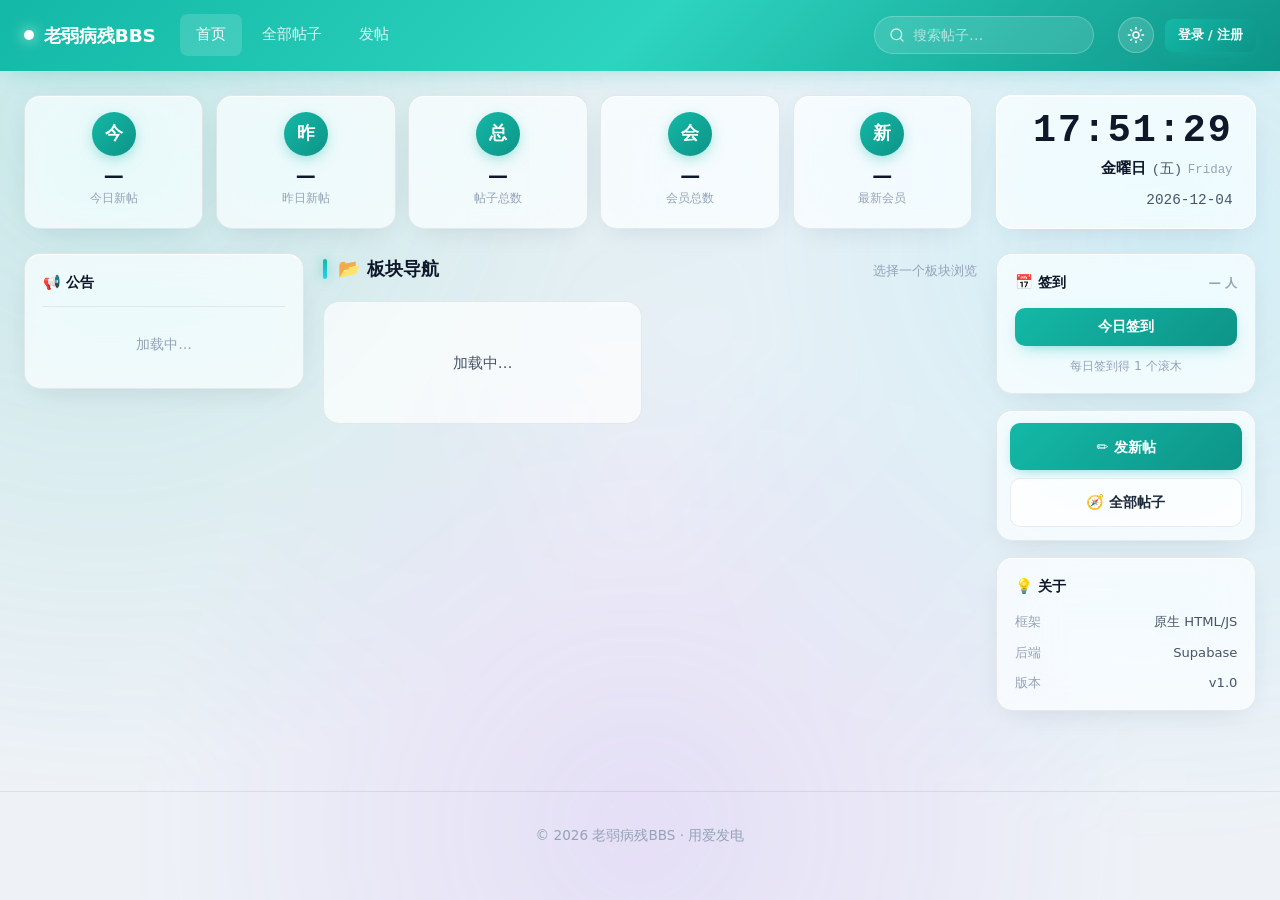
<file: index.html>
<!DOCTYPE html>
<html lang="zh-CN" data-theme="dark">
<head>
<meta charset="UTF-8">
<meta name="viewport" content="width=device-width, initial-scale=1.0">
<meta name="theme-color" content="#0a0e1a">
<title>老弱病残BBS</title>
<link rel="stylesheet" href="assets/style.css">
<script src="assets/lib/supabase-umd.js"></script>
<script>
  (function () {
    try {
      const saved = localStorage.getItem('theme')
      const prefersDark = window.matchMedia('(prefers-color-scheme: dark)').matches
      document.documentElement.setAttribute('data-theme', saved || (prefersDark ? 'dark' : 'light'))
    } catch (e) {}
  })()
</script>
</head>
<body>

<header class="main-header">
  <div class="header-inner">
    <button class="mobile-menu-btn" id="mobile-menu-btn" type="button" aria-label="打开菜单">
      <svg viewBox="0 0 24 24" fill="none" stroke="currentColor" stroke-width="2" stroke-linecap="round" stroke-linejoin="round">
        <line x1="3" y1="6" x2="21" y2="6"/>
        <line x1="3" y1="12" x2="21" y2="12"/>
        <line x1="3" y1="18" x2="21" y2="18"/>
      </svg>
    </button>

    <a href="index.html" class="brand nav-logo">
      <span class="brand-name">老弱病残BBS</span>
    </a>

    <nav class="main-nav">
      <a href="index.html" class="active">首页</a>
      <a href="boards.html">全部帖子</a>
      <a href="new.html">发帖</a>
    </nav>

    <div class="header-search">
      <svg class="search-icon" viewBox="0 0 24 24" fill="none" stroke="currentColor" stroke-width="2" stroke-linecap="round" stroke-linejoin="round">
        <circle cx="11" cy="11" r="8"/>
        <line x1="21" y1="21" x2="16.65" y2="16.65"/>
      </svg>
      <input id="nav-search" type="text" placeholder="搜索帖子…" autocomplete="off">
      <button id="search-clear" class="search-clear" type="button" style="display:none;">
        <svg viewBox="0 0 24 24" fill="none" stroke="currentColor" stroke-width="2" stroke-linecap="round" stroke-linejoin="round">
          <line x1="18" y1="6" x2="6" y2="18"/>
          <line x1="6" y1="6" x2="18" y2="18"/>
        </svg>
      </button>
    </div>

    <div class="header-actions">
      <button class="theme-toggle" id="theme-toggle" aria-label="切换主题">
        <svg class="icon-sun" viewBox="0 0 24 24" fill="none" stroke="currentColor" stroke-width="2" stroke-linecap="round" stroke-linejoin="round">
          <circle cx="12" cy="12" r="4"/>
          <path d="M12 2v2M12 20v2M4.93 4.93l1.41 1.41M17.66 17.66l1.41 1.41M2 12h2M20 12h2M6.34 17.66l-1.41 1.41M19.07 4.93l-1.41 1.41"/>
        </svg>
        <svg class="icon-moon" viewBox="0 0 24 24" fill="none" stroke="currentColor" stroke-width="2" stroke-linecap="round" stroke-linejoin="round">
          <path d="M21 12.79A9 9 0 1 1 11.21 3 7 7 0 0 0 21 12.79z"/>
        </svg>
      </button>
      <span id="nav-right" class="nav-right"></span>
    </div>
  </div>
</header>

<div class="mobile-top-nav" id="mobile-top-nav">
  <a href="boards.html?tag=游戏">游戏</a>
  <a href="boards.html?tag=工具">工具</a>
  <a href="boards.html?tag=软件">软件</a>
  <a href="boards.html?tag=其他">其他</a>
  <button class="mobile-signin-btn" id="mobile-signin-btn" type="button">📅 签到</button>
</div>

<div class="mobile-sidebar-mask" id="mobile-sidebar-mask"></div>

<aside class="mobile-sidebar" id="mobile-sidebar" aria-label="侧边栏">
  <div class="mobile-sidebar-head">
    <div class="ms-avatar" id="ms-avatar">?</div>
    <div class="ms-user-info">
      <div class="ms-username" id="ms-username">未登录</div>
      <div class="ms-wood" id="ms-wood" style="display:none;">
        <svg viewBox="0 0 24 24" fill="none" stroke="currentColor" stroke-width="2" stroke-linecap="round" stroke-linejoin="round">
          <rect x="3" y="8" width="18" height="4" rx="2"/>
          <path d="M5 12v8a2 2 0 0 0 2 2h10a2 2 0 0 0 2-2v-8"/>
        </svg>
        <span id="ms-wood-num">0</span> 个滚木
      </div>
    </div>
    <button class="ms-close" id="ms-close" type="button" aria-label="关闭菜单">
      <svg viewBox="0 0 24 24" fill="none" stroke="currentColor" stroke-width="2" stroke-linecap="round" stroke-linejoin="round">
        <line x1="18" y1="6" x2="6" y2="18"/>
        <line x1="6" y1="6" x2="18" y2="18"/>
      </svg>
    </button>
  </div>

  <div class="mobile-sidebar-body">
    <div class="ms-group-title">公告</div>
    <div id="ms-announcements" class="ms-announcements">
      <div style="text-align:center;padding:1rem;color:var(--text-muted);font-size:0.82rem;">加载中…</div>
    </div>

    <div class="ms-group-title">快捷</div>
    <button class="ms-item ms-signin" id="ms-signin-btn" type="button">
      <span class="ms-icon">📅</span>
      <span class="ms-text">今日签到</span>
      <span class="ms-hint" id="ms-signin-hint">+1 滚木</span>
    </button>
    <a href="new.html" class="ms-item">
      <span class="ms-icon">✏️</span>
      <span class="ms-text">发新帖</span>
      <span class="ms-arrow">→</span>
    </a>
    <a href="boards.html" class="ms-item">
      <span class="ms-icon">📚</span>
      <span class="ms-text">全部帖子</span>
      <span class="ms-arrow">→</span>
    </a>

    <div class="ms-group-title">我的</div>
    <a href="profile.html" class="ms-item">
      <span class="ms-icon">👤</span>
      <span class="ms-text">个人主页</span>
      <span class="ms-arrow">→</span>
    </a>
    <a href="messages.html" class="ms-item">
      <span class="ms-icon">🔔</span>
      <span class="ms-text">消息通知</span>
      <span class="ms-arrow">→</span>
    </a>
    <a href="admin.html" class="ms-item" id="ms-admin" style="display:none;">
      <span class="ms-icon">🛡️</span>
      <span class="ms-text">管理面板</span>
      <span class="ms-arrow">→</span>
    </a>

    <div class="ms-group-title">设置</div>
    <button class="ms-item" id="ms-theme-btn" type="button">
      <span class="ms-icon">🌙</span>
      <span class="ms-text">色调调整</span>
      <span class="ms-hint" id="ms-theme-hint">深色</span>
    </button>

    <div class="ms-divider"></div>
    <button class="ms-item ms-logout" id="ms-logout" type="button" style="display:none;">
      <span class="ms-icon">🚪</span>
      <span class="ms-text">退出登录</span>
    </button>
    <a href="login.html" class="ms-item ms-login" id="ms-login" style="display:none;">
      <span class="ms-icon">🔑</span>
      <span class="ms-text">登录 / 注册</span>
      <span class="ms-arrow">→</span>
    </a>
  </div>
</aside>

<div class="page">

  <section class="stats-panel" id="stats">
    <div class="stats-grid">
      <div class="stat-ball">
        <div class="ball-icon">今</div>
        <div class="ball-num" id="stat-today">—</div>
        <div class="ball-label">今日新帖</div>
      </div>
      <div class="stat-ball">
        <div class="ball-icon">昨</div>
        <div class="ball-num" id="stat-yesterday">—</div>
        <div class="ball-label">昨日新帖</div>
      </div>
      <div class="stat-ball">
        <div class="ball-icon">总</div>
        <div class="ball-num" id="stat-posts">—</div>
        <div class="ball-label">帖子总数</div>
      </div>
      <div class="stat-ball">
        <div class="ball-icon">会</div>
        <div class="ball-num" id="stat-users">—</div>
        <div class="ball-label">会员总数</div>
      </div>
      <div class="stat-ball">
        <div class="ball-icon">新</div>
        <div class="ball-num" id="stat-newest">—</div>
        <div class="ball-label">最新会员</div>
      </div>
    </div>

    <div class="chart_sd y" id="clock-box">
      <div id="clock_c">--:--:--</div>
      <div class="cweek">
        <strong><span id="cweek-jp">—</span></strong>
        <i id="cweek-cn">(—)</i>
        <em id="cweek-en">—</em>
      </div>
      <div id="date_c">----</div>
    </div>
  </section>

  <div class="layout">

    <aside class="col-side col-left">
      <div class="card announcement-card">
        <div class="card-title-bar">
          <span>📢 公告</span>
          <span class="announcement-count" id="announcement-count"></span>
        </div>
        <div class="announcement-list" id="announcement-list">
          <div style="text-align:center;padding:1rem;color:var(--text-muted);font-size:0.85rem;">加载中…</div>
        </div>
      </div>
    </aside>

    <main class="col-main">

      <!-- 桌面端：板块导航 -->
      <div id="board-section">
        <div class="page-section-head">
          <h2>📂 板块导航</h2>
          <span class="sub">选择一个板块浏览</span>
        </div>

        <div class="boards-home-grid" id="boards-home">
          <div class="empty">加载中…</div>
        </div>
      </div>

      <!-- 手机端：直接显示帖子列表 -->
      <div id="posts-section" style="display:none;">
        <div class="page-section-head">
          <h2>📚 最新帖子</h2>
          <span class="sub">按发布时间排序</span>
        </div>
        <div id="home-posts"><div class="empty">加载中…</div></div>
      </div>

    </main>

    <aside class="col-side col-right">
      <div class="card signin-card">
        <div class="signin-head">
          <span>📅 签到</span>
          <span class="signin-count" id="signin-count">— 人</span>
        </div>
        <button class="btn btn-primary signin-btn" id="signin-btn">今日签到</button>
        <div class="signin-hint" id="signin-hint">每日签到得 1 个滚木</div>
      </div>

      <div class="card action-card">
        <a href="new.html" class="action-btn primary">✏️ 发新帖</a>
        <a href="boards.html" class="action-btn">🧭 全部帖子</a>
      </div>

      <div class="card info-card">
        <div class="card-title-bar"><span>💡 关于</span></div>
        <div class="info-list">
          <div class="info-item"><span>框架</span><span>原生 HTML/JS</span></div>
          <div class="info-item"><span>后端</span><span>Supabase</span></div>
          <div class="info-item"><span>版本</span><span>v1.0</span></div>
        </div>
      </div>
    </aside>

  </div>

</div>

<footer>
  <p>© 2026 老弱病残BBS · 用爱发电</p>
</footer>

<div class="mobile-bottom-bar">
  <a href="index.html" class="mb-item active">
    <svg viewBox="0 0 24 24" fill="none" stroke="currentColor" stroke-width="2" stroke-linecap="round" stroke-linejoin="round">
      <path d="M3 9l9-7 9 7v11a2 2 0 0 1-2 2H5a2 2 0 0 1-2-2z"/>
      <polyline points="9 22 9 12 15 12 15 22"/>
    </svg>
    <span>首页</span>
  </a>
  <a href="boards.html" class="mb-item">
    <svg viewBox="0 0 24 24" fill="none" stroke="currentColor" stroke-width="2" stroke-linecap="round" stroke-linejoin="round">
      <path d="M21 15a2 2 0 0 1-2 2H7l-4 4V5a2 2 0 0 1 2-2h14a2 2 0 0 1 2 2z"/>
    </svg>
    <span>帖子</span>
  </a>
  <a href="new.html" class="mb-item mb-center">
    <div class="mb-plus">+</div>
    <span>发帖</span>
  </a>
  <a href="messages.html" class="mb-item">
    <svg viewBox="0 0 24 24" fill="none" stroke="currentColor" stroke-width="2" stroke-linecap="round" stroke-linejoin="round">
      <path d="M18 8A6 6 0 0 0 6 8c0 7-3 9-3 9h18s-3-2-3-9"/>
      <path d="M13.73 21a2 2 0 0 1-3.46 0"/>
    </svg>
    <span>消息</span>
  </a>
  <a href="profile.html" class="mb-item">
    <svg viewBox="0 0 24 24" fill="none" stroke="currentColor" stroke-width="2" stroke-linecap="round" stroke-linejoin="round">
      <path d="M20 21v-2a4 4 0 0 0-4-4H8a4 4 0 0 0-4 4v2"/>
      <circle cx="12" cy="7" r="4"/>
    </svg>
    <span>我的</span>
  </a>
</div>

<script type="module">
import { supabase } from './assets/supabase.js'
import { renderNav, loadStats, loadPosts, escapeHtml, formatTime } from './assets/app.js'

renderNav()
loadStats()

// ============================================================
// 手机端侧边栏
// ============================================================
function initMobileSidebar() {
  const btn = document.getElementById('mobile-menu-btn')
  const sidebar = document.getElementById('mobile-sidebar')
  const mask = document.getElementById('mobile-sidebar-mask')
  const closeBtn = document.getElementById('ms-close')

  if (!btn || !sidebar || !mask) return

  const open = () => {
    sidebar.classList.add('open')
    mask.classList.add('open')
    document.body.style.overflow = 'hidden'
  }
  const close = () => {
    sidebar.classList.remove('open')
    mask.classList.remove('open')
    document.body.style.overflow = ''
  }

  btn.onclick = open
  mask.onclick = close
  if (closeBtn) closeBtn.onclick = close

  document.addEventListener('keydown', (e) => {
    if (e.key === 'Escape' && sidebar.classList.contains('open')) close()
  })
}

async function fillSidebarUser() {
  const { data: { user } } = await supabase.auth.getUser()

  const avatarEl = document.getElementById('ms-avatar')
  const usernameEl = document.getElementById('ms-username')
  const woodEl = document.getElementById('ms-wood')
  const woodNumEl = document.getElementById('ms-wood-num')
  const adminEl = document.getElementById('ms-admin')
  const logoutEl = document.getElementById('ms-logout')
  const loginEl = document.getElementById('ms-login')

  if (user) {
    const { data: profile } = await supabase
      .from('profiles')
      .select('username, role, rolling_wood, avatar_url')
      .eq('id', user.id)
      .single()

    const name = (profile && profile.username) || user.email || '用户'

    if (avatarEl) {
      if (profile && profile.avatar_url) {
        avatarEl.innerHTML = `<img src="${escapeHtml(profile.avatar_url)}" alt="${escapeHtml(name)}" style="width:100%;height:100%;object-fit:cover;border-radius:50%;">`
      } else {
        avatarEl.textContent = name.trim()[0].toUpperCase()
      }
    }
    if (usernameEl) usernameEl.textContent = name
    if (woodEl) woodEl.style.display = 'inline-flex'
    if (woodNumEl) woodNumEl.textContent = (profile && profile.rolling_wood != null) ? profile.rolling_wood : 0
    if (profile && profile.role === 'admin' && adminEl) adminEl.style.display = 'flex'
    if (logoutEl) logoutEl.style.display = 'flex'
    if (loginEl) loginEl.style.display = 'none'
  } else {
    if (avatarEl) avatarEl.textContent = '?'
    if (usernameEl) usernameEl.textContent = '未登录'
    if (woodEl) woodEl.style.display = 'none'
    if (adminEl) adminEl.style.display = 'none'
    if (logoutEl) logoutEl.style.display = 'none'
    if (loginEl) loginEl.style.display = 'flex'
  }
}

function initSidebarTheme() {
  const btn = document.getElementById('ms-theme-btn')
  const hint = document.getElementById('ms-theme-hint')
  if (!btn) return

  const updateHint = () => {
    const theme = document.documentElement.getAttribute('data-theme') || 'dark'
    if (hint) hint.textContent = theme === 'dark' ? '深色' : '浅色'
  }
  updateHint()

  btn.onclick = () => {
    const html = document.documentElement
    const current = html.getAttribute('data-theme') || 'dark'
    const next = current === 'dark' ? 'light' : 'dark'

    html.classList.add('theme-transitioning')
    html.setAttribute('data-theme', next)
    try { localStorage.setItem('theme', next) } catch (e) {}

    updateHint()
    setTimeout(() => html.classList.remove('theme-transitioning'), 600)
  }
}

async function initSidebarSignin() {
  const btn = document.getElementById('ms-signin-btn')
  const hint = document.getElementById('ms-signin-hint')
  if (!btn) return

  const { data: { user } } = await supabase.auth.getUser()

  if (!user) {
    if (hint) hint.textContent = '需登录'
    btn.onclick = () => location.href = 'login.html'
    return
  }

  const today = new Date().toISOString().slice(0, 10)
  const { data: checkin } = await supabase
    .from('checkins')
    .select('date')
    .eq('user_id', user.id)
    .eq('date', today)
    .maybeSingle()

  if (checkin) {
    btn.disabled = true
    btn.classList.add('signed')
    if (hint) hint.textContent = '已签到 ✓'
  }

  btn.onclick = async () => {
    if (btn.disabled) return
    btn.disabled = true
    if (hint) hint.textContent = '签到中…'

    const { data, error } = await supabase.rpc('daily_checkin')

    if (error || !data || !data.success) {
      if (hint) hint.textContent = (error && error.message) || (data && data.error) || '失败'
      btn.disabled = false
      return
    }

    btn.classList.add('signed')
    if (hint) hint.textContent = '+1 滚木 ✓'

    const woodNum = document.getElementById('ms-wood-num')
    if (woodNum) woodNum.textContent = Number(woodNum.textContent) + 1
    const navWood = document.getElementById('nav-wood')
    if (navWood) navWood.textContent = Number(navWood.textContent) + 1
  }
}

function initSidebarLogout() {
  const btn = document.getElementById('ms-logout')
  if (!btn) return
  btn.onclick = async () => {
    if (!confirm('确定退出登录？')) return
    await supabase.auth.signOut()
    location.href = 'index.html'
  }
}

// ============================================================
// 侧边栏公告
// ============================================================
async function loadSidebarAnnouncements() {
  const box = document.getElementById('ms-announcements')
  if (!box) return

  const { data } = await supabase
    .from('announcements')
    .select('*')
    .order('created_at', { ascending: false })
    .limit(10)

  if (!data || !data.length) {
    box.innerHTML = '<div style="text-align:center;padding:1rem;color:var(--text-muted);font-size:0.82rem;">暂无公告</div>'
    return
  }

  box.innerHTML = data.map(a => `
    <button class="ms-ann-item" data-ann-id="${a.id}" type="button">
      <span class="ms-ann-dot"></span>
      <span class="ms-ann-title">${escapeHtml(a.title)}</span>
    </button>
  `).join('')

  box.querySelectorAll('.ms-ann-item').forEach(btn => {
    btn.onclick = () => {
      const id = Number(btn.dataset.annId)
      const a = data.find(x => x.id === id)
      if (a) openAnnouncementModal(a)
    }
  })
}

// ============================================================
// 四大板块
// ============================================================
const BOARDS = [
  { key: '游戏', icon: '🎮', desc: '游戏讨论、攻略、资源', color: 'linear-gradient(135deg, #a855f7, #ec4899)' },
  { key: '工具', icon: '🔧', desc: '效率工具、脚本、插件', color: 'linear-gradient(135deg, #14b8a6, #22d3ee)' },
  { key: '软件', icon: '💻', desc: '软件分享、教程、求助', color: 'linear-gradient(135deg, #6366f1, #8b5cf6)' },
  { key: '其他', icon: '📦', desc: '杂谈、闲聊、生活', color: 'linear-gradient(135deg, #f59e0b, #ef4444)' }
]

async function loadBoards() {
  const box = document.getElementById('boards-home')
  if (!box) return

  const { data: allPosts, error } = await supabase
    .from('posts')
    .select('id, title, created_at, tags_major, profiles!author_id(username)')
    .order('created_at', { ascending: false })

  if (error) {
    box.innerHTML = '<div class="empty">加载失败：' + escapeHtml(error.message) + '</div>'
    return
  }

  const grouped = {}
  BOARDS.forEach(b => { grouped[b.key] = [] })
  ;(allPosts || []).forEach(p => {
    const majors = p.tags_major || []
    for (const t of majors) {
      if (grouped[t]) grouped[t].push(p)
    }
  })

  box.innerHTML = BOARDS.map(b => {
    const posts = grouped[b.key] || []
    const preview = posts.slice(0, 3)

    return `
      <div class="board-home-card">
        <a href="board.html?tag=${encodeURIComponent(b.key)}" class="board-home-link" aria-label="${escapeHtml(b.key)}"></a>

        <div class="board-home-head">
          <div class="board-home-icon" style="background:${b.color};">${b.icon}</div>
          <div style="flex:1;min-width:0;">
            <div class="board-home-name">${escapeHtml(b.key)}</div>
            <div class="board-home-desc">${escapeHtml(b.desc)}</div>
          </div>
          <div class="board-home-count">
            <span class="board-home-count-num">${posts.length}</span>
            <span class="board-home-count-lbl">帖</span>
          </div>
        </div>

        ${preview.length ? `
          <div class="board-home-posts">
            ${preview.map(p => `
              <div class="board-home-post">
                <span class="board-home-post-dot"></span>
                <span class="board-home-post-title">${escapeHtml(p.title)}</span>
                <span class="board-home-post-time">${formatTime(p.created_at)}</span>
              </div>
            `).join('')}
            ${posts.length > 3 ? `<div class="board-home-more">还有 ${posts.length - 3} 篇 →</div>` : ''}
          </div>
        ` : `
          <div class="board-home-empty">暂无帖子</div>
        `}

        <div class="board-home-foot">
          <span>进入板块</span>
          <svg viewBox="0 0 24 24" fill="none" stroke="currentColor" stroke-width="2" stroke-linecap="round" stroke-linejoin="round">
            <line x1="5" y1="12" x2="19" y2="12"/>
            <polyline points="12 5 19 12 12 19"/>
          </svg>
        </div>
      </div>
    `
  }).join('')
}

// ============================================================
// 首页布局：手机显示帖子，桌面显示板块
// ============================================================
async function initHomeLayout() {
  const boardSection = document.getElementById('board-section')
  const postsSection = document.getElementById('posts-section')

  if (window.innerWidth <= 800) {
    boardSection.style.display = 'none'
    postsSection.style.display = 'block'
    await loadPosts('home-posts')
  } else {
    boardSection.style.display = 'block'
    postsSection.style.display = 'none'
    await loadBoards()
  }
}

// ============================================================
// 桌面端公告（左侧栏）
// ============================================================
const annList = document.getElementById('announcement-list')
const annCount = document.getElementById('announcement-count')

async function loadAnnouncements() {
  const { data: announcements } = await supabase
    .from('announcements')
    .select('*')
    .order('created_at', { ascending: false })

  if (annCount) annCount.textContent = ((announcements && announcements.length) || 0) + ' 条'

  if (!announcements || !announcements.length) {
    if (annList) annList.innerHTML = '<div style="text-align:center;padding:1rem;color:var(--text-muted);font-size:0.85rem;">暂无公告</div>'
    return
  }

  if (annList) {
    annList.innerHTML = announcements.map(a => `
      <div class="announcement-item" data-ann-id="${a.id}">
        <div class="announcement-icon">📌</div>
        <div class="announcement-title">${escapeHtml(a.title)}</div>
        <svg class="announcement-arrow" viewBox="0 0 24 24" fill="none" stroke="currentColor" stroke-width="2" stroke-linecap="round" stroke-linejoin="round">
          <polyline points="9 18 15 12 9 6"/>
        </svg>
      </div>
    `).join('')

    annList.querySelectorAll('.announcement-item').forEach(el => {
      el.onclick = () => {
        const id = Number(el.dataset.annId)
        const a = announcements.find(x => x.id === id)
        if (a) openAnnouncementModal(a)
      }
    })
  }
}

function openAnnouncementModal(a) {
  const mask = document.createElement('div')
  mask.className = 'announcement-modal-mask'
  const html = escapeHtml(a.content)
    .replace(/\*\*(.+?)\*\*/g, '<strong>$1</strong>')
    .replace(/\n/g, '<br>')

  mask.innerHTML = `
    <div class="announcement-modal">
      <div class="announcement-modal-head">
        <div>
          <div class="announcement-modal-label">📢 公告</div>
          <h2 class="announcement-modal-title">${escapeHtml(a.title)}</h2>
          <div class="announcement-modal-date">发布于 ${formatTime(a.created_at)}</div>
        </div>
        <button class="announcement-modal-close" type="button">
          <svg viewBox="0 0 24 24" fill="none" stroke="currentColor" stroke-width="2" stroke-linecap="round" stroke-linejoin="round">
            <line x1="18" y1="6" x2="6" y2="18"/>
            <line x1="6" y1="6" x2="18" y2="18"/>
          </svg>
        </button>
      </div>
      <div class="announcement-modal-body">${html}</div>
      <div class="announcement-modal-foot">
        <button class="btn btn-primary" type="button" id="ann-modal-ok">我知道了</button>
      </div>
    </div>
  `
  document.body.appendChild(mask)

  const close = () => {
    mask.style.animation = 'fadeOut 0.2s ease forwards'
    setTimeout(() => mask.remove(), 200)
  }
  mask.querySelector('.announcement-modal-close').onclick = close
  mask.querySelector('#ann-modal-ok').onclick = close
  mask.onclick = (e) => { if (e.target === mask) close() }
  const onEsc = (e) => {
    if (e.key === 'Escape') { close(); document.removeEventListener('keydown', onEsc) }
  }
  document.addEventListener('keydown', onEsc)
}

// ============================================================
// 签到（桌面端 + 移动端同时绑定）
// ============================================================
async function initSignin() {
  const desktopBtn = document.getElementById('signin-btn')
  const desktopHint = document.getElementById('signin-hint')
  const mobileBtn = document.getElementById('mobile-signin-btn')

  if (!desktopBtn && !mobileBtn) return

  const { data: { user } } = await supabase.auth.getUser()

  let alreadySigned = false
  if (user) {
    const today = new Date().toISOString().slice(0, 10)
    const { data: checkin } = await supabase
      .from('checkins').select('date')
      .eq('user_id', user.id).eq('date', today).maybeSingle()
    alreadySigned = !!checkin
  }

  const applySigned = () => {
    if (desktopBtn) {
      desktopBtn.textContent = '✓ 已签到'
      desktopBtn.disabled = true
    }
    if (desktopHint) desktopHint.textContent = '明天再来~'
    if (mobileBtn) {
      mobileBtn.textContent = '✅ 已签到'
      mobileBtn.classList.add('signed')
      mobileBtn.disabled = true
    }
  }

  if (alreadySigned) applySigned()

  const handleSignin = async () => {
    const { data: { user } } = await supabase.auth.getUser()
    if (!user) { location.href = 'login.html?redirect=index.html'; return }

    if (desktopBtn) { desktopBtn.disabled = true; desktopBtn.textContent = '签到中…' }
    if (mobileBtn) { mobileBtn.disabled = true; mobileBtn.textContent = '签到中…' }

    const { data, error } = await supabase.rpc('daily_checkin')

    if (error || !data || !data.success) {
      const errMsg = (error && error.message) || (data && data.error) || '签到失败'
      if (desktopHint) desktopHint.textContent = errMsg
      if (desktopBtn) { desktopBtn.disabled = false; desktopBtn.textContent = '今日签到' }
      if (mobileBtn) { mobileBtn.disabled = false; mobileBtn.textContent = '📅 签到' }
      return
    }

    applySigned()
    if (desktopHint) desktopHint.textContent = '签到成功！+1 滚木'

    const navWood = document.getElementById('nav-wood')
    if (navWood) navWood.textContent = Number(navWood.textContent) + 1
    const msWood = document.getElementById('ms-wood-num')
    if (msWood) msWood.textContent = Number(msWood.textContent) + 1
  }

  if (desktopBtn) desktopBtn.onclick = handleSignin
  if (mobileBtn) mobileBtn.onclick = handleSignin
}

// ============================================================
// 初始化
// ============================================================
initMobileSidebar()
fillSidebarUser()
initSidebarTheme()
initSidebarSignin()
initSidebarLogout()
loadSidebarAnnouncements()
initHomeLayout()
loadAnnouncements()
initSignin()
</script>
</body>
</html>
</file>
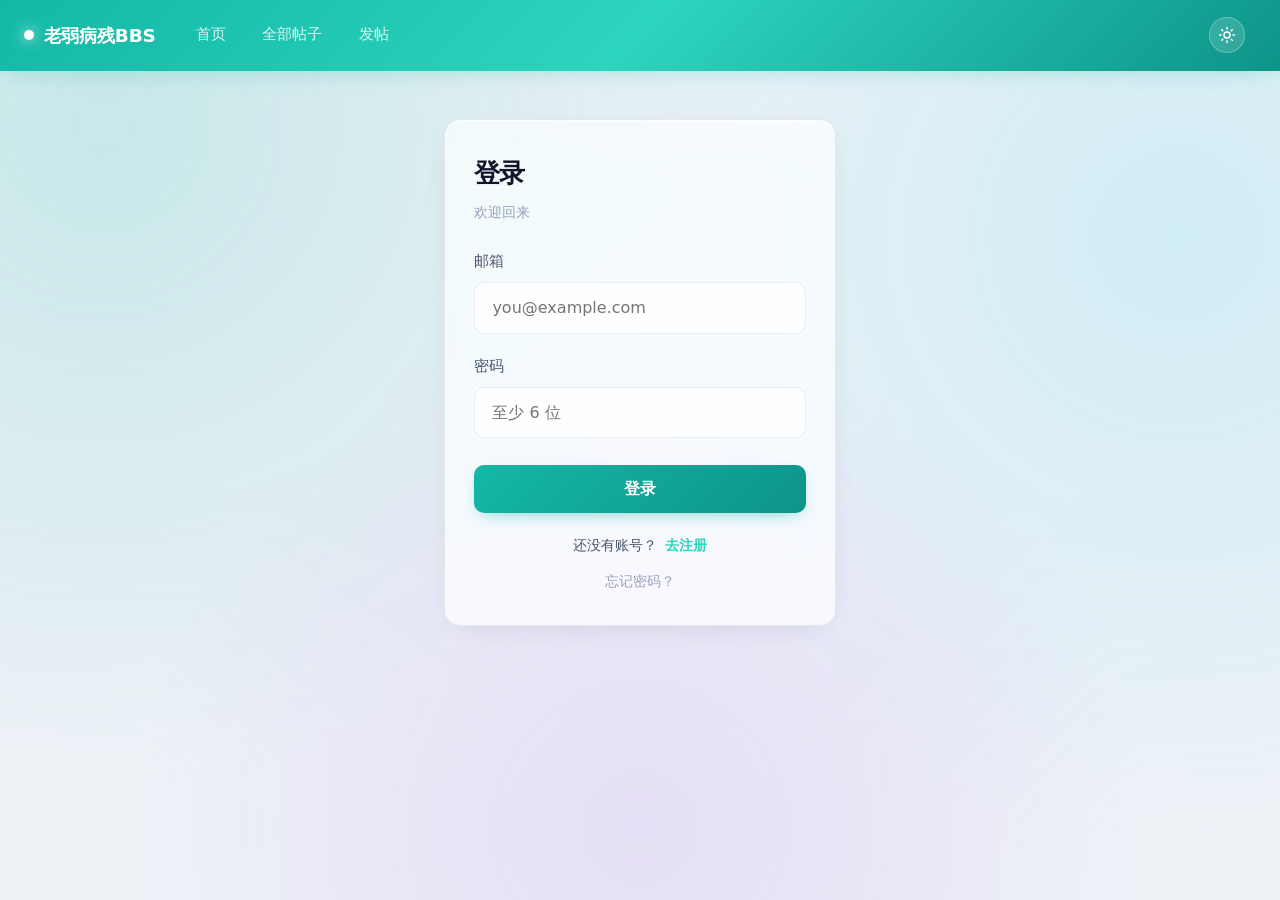
<file: admin-entry.html>
<!DOCTYPE html>
<html lang="zh-CN" data-theme="dark">
<head>
<meta charset="UTF-8">
<meta name="viewport" content="width=device-width, initial-scale=1.0">
<meta name="robots" content="noindex, nofollow">
<title>·</title>
<link rel="stylesheet" href="assets/style.css">
<script src="assets/lib/supabase-umd.js"></script>
<script>
  (function () {
    try {
      const saved = localStorage.getItem('theme')
      const prefersDark = window.matchMedia('(prefers-color-scheme: dark)').matches
      document.documentElement.setAttribute('data-theme', saved || (prefersDark ? 'dark' : 'light'))
    } catch (e) {}
  })()
</script>
</head>
<body>

<nav class="main-header">
  <div class="header-inner">
    <a href="index.html" class="brand nav-logo">
      <span class="brand-name">老弱病残BBS</span>
    </a>
    <div style="flex:1;"></div>
    <div class="header-actions">
      <button class="theme-toggle" id="theme-toggle" aria-label="切换主题">
        <svg class="icon-sun" viewBox="0 0 24 24" fill="none" stroke="currentColor" stroke-width="2" stroke-linecap="round" stroke-linejoin="round">
          <circle cx="12" cy="12" r="4"/>
          <path d="M12 2v2M12 20v2M4.93 4.93l1.41 1.41M17.66 17.66l1.41 1.41M2 12h2M20 12h2M6.34 17.66l-1.41 1.41M19.07 4.93l-1.41 1.41"/>
        </svg>
        <svg class="icon-moon" viewBox="0 0 24 24" fill="none" stroke="currentColor" stroke-width="2" stroke-linecap="round" stroke-linejoin="round">
          <path d="M21 12.79A9 9 0 1 1 11.21 3 7 7 0 0 0 21 12.79z"/>
        </svg>
      </button>
    </div>
  </div>
</nav>

<div class="page" style="max-width:420px;padding-top:4rem;">
  <div class="card" style="padding:2rem;">
    <h2 style="margin-bottom:0.5rem;">管理员邀请码</h2>
    <p style="color:var(--text-dim);font-size:0.9rem;margin-bottom:1.5rem;">
      输入有效邀请码，即可将当前账号升级为管理员。
    </p>

    <div id="msg" class="msg" style="display:none;"></div>

    <form id="form">
      <div class="form-group">
        <label>邀请码</label>
        <input id="code" type="text" required placeholder="XXXX-XXXX-XXXX-XXXX"
               autocomplete="off" autocapitalize="characters" spellcheck="false"
               style="font-family:ui-monospace,monospace;letter-spacing:0.05em;">
      </div>
      <button type="submit" class="btn btn-primary" style="width:100%;" id="submit-btn">
        验证并升级
      </button>
    </form>

    <p style="text-align:center;margin-top:1.2rem;font-size:0.85rem;">
      <a href="index.html" style="color:var(--text-muted);">← 返回首页</a>
    </p>
  </div>
</div>

<script type="module">
import { supabase } from './assets/supabase.js'
import { $, showMsg, initTheme, getUser } from './assets/app.js'

initTheme()

const user = await getUser()
if (!user) {
  const redirect = encodeURIComponent(location.pathname)
  location.href = 'login.html?redirect=' + redirect
  throw new Error('redirecting')
}

const { data: meProfile } = await supabase
  .from('profiles')
  .select('role')
  .eq('id', user.id)
  .single()

if (meProfile && meProfile.role === 'admin') {
  location.href = 'admin.html'
  throw new Error('already admin')
}

$('#form').onsubmit = async (e) => {
  e.preventDefault()
  const btn = $('#submit-btn')
  btn.disabled = true
  const orig = btn.textContent
  btn.textContent = '验证中…'

  const code = $('#code').value.trim()

  const { data, error } = await supabase.rpc('redeem_admin_invite', {
    input_code: code
  })

  if (error) {
    showMsg($('#msg'), error.message || '请求失败', 'error')
    btn.disabled = false
    btn.textContent = orig
    return
  }

  if (!data || !data.success) {
    showMsg($('#msg'), (data && data.error) || '邀请码无效', 'error')
    btn.disabled = false
    btn.textContent = orig
    return
  }

  showMsg($('#msg'), '升级成功，正在进入管理面板…', 'success')
  setTimeout(() => { location.href = 'admin.html' }, 900)
}
</script>
</body>
</html>
</file>
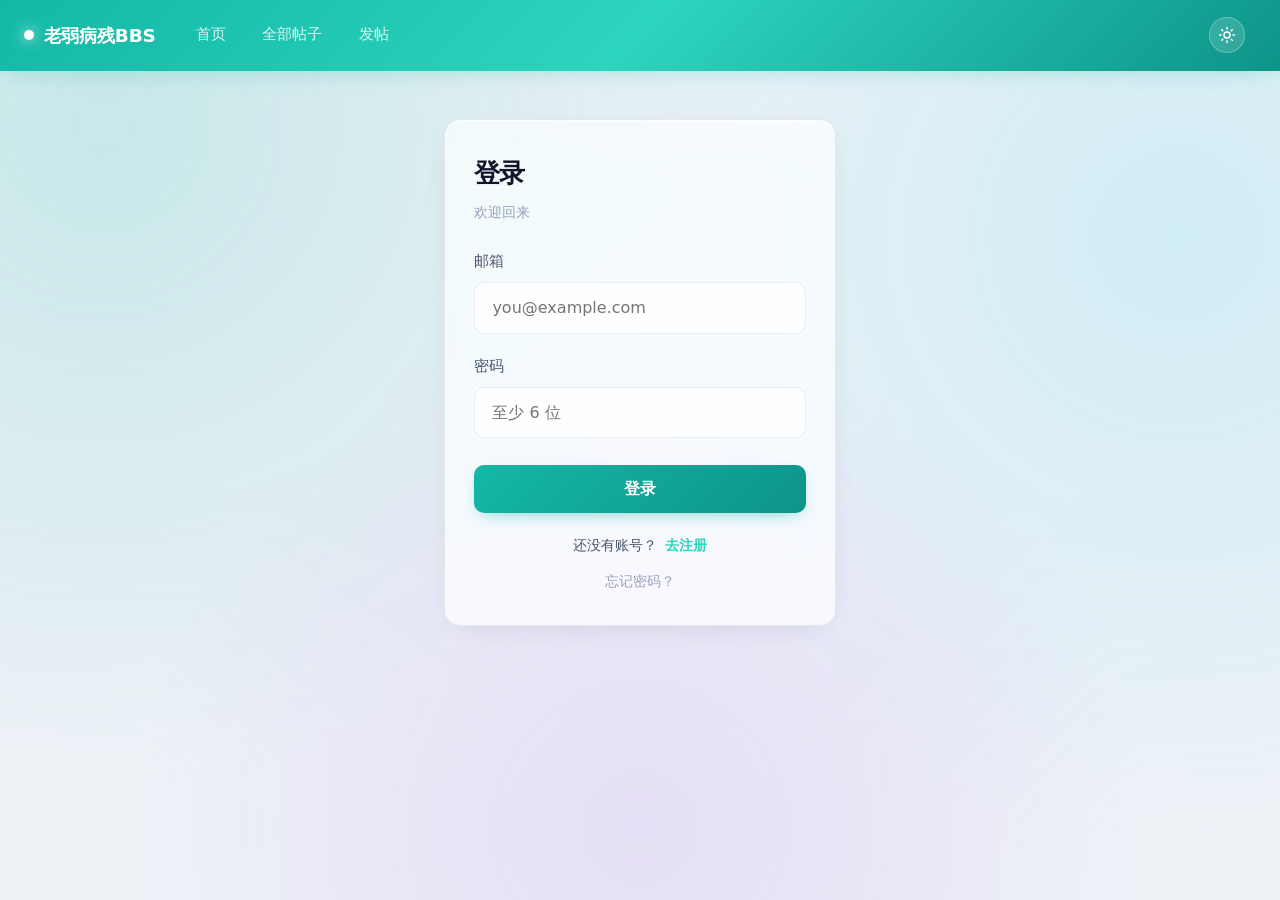
<file: admin.html>
<!DOCTYPE html>
<html lang="zh-CN" data-theme="dark">
<head>
<meta charset="UTF-8">
<meta name="viewport" content="width=device-width, initial-scale=1.0">
<meta name="theme-color" content="#0a0e1a">
<title>管理面板 · 老弱病残BBS</title>
<link rel="stylesheet" href="assets/style.css">
<script src="assets/lib/supabase-umd.js"></script>
<script>
  (function () {
    try {
      const saved = localStorage.getItem('theme')
      const prefersDark = window.matchMedia('(prefers-color-scheme: dark)').matches
      document.documentElement.setAttribute('data-theme', saved || (prefersDark ? 'dark' : 'light'))
    } catch (e) {}
  })()
</script>
<style>
/* ============================================================
   管理面板专用样式
   ============================================================ */
.admin-wrap { padding: 1.2rem 1.5rem 3rem; max-width: 1400px; margin: 0 auto; }

.admin-layout {
  display: grid;
  grid-template-columns: 220px 1fr;
  gap: 1.2rem;
  align-items: start;
}

/* 左侧导航 */
.admin-sidebar {
  position: sticky;
  top: 84px;
  background: var(--card-bg);
  border: 1px solid var(--border);
  border-radius: 16px;
  padding: 0.7rem;
  backdrop-filter: blur(20px) saturate(180%);
  -webkit-backdrop-filter: blur(20px) saturate(180%);
  box-shadow: var(--card-shadow);
}

.admin-sidebar-brand {
  display: flex;
  align-items: center;
  gap: 0.5rem;
  padding: 0.6rem 0.7rem 0.8rem;
  font-weight: 800;
  font-size: 1rem;
  color: var(--text-strong);
  border-bottom: 1px solid var(--border);
  margin-bottom: 0.5rem;
}

.admin-nav { display: flex; flex-direction: column; gap: 0.2rem; }

.admin-nav-item {
  display: flex;
  align-items: center;
  gap: 0.7rem;
  padding: 0.65rem 0.85rem;
  border-radius: 10px;
  background: transparent;
  border: 1px solid transparent;
  color: var(--text-dim);
  font-family: inherit;
  font-size: 0.92rem;
  font-weight: 600;
  text-align: left;
  cursor: pointer;
  text-decoration: none;
  transition: all 0.2s var(--ease);
  width: 100%;
}

.admin-nav-item:hover {
  background: var(--card-bg-hover);
  color: var(--text-strong);
  border-color: var(--border);
}

.admin-nav-item.active {
  background: linear-gradient(135deg, var(--primary), var(--primary-dark));
  color: #fff;
  border-color: transparent;
  box-shadow: 0 6px 16px -8px rgba(20, 184, 166, 0.7);
}

.admin-nav-icon { font-size: 1.1rem; line-height: 1; flex-shrink: 0; }

.admin-sidebar-foot {
  margin-top: 0.6rem;
  padding-top: 0.6rem;
  border-top: 1px solid var(--border);
}

/* 右侧内容区 */
.admin-main { min-width: 0; }

.admin-page { display: none; animation: adminPageIn 0.25s var(--ease); }
.admin-page.active { display: block; }

@keyframes adminPageIn {
  from { opacity: 0; transform: translateY(6px); }
  to { opacity: 1; transform: translateY(0); }
}

.admin-page-head {
  display: flex;
  justify-content: space-between;
  align-items: center;
  gap: 1rem;
  flex-wrap: wrap;
  margin-bottom: 1rem;
  padding-left: 0.9rem;
  position: relative;
}
.admin-page-head::before {
  content: '';
  position: absolute;
  left: 0; top: 50%;
  transform: translateY(-50%);
  width: 4px; height: 22px;
  border-radius: 2px;
  background: linear-gradient(180deg, var(--primary), var(--accent));
  box-shadow: 0 0 12px rgba(20, 184, 166, 0.6);
}
.admin-page-head h2 {
  font-size: 1.25rem;
  font-weight: 800;
  color: var(--text-strong);
  margin: 0;
}
.admin-page-head .admin-page-sub {
  font-size: 0.82rem;
  color: var(--text-muted);
}

/* 概览：统计卡片网格 */
.admin-overview-grid {
  display: grid;
  grid-template-columns: repeat(3, 1fr);
  gap: 0.9rem;
  margin-bottom: 1.2rem;
}

.admin-stat-card {
  padding: 1.2rem 1.3rem;
  background: var(--card-bg);
  border: 1px solid var(--border);
  border-radius: 16px;
  backdrop-filter: blur(20px) saturate(180%);
  -webkit-backdrop-filter: blur(20px) saturate(180%);
  box-shadow: var(--card-shadow);
  position: relative;
  overflow: hidden;
  transition: all 0.3s var(--ease);
}
.admin-stat-card:hover {
  transform: translateY(-3px);
  border-color: var(--border-hover);
  background: var(--card-bg-hover);
}

.admin-stat-head {
  display: flex;
  justify-content: space-between;
  align-items: center;
  margin-bottom: 0.5rem;
}
.admin-stat-label {
  font-size: 0.82rem;
  color: var(--text-muted);
  font-weight: 500;
}
.admin-stat-icon {
  width: 34px; height: 34px;
  border-radius: 10px;
  display: flex;
  align-items: center;
  justify-content: center;
  font-size: 1.1rem;
  background: rgba(20, 184, 166, 0.12);
  color: var(--primary-light);
}
.admin-stat-value {
  font-size: 1.9rem;
  font-weight: 800;
  color: var(--text-strong);
  line-height: 1.1;
  letter-spacing: -0.02em;
  background: linear-gradient(135deg, var(--primary-light), var(--accent));
  -webkit-background-clip: text;
  -webkit-text-fill-color: transparent;
  background-clip: text;
}

/* 图表卡片 */
.admin-chart-card {
  padding: 1.3rem 1.4rem;
  background: var(--card-bg);
  border: 1px solid var(--border);
  border-radius: 16px;
  backdrop-filter: blur(20px) saturate(180%);
  -webkit-backdrop-filter: blur(20px) saturate(180%);
  box-shadow: var(--card-shadow);
  margin-bottom: 1.2rem;
}
.admin-chart-title {
  font-size: 1rem;
  font-weight: 700;
  color: var(--text-strong);
  margin-bottom: 1rem;
  display: flex;
  justify-content: space-between;
  align-items: center;
}
.admin-chart-title .sub {
  font-size: 0.78rem;
  color: var(--text-muted);
  font-weight: 500;
}

.admin-chart-bars {
  display: grid;
  grid-template-columns: repeat(7, 1fr);
  gap: 0.6rem;
  align-items: end;
  height: 140px;
}
.admin-chart-bar {
  display: flex;
  flex-direction: column;
  justify-content: flex-end;
  align-items: center;
  gap: 0.35rem;
  height: 100%;
}
.admin-chart-bar-fill {
  width: 100%;
  max-width: 40px;
  border-radius: 8px 8px 4px 4px;
  background: linear-gradient(180deg, var(--primary-light), var(--primary-dark));
  min-height: 4px;
  transition: height 0.5s var(--ease);
  position: relative;
}
.admin-chart-bar-fill:hover { filter: brightness(1.15); }
.admin-chart-bar-value {
  font-size: 0.75rem;
  font-weight: 700;
  color: var(--primary-light);
}
.admin-chart-bar-label {
  font-size: 0.72rem;
  color: var(--text-muted);
  white-space: nowrap;
}

/* 卡片式列表通用 */
.admin-list { display: flex; flex-direction: column; gap: 0.55rem; }
.admin-card-row {
  padding: 0.9rem 1.1rem;
  background: var(--card-bg);
  border: 1px solid var(--border);
  border-radius: 12px;
  backdrop-filter: blur(20px) saturate(180%);
  -webkit-backdrop-filter: blur(20px) saturate(180%);
  display: flex;
  justify-content: space-between;
  align-items: center;
  gap: 1rem;
  flex-wrap: wrap;
  transition: all 0.25s var(--ease);
}
.admin-card-row:hover {
  background: var(--card-bg-hover);
  border-color: var(--border-hover);
}

/* 工具条 */
.admin-toolbar {
  display: flex;
  align-items: center;
  gap: 0.7rem;
  flex-wrap: wrap;
  margin-bottom: 1rem;
}
.admin-search {
  display: flex;
  align-items: center;
  gap: 0.5rem;
  flex: 1;
  min-width: 200px;
  padding: 0 0.9rem;
  height: 40px;
  background: var(--input-bg);
  border: 1px solid var(--border);
  border-radius: 10px;
  transition: all 0.25s var(--ease);
}
.admin-search:focus-within {
  border-color: var(--primary);
  box-shadow: 0 0 0 3px rgba(20, 184, 166, 0.12);
}
.admin-search svg {
  width: 16px; height: 16px;
  stroke: var(--text-muted);
  flex-shrink: 0;
}
.admin-search input {
  flex: 1;
  background: transparent;
  border: none;
  padding: 0;
  color: var(--text);
  font-family: inherit;
  font-size: 0.92rem;
  outline: none;
  height: auto;
  min-height: auto;
  box-shadow: none;
}

.admin-pill {
  font-size: 0.78rem;
  color: var(--text-muted);
  padding: 0.35rem 0.8rem;
  border-radius: 999px;
  background: var(--card-bg);
  border: 1px solid var(--border);
  white-space: nowrap;
}

/* 移动端回退：小于 1024px 时用原来的垂直布局 */
@media (max-width: 1023px) {
  .admin-layout {
    grid-template-columns: 1fr;
  }
  .admin-sidebar {
    position: static;
    padding: 0.5rem;
  }
  .admin-sidebar-brand { display: none; }
  .admin-nav {
    flex-direction: row;
    overflow-x: auto;
    gap: 0.4rem;
    padding-bottom: 0.2rem;
    -webkit-overflow-scrolling: touch;
  }
  .admin-nav::-webkit-scrollbar { display: none; }
  .admin-nav-item {
    flex-shrink: 0;
    padding: 0.55rem 0.9rem;
    font-size: 0.85rem;
    width: auto;
  }
  .admin-sidebar-foot { display: none; }
  .admin-overview-grid { grid-template-columns: repeat(2, 1fr); }
}

@media (max-width: 520px) {
  .admin-overview-grid { grid-template-columns: 1fr 1fr; gap: 0.6rem; }
  .admin-stat-card { padding: 0.9rem 1rem; }
  .admin-stat-value { font-size: 1.4rem; }
  .admin-stat-icon { width: 28px; height: 28px; font-size: 0.95rem; }
  .admin-chart-bars { gap: 0.3rem; }
  .admin-chart-bar-value { font-size: 0.68rem; }
}
</style>
</head>
<body>

<header class="main-header">
  <div class="header-inner">
    <a href="index.html" class="brand nav-logo">
      <span class="brand-name">老弱病残BBS</span>
    </a>
    <nav class="main-nav">
      <a href="index.html">首页</a>
      <a href="boards.html">全部帖子</a>
      <a href="new.html">发帖</a>
      <a href="admin.html" class="active">管理</a>
    </nav>
    <div class="header-actions">
      <button class="theme-toggle" id="theme-toggle" aria-label="切换主题">
        <svg class="icon-sun" viewBox="0 0 24 24" fill="none" stroke="currentColor" stroke-width="2" stroke-linecap="round" stroke-linejoin="round">
          <circle cx="12" cy="12" r="4"/>
          <path d="M12 2v2M12 20v2M4.93 4.93l1.41 1.41M17.66 17.66l1.41 1.41M2 12h2M20 12h2M6.34 17.66l-1.41 1.41M19.07 4.93l-1.41 1.41"/>
        </svg>
        <svg class="icon-moon" viewBox="0 0 24 24" fill="none" stroke="currentColor" stroke-width="2" stroke-linecap="round" stroke-linejoin="round">
          <path d="M21 12.79A9 9 0 1 1 11.21 3 7 7 0 0 0 21 12.79z"/>
        </svg>
      </button>
      <span id="nav-right" class="nav-right"></span>
    </div>
  </div>
</header>

<div class="admin-wrap">
  <div class="admin-layout">

    <!-- 左侧导航 -->
    <aside class="admin-sidebar">
      <div class="admin-sidebar-brand">
        <span>🛡️</span>
        <span>管理面板</span>
      </div>
      <nav class="admin-nav" id="admin-nav">
        <button class="admin-nav-item active" data-page="dashboard" type="button">
          <span class="admin-nav-icon">📊</span><span>概览</span>
        </button>
        <button class="admin-nav-item" data-page="posts" type="button">
          <span class="admin-nav-icon">📝</span><span>帖子</span>
        </button>
        <button class="admin-nav-item" data-page="users" type="button">
          <span class="admin-nav-icon">👥</span><span>用户</span>
        </button>
        <button class="admin-nav-item" data-page="comments" type="button">
          <span class="admin-nav-icon">💬</span><span>评论</span>
        </button>
        <button class="admin-nav-item" data-page="announcements" type="button">
          <span class="admin-nav-icon">📢</span><span>公告</span>
        </button>
        <button class="admin-nav-item" data-page="invites" type="button">
          <span class="admin-nav-icon">🎟️</span><span>邀请码</span>
        </button>
      </nav>
      <div class="admin-sidebar-foot">
        <a href="index.html" class="admin-nav-item">
          <span class="admin-nav-icon">←</span><span>返回论坛</span>
        </a>
      </div>
    </aside>

    <!-- 右侧内容 -->
    <main class="admin-main">

      <!-- ============ 概览 ============ -->
      <section class="admin-page active" id="page-dashboard">
        <div class="admin-page-head">
          <div>
            <h2>📊 数据概览</h2>
            <div class="admin-page-sub">论坛的整体运行状况</div>
          </div>
        </div>

        <div class="admin-overview-grid">
          <div class="admin-stat-card">
            <div class="admin-stat-head">
              <span class="admin-stat-label">帖子总数</span>
              <div class="admin-stat-icon">📝</div>
            </div>
            <div class="admin-stat-value" id="ov-posts">—</div>
          </div>
          <div class="admin-stat-card">
            <div class="admin-stat-head">
              <span class="admin-stat-label">用户总数</span>
              <div class="admin-stat-icon">👥</div>
            </div>
            <div class="admin-stat-value" id="ov-users">—</div>
          </div>
          <div class="admin-stat-card">
            <div class="admin-stat-head">
              <span class="admin-stat-label">评论总数</span>
              <div class="admin-stat-icon">💬</div>
            </div>
            <div class="admin-stat-value" id="ov-comments">—</div>
          </div>
          <div class="admin-stat-card">
            <div class="admin-stat-head">
              <span class="admin-stat-label">今日新帖</span>
              <div class="admin-stat-icon">☀️</div>
            </div>
            <div class="admin-stat-value" id="ov-today">—</div>
          </div>
          <div class="admin-stat-card">
            <div class="admin-stat-head">
              <span class="admin-stat-label">签到总数</span>
              <div class="admin-stat-icon">📅</div>
            </div>
            <div class="admin-stat-value" id="ov-checkins">—</div>
          </div>
          <div class="admin-stat-card">
            <div class="admin-stat-head">
              <span class="admin-stat-label">滚木总量</span>
              <div class="admin-stat-icon">🪵</div>
            </div>
            <div class="admin-stat-value" id="ov-wood">—</div>
          </div>
        </div>

        <div class="admin-chart-card">
          <div class="admin-chart-title">
            <span>📈 最近 7 天发帖趋势</span>
            <span class="sub" id="chart-sub">加载中…</span>
          </div>
          <div class="admin-chart-bars" id="chart-bars">
            <div class="admin-chart-bar"><div class="admin-chart-bar-fill" style="height:0%"></div><div class="admin-chart-bar-value">—</div><div class="admin-chart-bar-label">—</div></div>
            <div class="admin-chart-bar"><div class="admin-chart-bar-fill" style="height:0%"></div><div class="admin-chart-bar-value">—</div><div class="admin-chart-bar-label">—</div></div>
            <div class="admin-chart-bar"><div class="admin-chart-bar-fill" style="height:0%"></div><div class="admin-chart-bar-value">—</div><div class="admin-chart-bar-label">—</div></div>
            <div class="admin-chart-bar"><div class="admin-chart-bar-fill" style="height:0%"></div><div class="admin-chart-bar-value">—</div><div class="admin-chart-bar-label">—</div></div>
            <div class="admin-chart-bar"><div class="admin-chart-bar-fill" style="height:0%"></div><div class="admin-chart-bar-value">—</div><div class="admin-chart-bar-label">—</div></div>
            <div class="admin-chart-bar"><div class="admin-chart-bar-fill" style="height:0%"></div><div class="admin-chart-bar-value">—</div><div class="admin-chart-bar-label">—</div></div>
            <div class="admin-chart-bar"><div class="admin-chart-bar-fill" style="height:0%"></div><div class="admin-chart-bar-value">—</div><div class="admin-chart-bar-label">—</div></div>
          </div>
        </div>
      </section>

      <!-- ============ 帖子管理 ============ -->
      <section class="admin-page" id="page-posts">
        <div class="admin-page-head">
          <div>
            <h2>📝 帖子管理</h2>
            <div class="admin-page-sub">查看、搜索、删除帖子</div>
          </div>
        </div>

        <div class="admin-toolbar">
          <div class="admin-search">
            <svg viewBox="0 0 24 24" fill="none" stroke="currentColor" stroke-width="2" stroke-linecap="round" stroke-linejoin="round">
              <circle cx="11" cy="11" r="8"/><line x1="21" y1="21" x2="16.65" y2="16.65"/>
            </svg>
            <input id="post-search" type="text" placeholder="搜索标题或作者…" autocomplete="off">
          </div>
          <span class="admin-pill" id="post-count">— 条</span>
        </div>

        <div class="admin-list" id="post-list"></div>
        <div id="post-pagination" class="pagination" style="margin-top:1rem;"></div>
      </section>

      <!-- ============ 用户管理 ============ -->
      <section class="admin-page" id="page-users">
        <div class="admin-page-head">
          <div>
            <h2>👥 用户管理</h2>
            <div class="admin-page-sub">改滚木、设管理员、注销用户</div>
          </div>
        </div>

        <div class="admin-toolbar">
          <div class="admin-search">
            <svg viewBox="0 0 24 24" fill="none" stroke="currentColor" stroke-width="2" stroke-linecap="round" stroke-linejoin="round">
              <circle cx="11" cy="11" r="8"/><line x1="21" y1="21" x2="16.65" y2="16.65"/>
            </svg>
            <input id="user-search" type="text" placeholder="搜索用户名…" autocomplete="off">
          </div>
          <span class="admin-pill" id="user-count">— 人</span>
        </div>

        <div class="admin-list" id="user-list"></div>
      </section>

      <!-- ============ 评论管理 ============ -->
      <section class="admin-page" id="page-comments">
        <div class="admin-page-head">
          <div>
            <h2>💬 评论管理</h2>
            <div class="admin-page-sub">查看、搜索、删除评论</div>
          </div>
        </div>

        <div class="admin-toolbar">
          <div class="admin-search">
            <svg viewBox="0 0 24 24" fill="none" stroke="currentColor" stroke-width="2" stroke-linecap="round" stroke-linejoin="round">
              <circle cx="11" cy="11" r="8"/><line x1="21" y1="21" x2="16.65" y2="16.65"/>
            </svg>
            <input id="comment-search" type="text" placeholder="搜索评论内容或作者…" autocomplete="off">
          </div>
          <span class="admin-pill" id="comment-count">— 条</span>
        </div>

        <div class="admin-list" id="comment-list"></div>
      </section>

      <!-- ============ 公告管理 ============ -->
      <section class="admin-page" id="page-announcements">
        <div class="admin-page-head">
          <div>
            <h2>📢 公告管理</h2>
            <div class="admin-page-sub">发布、编辑、删除公告</div>
          </div>
          <button class="btn btn-primary btn-sm" id="new-announcement">+ 新增公告</button>
        </div>

        <div class="admin-list" id="announcement-list"></div>
      </section>

      <!-- ============ 邀请码 ============ -->
      <section class="admin-page" id="page-invites">
        <div class="admin-page-head">
          <div>
            <h2>🎟️ 邀请码管理</h2>
            <div class="admin-page-sub">生成、查看、复制邀请码</div>
          </div>
          <button class="btn btn-primary btn-sm" id="gen-invite">+ 生成新邀请码</button>
        </div>

        <div class="admin-list" id="invite-list"></div>
      </section>

    </main>
  </div>
</div>

<script type="module">
import { supabase } from './assets/supabase.js'
import { renderNav, escapeHtml, formatTime, initial, bindCardGlow } from './assets/app.js'
import { requireAdmin } from './assets/admin.js'

renderNav()
const me = await requireAdmin()
if (!me) throw new Error('not admin')

// ============================================================
// 导航切换
// ============================================================
const navItems = document.querySelectorAll('.admin-nav-item[data-page]')
const pages = document.querySelectorAll('.admin-page')
let currentPage = 'dashboard'
let loaded = { dashboard: false, posts: false, users: false, comments: false, announcements: false, invites: false }

navItems.forEach(item => {
  item.onclick = () => {
    const pageName = item.dataset.page
    if (pageName === currentPage) return
    currentPage = pageName

    navItems.forEach(i => i.classList.toggle('active', i === item))
    pages.forEach(p => p.classList.toggle('active', p.id === 'page-' + pageName))

    if (!loaded[pageName]) {
      loaded[pageName] = true
      if (pageName === 'dashboard') loadDashboard()
      else if (pageName === 'posts') loadPosts()
      else if (pageName === 'users') loadUsers()
      else if (pageName === 'comments') loadComments()
      else if (pageName === 'announcements') loadAnnouncements()
      else if (pageName === 'invites') loadInvites()
    }
  }
})

// ============================================================
// 概览
// ============================================================
async function loadDashboard() {
  const todayStart = new Date(); todayStart.setHours(0, 0, 0, 0)

  const [
    { count: postCount },
    { count: userCount },
    { count: commentCount },
    { count: todayCount },
    { count: checkinCount },
    { data: woodSum }
  ] = await Promise.all([
    supabase.from('posts').select('*', { count: 'exact', head: true }),
    supabase.from('profiles').select('*', { count: 'exact', head: true }),
    supabase.from('comments').select('*', { count: 'exact', head: true }),
    supabase.from('posts').select('*', { count: 'exact', head: true }).gte('created_at', todayStart.toISOString()),
    supabase.from('checkins').select('*', { count: 'exact', head: true }),
    supabase.from('profiles').select('rolling_wood')
  ])

  const totalWood = (woodSum || []).reduce((s, x) => s + (x.rolling_wood || 0), 0)

  document.getElementById('ov-posts').textContent = postCount ?? 0
  document.getElementById('ov-users').textContent = userCount ?? 0
  document.getElementById('ov-comments').textContent = commentCount ?? 0
  document.getElementById('ov-today').textContent = todayCount ?? 0
  document.getElementById('ov-checkins').textContent = checkinCount ?? 0
  document.getElementById('ov-wood').textContent = totalWood

  // 最近 7 天发帖
  const days = []
  for (let i = 6; i >= 0; i--) {
    const d = new Date()
    d.setHours(0, 0, 0, 0)
    d.setDate(d.getDate() - i)
    const next = new Date(d)
    next.setDate(next.getDate() + 1)
    days.push({ start: d, end: next, label: (d.getMonth() + 1) + '/' + d.getDate() })
  }

  const counts = await Promise.all(days.map(day =>
    supabase.from('posts').select('*', { count: 'exact', head: true })
      .gte('created_at', day.start.toISOString())
      .lt('created_at', day.end.toISOString())
      .then(r => r.count || 0)
  ))

  const maxCount = Math.max(1, ...counts)
  const bars = document.getElementById('chart-bars')
  bars.innerHTML = days.map((day, i) => {
    const c = counts[i]
    const heightPct = Math.round((c / maxCount) * 100)
    return `
      <div class="admin-chart-bar">
        <div class="admin-chart-bar-fill" style="height:${heightPct}%"></div>
        <div class="admin-chart-bar-value">${c}</div>
        <div class="admin-chart-bar-label">${day.label}</div>
      </div>
    `
  }).join('')

  document.getElementById('chart-sub').textContent = '总计 ' + counts.reduce((a, b) => a + b, 0) + ' 篇'
}

// ============================================================
// 帖子管理
// ============================================================
const POST_PAGE_SIZE = 8
let allPosts = []
let filteredPosts = []
let postPage = 1
let postKeyword = ''

async function loadPosts() {
  const box = document.getElementById('post-list')
  box.innerHTML = '<div class="empty">加载中…</div>'

  const { data, error } = await supabase
    .from('posts')
    .select('id, title, created_at, author_id, tags_major, tags_minor, profiles!author_id(username)')
    .order('created_at', { ascending: false })

  if (error) {
    box.innerHTML = '<div class="empty">加载失败：' + escapeHtml(error.message) + '</div>'
    return
  }
  allPosts = data || []
  applyPostFilter()
}

function applyPostFilter() {
  const kw = postKeyword.toLowerCase().trim()
  filteredPosts = !kw ? allPosts.slice() : allPosts.filter(p => {
    const title = (p.title || '').toLowerCase()
    const author = ((p.profiles && p.profiles.username) || '').toLowerCase()
    return title.indexOf(kw) !== -1 || author.indexOf(kw) !== -1
  })
  postPage = 1
  renderPosts()
}

function renderPosts() {
  const box = document.getElementById('post-list')
  document.getElementById('post-count').textContent = filteredPosts.length + ' 条'

  if (!filteredPosts.length) {
    box.innerHTML = '<div class="empty">' + (postKeyword ? '没有匹配的帖子' : '暂无帖子') + '</div>'
    document.getElementById('post-pagination').innerHTML = ''
    return
  }

  const totalPages = Math.ceil(filteredPosts.length / POST_PAGE_SIZE)
  const start = (postPage - 1) * POST_PAGE_SIZE
  const items = filteredPosts.slice(start, start + POST_PAGE_SIZE)

  box.innerHTML = items.map(p => {
    const tags = [].concat(p.tags_major || [], p.tags_minor || [])
    return `
      <div class="admin-card-row">
        <div style="flex:1;min-width:0;">
          <div style="font-weight:700;color:var(--text-strong);margin-bottom:0.2rem;">
            <a href="post.html?id=${p.id}" target="_blank" style="color:inherit;">${escapeHtml(p.title)}</a>
          </div>
          <div style="font-size:0.8rem;color:var(--text-muted);">
            ${escapeHtml((p.profiles && p.profiles.username) || '匿名')} · ${formatTime(p.created_at)}
            ${tags.length ? ' · ' + tags.map(t => '<span class="tag-minor" style="font-size:0.7rem;padding:0.1rem 0.5rem;">' + escapeHtml(t) + '</span>').join(' ') : ''}
          </div>
        </div>
        <button class="btn btn-ghost btn-sm" data-del-post="${p.id}" style="color:#f87171;">删除</button>
      </div>
    `
  }).join('')

  box.querySelectorAll('[data-del-post]').forEach(btn => {
    btn.onclick = async () => {
      if (!confirm('确定删除这个帖子？')) return
      const { error } = await supabase.from('posts').delete().eq('id', btn.dataset.delPost)
      if (error) return alert(error.message)
      allPosts = allPosts.filter(x => x.id !== Number(btn.dataset.delPost))
      applyPostFilter()
    }
  })

  renderPostPagination(totalPages)
}

function renderPostPagination(totalPages) {
  const pag = document.getElementById('post-pagination')
  if (totalPages <= 1) { pag.innerHTML = ''; return }

  const parts = []
  parts.push('<button class="page-btn" data-page="prev" ' + (postPage === 1 ? 'disabled' : '') + '>←</button>')

  const pages = []
  const maxShow = 5
  let start = Math.max(1, postPage - 2)
  let end = Math.min(totalPages, start + maxShow - 1)
  if (end - start + 1 < maxShow) start = Math.max(1, end - maxShow + 1)
  if (start > 1) { pages.push(1); if (start > 2) pages.push('…') }
  for (let i = start; i <= end; i++) pages.push(i)
  if (end < totalPages) { if (end < totalPages - 1) pages.push('…'); pages.push(totalPages) }

  pages.forEach(p => {
    if (p === '…') parts.push('<span class="page-ellipsis">…</span>')
    else parts.push('<button class="page-btn ' + (p === postPage ? 'active' : '') + '" data-page="' + p + '">' + p + '</button>')
  })

  parts.push('<button class="page-btn" data-page="next" ' + (postPage === totalPages ? 'disabled' : '') + '>→</button>')
  pag.innerHTML = parts.join('')

  pag.querySelectorAll('.page-btn').forEach(btn => {
    btn.onclick = () => {
      const t = btn.dataset.page
      if (t === 'prev') postPage = Math.max(1, postPage - 1)
      else if (t === 'next') postPage = Math.min(totalPages, postPage + 1)
      else postPage = Number(t)
      renderPosts()
    }
  })
}

document.getElementById('post-search').addEventListener('input', (e) => {
  postKeyword = e.target.value
  applyPostFilter()
})

// ============================================================
// 用户管理
// ============================================================
let allUsers = []
let userKeyword = ''

async function loadUsers() {
  const box = document.getElementById('user-list')
  box.innerHTML = '<div class="empty">加载中…</div>'

  const { data, error } = await supabase
    .from('profiles')
    .select('id, username, role, rolling_wood, created_at')
    .order('created_at', { ascending: false })

  if (error || !data) {
    box.innerHTML = '<div class="empty">加载失败</div>'
    return
  }
  allUsers = data
  renderUsers()
}

function renderUsers() {
  const box = document.getElementById('user-list')
  const kw = userKeyword.toLowerCase().trim()
  const list = !kw ? allUsers : allUsers.filter(u => (u.username || '').toLowerCase().indexOf(kw) !== -1)

  document.getElementById('user-count').textContent = list.length + ' 人'

  if (!list.length) {
    box.innerHTML = '<div class="empty">' + (userKeyword ? '没有匹配的用户' : '暂无用户') + '</div>'
    return
  }

  box.innerHTML = list.map(u => {
    const isAdmin = u.role === 'admin'
    const isSelf = u.id === me.id
    return `
      <div class="admin-card-row">
        <div style="display:flex;align-items:center;gap:0.75rem;flex:1;min-width:0;">
          <div class="avatar">${escapeHtml(initial(u.username))}</div>
          <div style="min-width:0;">
            <div style="font-weight:600;color:var(--text-strong);">
              ${escapeHtml(u.username)}
              ${isAdmin ? '<span class="tag" style="margin-left:0.4rem;">管理员</span>' : ''}
              ${isSelf ? '<span class="tag" style="margin-left:0.4rem;background:rgba(20,184,166,0.15);color:var(--primary-light);border-color:rgba(20,184,166,0.3);">我</span>' : ''}
            </div>
            <div style="font-size:0.78rem;color:var(--text-muted);">
              注册于 ${formatTime(u.created_at)} · 🪵 ${u.rolling_wood == null ? 0 : u.rolling_wood}
            </div>
          </div>
        </div>
        <div style="display:flex;gap:0.4rem;flex-wrap:wrap;">
          <button class="btn btn-ghost btn-sm" data-edit-wood="${u.id}" data-username="${escapeHtml(u.username)}" data-wood="${u.rolling_wood == null ? 0 : u.rolling_wood}">🪵 改滚木</button>
          ${isSelf ? '' : `
            <button class="btn btn-ghost btn-sm" data-toggle-role="${u.id}" data-current-role="${u.role}">${isAdmin ? '取消管理员' : '设为管理员'}</button>
            <button class="btn btn-ghost btn-sm admin-del" data-del-user="${u.id}" data-username="${escapeHtml(u.username)}">删除账号</button>
          `}
        </div>
      </div>
    `
  }).join('')

  box.querySelectorAll('[data-edit-wood]').forEach(btn => {
    btn.onclick = () => openWoodEditor(btn.dataset.editWood, btn.dataset.username, Number(btn.dataset.wood))
  })
  box.querySelectorAll('[data-toggle-role]').forEach(btn => {
    btn.onclick = async () => {
      const id = btn.dataset.toggleRole
      const cur = btn.dataset.currentRole
      const next = cur === 'admin' ? 'user' : 'admin'
      if (!confirm('确定将该用户角色改为「' + (next === 'admin' ? '管理员' : '普通用户') + '」？')) return
      const { error } = await supabase.from('profiles').update({ role: next }).eq('id', id)
      if (error) return alert(error.message)
      loadUsers()
    }
  })
  box.querySelectorAll('[data-del-user]').forEach(btn => {
    btn.onclick = async () => {
      const id = btn.dataset.delUser
      const name = btn.dataset.username
      if (!confirm('【危险】确定永久删除用户「' + name + '」？所有数据都会被删除且无法恢复！')) return
      if (!confirm('再次确认：真的要删除「' + name + '」？')) return
      btn.disabled = true; btn.textContent = '删除中…'
      const { data, error } = await supabase.rpc('admin_delete_user', { target_user_id: id })
      if (error || !data || !data.success) {
        alert((error && error.message) || (data && data.error) || '删除失败')
        btn.disabled = false; btn.textContent = '删除账号'
        return
      }
      alert('用户「' + name + '」已注销')
      loadUsers()
    }
  })
}

document.getElementById('user-search').addEventListener('input', (e) => {
  userKeyword = e.target.value
  renderUsers()
})

// 改滚木弹窗
function openWoodEditor(userId, username, currentWood) {
  const mask = document.createElement('div')
  mask.className = 'tip-modal-mask'
  mask.innerHTML = `
    <div class="tip-modal" style="max-width:400px;">
      <h3>修改滚木</h3>
      <p>用户：<strong style="color:var(--primary-light);">${username}</strong></p>
      <div class="form-group" style="margin-top:1rem;">
        <label>滚木数量</label>
        <input id="wood-input" type="number" min="0" max="9999999" value="${currentWood}" style="text-align:center;font-size:1.5rem;font-weight:800;letter-spacing:0.05em;">
      </div>
      <div style="display:grid;grid-template-columns:repeat(5,1fr);gap:0.4rem;margin-bottom:1.2rem;">
        <button type="button" class="btn btn-ghost btn-sm" data-quick="0">0</button>
        <button type="button" class="btn btn-ghost btn-sm" data-quick="10">10</button>
        <button type="button" class="btn btn-ghost btn-sm" data-quick="100">100</button>
        <button type="button" class="btn btn-ghost btn-sm" data-quick="999">999</button>
        <button type="button" class="btn btn-ghost btn-sm" data-quick="9999">9999</button>
      </div>
      <div style="display:flex;gap:0.4rem;margin-bottom:1.2rem;">
        <button type="button" class="btn btn-ghost btn-sm" data-add="1" style="flex:1;">+1</button>
        <button type="button" class="btn btn-ghost btn-sm" data-add="10" style="flex:1;">+10</button>
        <button type="button" class="btn btn-ghost btn-sm" data-add="100" style="flex:1;">+100</button>
        <button type="button" class="btn btn-ghost btn-sm" data-sub="10" style="flex:1;">-10</button>
      </div>
      <div class="tip-modal-actions">
        <button class="btn btn-ghost" id="wood-cancel">取消</button>
        <button class="btn btn-primary" id="wood-save">保存</button>
      </div>
    </div>
  `
  document.body.appendChild(mask)
  const input = mask.querySelector('#wood-input')
  setTimeout(() => { input.focus(); input.select() }, 100)

  mask.querySelectorAll('[data-quick]').forEach(b => { b.onclick = () => { input.value = b.dataset.quick; input.focus() } })
  mask.querySelectorAll('[data-add]').forEach(b => { b.onclick = () => { input.value = Math.max(0, (Number(input.value) || 0) + Number(b.dataset.add)); input.focus() } })
  mask.querySelectorAll('[data-sub]').forEach(b => { b.onclick = () => { input.value = Math.max(0, (Number(input.value) || 0) - Number(b.dataset.sub)); input.focus() } })

  const close = () => mask.remove()
  mask.querySelector('#wood-cancel').onclick = close
  mask.onclick = (e) => { if (e.target === mask) close() }
  document.addEventListener('keydown', function onEsc(e) { if (e.key === 'Escape') { close(); document.removeEventListener('keydown', onEsc) } })

  const save = async () => {
    const val = Math.floor(Number(input.value))
    if (!Number.isFinite(val) || val < 0) return alert('请输入有效的数字（≥ 0）')
    if (val > 9999999) return alert('上限 9999999')
    const btn = mask.querySelector('#wood-save')
    btn.disabled = true; btn.textContent = '保存中…'
    const { error } = await supabase.from('profiles').update({ rolling_wood: val }).eq('id', userId)
    if (error) { alert(error.message); btn.disabled = false; btn.textContent = '保存'; return }
    close(); loadUsers()
  }
  mask.querySelector('#wood-save').onclick = save
  input.addEventListener('keydown', (e) => { if (e.key === 'Enter') { e.preventDefault(); save() } })
}

// ============================================================
// 评论管理
// ============================================================
let allComments = []
let commentKeyword = ''

async function loadComments() {
  const box = document.getElementById('comment-list')
  box.innerHTML = '<div class="empty">加载中…</div>'

  const { data, error } = await supabase
    .from('comments')
    .select('id, content, created_at, author_id, post_id, parent_id, profiles!author_id(username), posts!post_id(title)')
    .order('created_at', { ascending: false })
    .limit(300)

  if (error) {
    box.innerHTML = '<div class="empty">加载失败：' + escapeHtml(error.message) + '</div>'
    return
  }
  allComments = data || []
  renderComments()
}

function renderComments() {
  const box = document.getElementById('comment-list')
  const kw = commentKeyword.toLowerCase().trim()
  const list = !kw ? allComments : allComments.filter(c => {
    const content = (c.content || '').toLowerCase()
    const author = ((c.profiles && c.profiles.username) || '').toLowerCase()
    return content.indexOf(kw) !== -1 || author.indexOf(kw) !== -1
  })

  document.getElementById('comment-count').textContent = list.length + ' 条'

  if (!list.length) {
    box.innerHTML = '<div class="empty">' + (commentKeyword ? '没有匹配的评论' : '暂无评论') + '</div>'
    return
  }

  box.innerHTML = list.map(c => {
    const author = (c.profiles && c.profiles.username) || '匿名'
    const postTitle = (c.posts && c.posts.title) || '（帖子已删除）'
    const isReply = !!c.parent_id
    const preview = (c.content || '').slice(0, 200)
    return `
      <div class="admin-card-row">
        <div style="flex:1;min-width:0;">
          <div style="font-size:0.82rem;color:var(--text-muted);margin-bottom:0.3rem;">
            <strong style="color:var(--text-strong);">${escapeHtml(author)}</strong>
            ${isReply ? '<span class="tag-minor" style="margin-left:0.4rem;font-size:0.7rem;">回复</span>' : ''}
            · ${formatTime(c.created_at)}
            · 来自 <a href="post.html?id=${c.post_id}" target="_blank" style="color:var(--primary-light);">${escapeHtml(postTitle)}</a>
          </div>
          <div style="color:var(--text);font-size:0.9rem;line-height:1.6;word-break:break-word;">
            ${escapeHtml(preview)}${(c.content || '').length > 200 ? '…' : ''}
          </div>
        </div>
        <button class="btn btn-ghost btn-sm" data-del-comment="${c.id}" style="color:#f87171;flex-shrink:0;">删除</button>
      </div>
    `
  }).join('')

  box.querySelectorAll('[data-del-comment]').forEach(btn => {
    btn.onclick = async () => {
      if (!confirm('确定删除这条评论？其下的回复也会被删除。')) return
      btn.disabled = true; btn.textContent = '删除中…'
      const { error } = await supabase.from('comments').delete().eq('id', btn.dataset.delComment)
      if (error) {
        alert(error.message + '\n\n如果提示权限不足，请去 Supabase SQL Editor 执行管理员 RLS 策略。')
        btn.disabled = false; btn.textContent = '删除'
        return
      }
      allComments = allComments.filter(x => x.id !== Number(btn.dataset.delComment))
      renderComments()
    }
  })
}

document.getElementById('comment-search').addEventListener('input', (e) => {
  commentKeyword = e.target.value
  renderComments()
})

// ============================================================
// 公告管理
// ============================================================
async function loadAnnouncements() {
  const box = document.getElementById('announcement-list')
  box.innerHTML = '<div class="empty">加载中…</div>'

  const { data, error } = await supabase.from('announcements').select('*').order('created_at', { ascending: false })

  if (error || !data || !data.length) {
    box.innerHTML = '<div class="empty">暂无公告</div>'
    return
  }

  box.innerHTML = data.map(a => `
    <div class="admin-card-row">
      <div style="flex:1;min-width:0;">
        <div style="font-weight:700;color:var(--text-strong);margin-bottom:0.2rem;">${escapeHtml(a.title)}</div>
        <div style="font-size:0.78rem;color:var(--text-muted);">${formatTime(a.created_at)}</div>
      </div>
      <div style="display:flex;gap:0.4rem;">
        <button class="btn btn-ghost btn-sm" data-ann-edit="${a.id}">编辑</button>
        <button class="btn btn-ghost btn-sm" data-ann-del="${a.id}" style="color:#f87171;">删除</button>
      </div>
    </div>
  `).join('')

  box.querySelectorAll('[data-ann-edit]').forEach(btn => {
    btn.onclick = () => {
      const a = data.find(x => x.id === Number(btn.dataset.annEdit))
      if (a) openAnnEditor(a)
    }
  })
  box.querySelectorAll('[data-ann-del]').forEach(btn => {
    btn.onclick = async () => {
      if (!confirm('确定删除这条公告？')) return
      const { error } = await supabase.from('announcements').delete().eq('id', btn.dataset.annDel)
      if (error) return alert(error.message)
      loadAnnouncements()
    }
  })
}

document.getElementById('new-announcement').onclick = () => openAnnEditor()

function openAnnEditor(a) {
  const isEdit = !!a
  const mask = document.createElement('div')
  mask.className = 'tip-modal-mask'
  mask.innerHTML = `
    <div class="tip-modal" style="max-width:640px;">
      <h3>${isEdit ? '编辑公告' : '新增公告'}</h3>
      <div style="margin-top:1rem;">
        <div class="form-group">
          <label>标题</label>
          <input id="ann-title" type="text" maxlength="100" value="${isEdit ? escapeHtml(a.title) : ''}">
        </div>
        <div class="form-group">
          <label>正文（支持 **粗体** 和换行）</label>
          <textarea id="ann-content" style="min-height:200px;">${isEdit ? escapeHtml(a.content) : ''}</textarea>
        </div>
      </div>
      <div class="tip-modal-actions">
        <button class="btn btn-ghost" id="ann-cancel">取消</button>
        <button class="btn btn-primary" id="ann-save">保存</button>
      </div>
    </div>
  `
  document.body.appendChild(mask)
  mask.querySelector('#ann-cancel').onclick = () => mask.remove()
  mask.onclick = (e) => { if (e.target === mask) mask.remove() }

  mask.querySelector('#ann-save').onclick = async () => {
    const title = mask.querySelector('#ann-title').value.trim()
    const content = mask.querySelector('#ann-content').value.trim()
    if (!title || !content) return alert('标题和内容不能为空')
    const btn = mask.querySelector('#ann-save')
    btn.disabled = true; btn.textContent = '保存中…'

    let error
    if (isEdit) {
      const res = await supabase.from('announcements').update({ title, content, updated_at: new Date().toISOString() }).eq('id', a.id)
      error = res.error
    } else {
      const res = await supabase.from('announcements').insert({ title, content })
      error = res.error
    }

    if (error) { alert(error.message); btn.disabled = false; btn.textContent = '保存'; return }
    mask.remove()
    loadAnnouncements()
  }
}

// ============================================================
// 邀请码
// ============================================================
function randomCode() {
  const chars = 'ABCDEFGHJKLMNPQRSTUVWXYZ23456789'
  const seg = n => Array.from({ length: n }, () => chars[Math.floor(Math.random() * chars.length)]).join('')
  return 'LR-' + seg(4) + '-' + seg(4) + '-' + seg(4)
}

document.getElementById('gen-invite').onclick = async () => {
  const code = randomCode()
  const note = prompt('备注（可留空）：')
  if (note === null) return
  const { error } = await supabase.from('admin_invites').insert({ code, note })
  if (error) return alert(error.message)
  loadInvites()
  alert('新邀请码：\n\n' + code + '\n\n请复制保存。')
}

async function loadInvites() {
  const box = document.getElementById('invite-list')
  box.innerHTML = '<div class="empty">加载中…</div>'

  const { data, error } = await supabase
    .from('admin_invites')
    .select('code, created_at, used_at, note, used_by, is_permanent')
    .order('created_at', { ascending: false })

  if (error || !data || !data.length) {
    box.innerHTML = '<div class="empty">还没有邀请码</div>'
    return
  }

  box.innerHTML = data.map(inv => {
    const used = !!inv.used_by && !inv.is_permanent
    return `
      <div class="admin-card-row">
        <div style="flex:1;min-width:0;">
          <div style="font-family:ui-monospace,monospace;font-size:1rem;font-weight:600;letter-spacing:0.05em;
                      color:${used ? 'var(--text-muted)' : 'var(--accent)'};${used ? 'text-decoration:line-through;' : ''}">
            ${escapeHtml(inv.code)}
            ${inv.is_permanent ? '<span class="tag" style="margin-left:0.4rem;">永久</span>' : ''}
          </div>
          <div style="font-size:0.78rem;color:var(--text-muted);margin-top:0.3rem;">
            ${inv.note ? escapeHtml(inv.note) + ' · ' : ''}${used ? '已于 ' + formatTime(inv.used_at) + ' 使用' : '未使用'}
          </div>
        </div>
        ${used ? '' : '<button class="btn btn-ghost btn-sm" data-copy="' + escapeHtml(inv.code) + '">复制</button>'}
      </div>
    `
  }).join('')

  box.querySelectorAll('[data-copy]').forEach(btn => {
    btn.onclick = async () => {
      try {
        await navigator.clipboard.writeText(btn.dataset.copy)
        btn.textContent = '已复制 ✓'
        setTimeout(() => { btn.textContent = '复制' }, 1500)
      } catch (e) { prompt('复制失败，请手动复制：', btn.dataset.copy) }
    }
  })
}

// ============================================================
// 启动
// ============================================================
loadDashboard()
loaded.dashboard = true
</script>
</body>
</html>
</file>
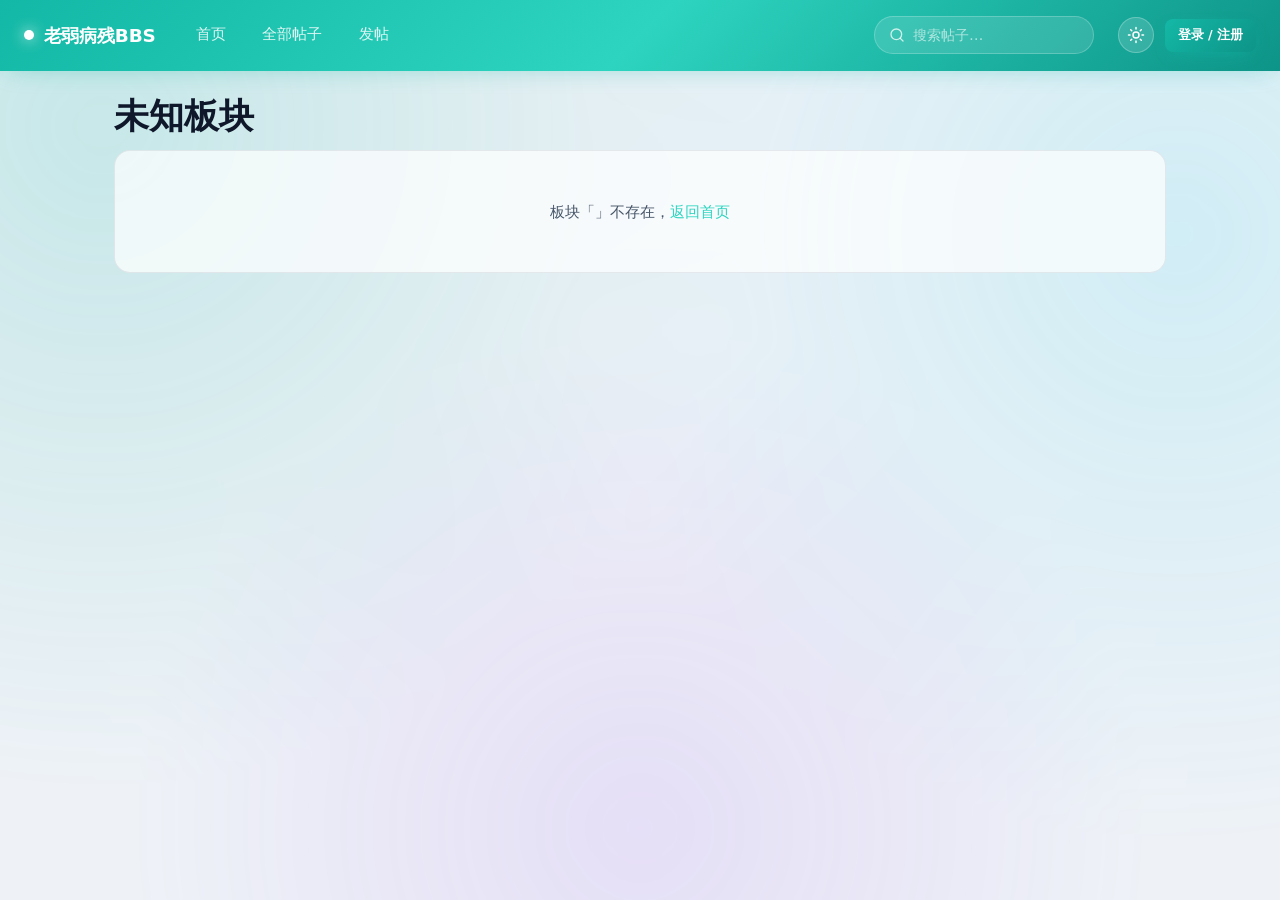
<file: board.html>
<!DOCTYPE html>
<html lang="zh-CN" data-theme="dark">
<head>
<meta charset="UTF-8">
<meta name="viewport" content="width=device-width, initial-scale=1.0">
<meta name="theme-color" content="#0a0e1a">
<title>板块 · 老弱病残BBS</title>
<link rel="stylesheet" href="assets/style.css">
<script src="assets/lib/supabase-umd.js"></script>
<script>
  (function () {
    try {
      const saved = localStorage.getItem('theme')
      const prefersDark = window.matchMedia('(prefers-color-scheme: dark)').matches
      document.documentElement.setAttribute('data-theme', saved || (prefersDark ? 'dark' : 'light'))
    } catch (e) {}
  })()
</script>
</head>
<body>

<header class="main-header">
  <div class="header-inner">
    <a href="index.html" class="brand nav-logo">
      <span class="brand-name">老弱病残BBS</span>
    </a>
    <nav class="main-nav">
      <a href="index.html">首页</a>
      <a href="boards.html">全部帖子</a>
      <a href="new.html">发帖</a>
    </nav>
    <div class="header-search">
      <svg class="search-icon" viewBox="0 0 24 24" fill="none" stroke="currentColor" stroke-width="2" stroke-linecap="round" stroke-linejoin="round">
        <circle cx="11" cy="11" r="8"/>
        <line x1="21" y1="21" x2="16.65" y2="16.65"/>
      </svg>
      <input id="nav-search" type="text" placeholder="搜索帖子…" autocomplete="off">
      <button id="search-clear" class="search-clear" type="button" style="display:none;">
        <svg viewBox="0 0 24 24" fill="none" stroke="currentColor" stroke-width="2" stroke-linecap="round" stroke-linejoin="round">
          <line x1="18" y1="6" x2="6" y2="18"/>
          <line x1="6" y1="6" x2="18" y2="18"/>
        </svg>
      </button>
    </div>
    <div class="header-actions">
      <button class="theme-toggle" id="theme-toggle" aria-label="切换主题">
        <svg class="icon-sun" viewBox="0 0 24 24" fill="none" stroke="currentColor" stroke-width="2" stroke-linecap="round" stroke-linejoin="round">
          <circle cx="12" cy="12" r="4"/>
          <path d="M12 2v2M12 20v2M4.93 4.93l1.41 1.41M17.66 17.66l1.41 1.41M2 12h2M20 12h2M6.34 17.66l-1.41 1.41M19.07 4.93l-1.41 1.41"/>
        </svg>
        <svg class="icon-moon" viewBox="0 0 24 24" fill="none" stroke="currentColor" stroke-width="2" stroke-linecap="round" stroke-linejoin="round">
          <path d="M21 12.79A9 9 0 1 1 11.21 3 7 7 0 0 0 21 12.79z"/>
        </svg>
      </button>
      <span id="nav-right" class="nav-right"></span>
    </div>
  </div>
</header>

<div class="page" style="max-width:1100px;">
  <div id="board-header"></div>
  <div id="posts"><div class="empty">加载中…</div></div>
  <div id="pagination" class="pagination"></div>
</div>

<script type="module">
import { supabase } from './assets/supabase.js'
import { renderNav, escapeHtml, formatTime, initial, bindCardGlow } from './assets/app.js'

renderNav()

const PAGE_SIZE = 8
const params = new URLSearchParams(location.search)
const tag = (params.get('tag') || '').trim()

const BOARDS = {
  '游戏': { icon: '🎮', desc: '游戏讨论、攻略、资源', color: 'linear-gradient(135deg, #a855f7, #ec4899)' },
  '工具': { icon: '🔧', desc: '效率工具、脚本、插件', color: 'linear-gradient(135deg, #14b8a6, #22d3ee)' },
  '软件': { icon: '💻', desc: '软件分享、教程、求助', color: 'linear-gradient(135deg, #6366f1, #8b5cf6)' },
  '其他': { icon: '📦', desc: '杂谈、闲聊、生活', color: 'linear-gradient(135deg, #f59e0b, #ef4444)' }
}

const board = BOARDS[tag]

const headerEl = document.getElementById('board-header')
const postsBox = document.getElementById('posts')
const paginationBox = document.getElementById('pagination')

let currentPage = 1
let currentTotal = 0

// ============ 页面头 ============
async function renderHeader() {
  if (!board) {
    headerEl.innerHTML = '<h1>未知板块</h1>'
    postsBox.innerHTML = '<div class="empty">板块「' + escapeHtml(tag) + '」不存在，<a href="index.html">返回首页</a></div>'
    paginationBox.innerHTML = ''
    return false
  }

  const { count } = await supabase
    .from('posts')
    .select('*', { count: 'exact', head: true })
    .contains('tags_major', [tag])

  currentTotal = count == null ? 0 : count

  headerEl.innerHTML = `
    <div class="board-detail-head">
      <div class="board-detail-icon" style="background:${board.color};">${board.icon}</div>
      <div style="flex:1;min-width:0;">
        <h1 class="board-detail-title">${escapeHtml(tag)}</h1>
        <p class="board-detail-desc">${escapeHtml(board.desc)} · 共 ${currentTotal} 篇</p>
      </div>
      <a href="new.html?tag=${encodeURIComponent(tag)}" class="btn btn-primary">✏️ 发帖</a>
    </div>
  `
  return true
}

// ============ 加载帖子（分页） ============
async function loadPosts(page) {
  if (page == null) page = 1
  const totalPages = Math.max(1, Math.ceil(currentTotal / PAGE_SIZE))

  if (page < 1) page = 1
  if (page > totalPages) page = totalPages
  currentPage = page

  if (!currentTotal) {
    postsBox.innerHTML = `
      <div class="empty">
        <svg viewBox="0 0 24 24"><path d="M21 15a2 2 0 0 1-2 2H7l-4 4V5a2 2 0 0 1 2-2h14a2 2 0 0 1 2 2z"/></svg>
        <div>这个板块还没有帖子，<a href="new.html?tag=${encodeURIComponent(tag)}">来发第一帖</a>吧</div>
      </div>
    `
    paginationBox.innerHTML = ''
    return
  }

  postsBox.innerHTML = '<div class="empty">加载中…</div>'

  const from = (currentPage - 1) * PAGE_SIZE
  const to = from + PAGE_SIZE - 1

  const { data, error } = await supabase
    .from('posts')
    .select('id, title, content, created_at, tags_major, tags_minor, profiles!author_id(username), comments(count), likes(count), tips(count)')
    .contains('tags_major', [tag])
    .order('created_at', { ascending: false })
    .range(from, to)

  if (error) {
    postsBox.innerHTML = '<div class="empty">加载失败：' + escapeHtml(error.message) + '</div>'
    return
  }

  postsBox.innerHTML = (data || []).map(function (p, i) {
    const username = (p.profiles && p.profiles.username) || '匿名'
    const cCount = (p.comments && p.comments[0] && p.comments[0].count) || 0
    const lCount = (p.likes && p.likes[0] && p.likes[0].count) || 0
    const tCount = (p.tips && p.tips[0] && p.tips[0].count) || 0
    const majors = p.tags_major || []
    const minors = p.tags_minor || []

    const raw = String(p.content || '')
      .replace(/!\[[^\]]*\]\([^)]+\)/g, '[图片]')
      .replace(/\[([^\]]+)\]\([^)]+\)/g, '$1')
      .replace(/[#*>`~_\-]/g, '')
      .replace(/\n+/g, ' ').trim()
    const summary = raw.slice(0, 140) + (raw.length > 140 ? '…' : '')

    return `
      <div class="card post-card" style="animation-delay:${Math.min(i * 55, 400)}ms;">
        <a href="post.html?id=${p.id}" class="post-link" aria-label="${escapeHtml(p.title)}"></a>
        <div class="card-head">
          <div class="avatar">${escapeHtml(initial(username))}</div>
          <div style="flex:1;min-width:0;">
            <div style="font-size:0.85rem;color:var(--text-dim);font-weight:500;">${escapeHtml(username)}</div>
            <div style="font-size:0.78rem;color:var(--text-muted);">${formatTime(p.created_at)}</div>
          </div>
        </div>
        <h3>${escapeHtml(p.title)}</h3>
        ${(majors.length || minors.length) ? `
          <div class="post-tags">
            ${majors.map(t => `<a href="board.html?tag=${encodeURIComponent(t)}" class="tag-major">${escapeHtml(t)}</a>`).join('')}
            ${minors.map(t => `<a href="search.html?tag=${encodeURIComponent(t)}&type=minor" class="tag-minor">${escapeHtml(t)}</a>`).join('')}
          </div>
        ` : ''}
        ${summary ? `<div class="card-body">${escapeHtml(summary)}</div>` : ''}
        <div class="card-foot">
          <span class="stat">
            <svg viewBox="0 0 24 24"><path d="M21 15a2 2 0 0 1-2 2H7l-4 4V5a2 2 0 0 1 2-2h14a2 2 0 0 1 2 2z"/></svg>
            ${cCount}
          </span>
          <span class="stat">
            <svg viewBox="0 0 24 24" fill="none" stroke="currentColor" stroke-width="2" stroke-linecap="round" stroke-linejoin="round">
              <path d="M20.84 4.61a5.5 5.5 0 0 0-7.78 0L12 5.67l-1.06-1.06a5.5 5.5 0 0 0-7.78 7.78l1.06 1.06L12 21.23l7.78-7.78 1.06-1.06a5.5 5.5 0 0 0 0-7.78z"/>
            </svg>
            ${lCount}
          </span>
          <span class="stat" title="收到滚木">
            <svg viewBox="0 0 24 24" fill="none" stroke="currentColor" stroke-width="2" stroke-linecap="round" stroke-linejoin="round">
              <rect x="3" y="8" width="18" height="4" rx="2"/>
              <path d="M5 12v8a2 2 0 0 0 2 2h10a2 2 0 0 0 2-2v-8"/>
            </svg>
            ${tCount}
          </span>
          <span class="stat" style="color:var(--primary-light);margin-left:auto;">查看 →</span>
        </div>
      </div>
    `
  }).join('')

  bindCardGlow(postsBox)
  renderPagination(totalPages)
}

// ============ 分页渲染 ============
function renderPagination(totalPages) {
  if (totalPages <= 1) {
    paginationBox.innerHTML = ''
    return
  }

  const parts = []
  parts.push('<button class="page-btn" data-page="prev" ' + (currentPage === 1 ? 'disabled' : '') + '>← 上一页</button>')

  const pages = []
  const maxShow = 7
  let start = Math.max(1, currentPage - Math.floor(maxShow / 2))
  let end = Math.min(totalPages, start + maxShow - 1)
  if (end - start + 1 < maxShow) start = Math.max(1, end - maxShow + 1)

  if (start > 1) {
    pages.push(1)
    if (start > 2) pages.push('…')
  }
  for (let i = start; i <= end; i++) pages.push(i)
  if (end < totalPages) {
    if (end < totalPages - 1) pages.push('…')
    pages.push(totalPages)
  }

  pages.forEach(function (p) {
    if (p === '…') {
      parts.push('<span class="page-ellipsis">…</span>')
    } else {
      parts.push('<button class="page-btn ' + (p === currentPage ? 'active' : '') + '" data-page="' + p + '">' + p + '</button>')
    }
  })

  parts.push('<button class="page-btn" data-page="next" ' + (currentPage === totalPages ? 'disabled' : '') + '>下一页 →</button>')

  paginationBox.innerHTML = parts.join('')

  paginationBox.querySelectorAll('.page-btn').forEach(function (btn) {
    btn.onclick = function () {
      const target = btn.dataset.page
      let newPage = currentPage
      if (target === 'prev') newPage = Math.max(1, currentPage - 1)
      else if (target === 'next') newPage = Math.min(totalPages, currentPage + 1)
      else newPage = Number(target)

      if (newPage === currentPage) return

      loadPosts(newPage)
      window.scrollTo({ top: 0, behavior: 'smooth' })
    }
  })
}

// ============ 初始化 ============
async function init() {
  const ok = await renderHeader()
  if (!ok) return
  loadPosts(1)
}

init()
</script>
</body>
</html>
</file>
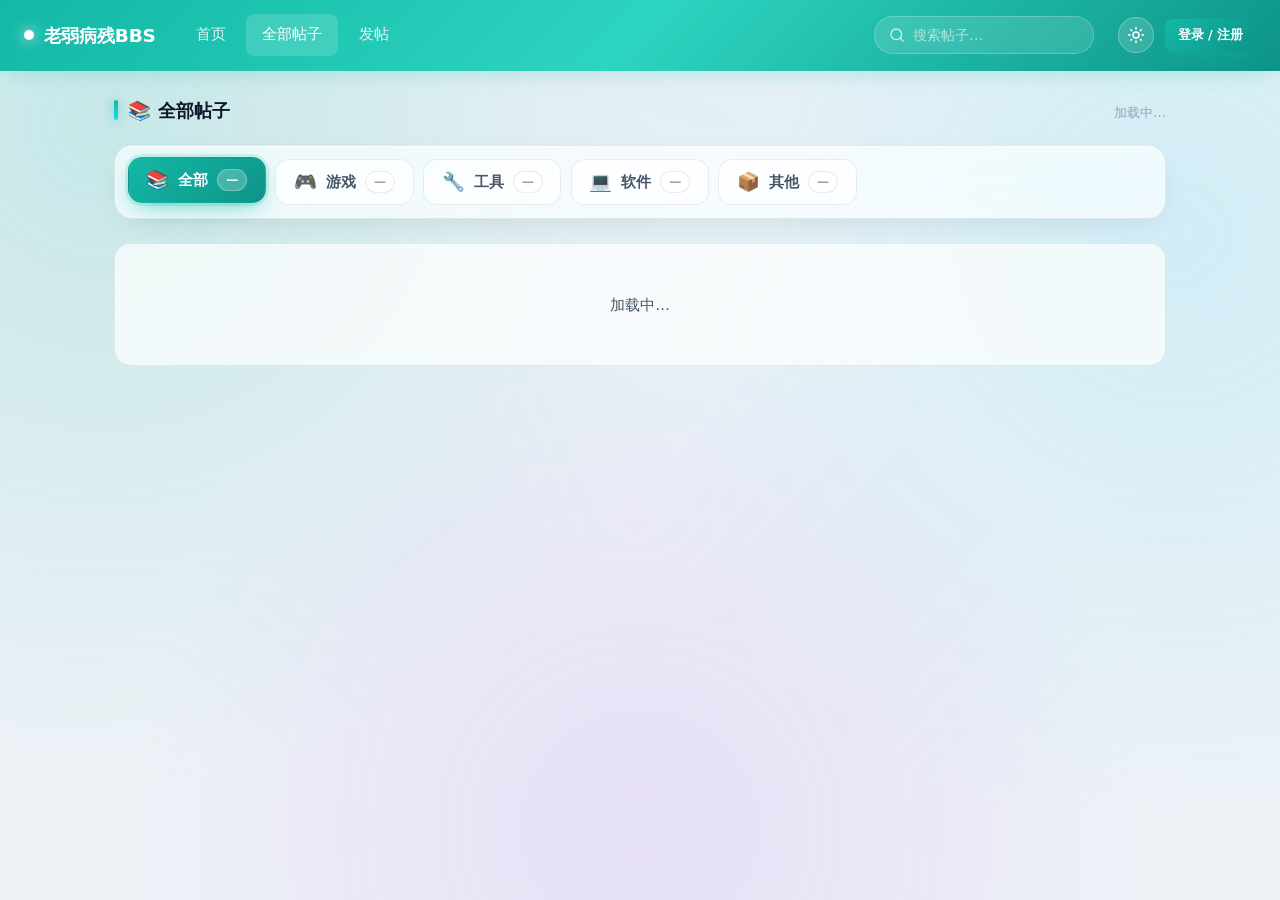
<file: boards.html>
<!DOCTYPE html>
<html lang="zh-CN" data-theme="dark">
<head>
<meta charset="UTF-8">
<meta name="viewport" content="width=device-width, initial-scale=1.0">
<meta name="theme-color" content="#0a0e1a">
<title>全部帖子 · 老弱病残BBS</title>
<link rel="stylesheet" href="assets/style.css">
<script src="assets/lib/supabase-umd.js"></script>
<script>
  (function () {
    try {
      const saved = localStorage.getItem('theme')
      const prefersDark = window.matchMedia('(prefers-color-scheme: dark)').matches
      document.documentElement.setAttribute('data-theme', saved || (prefersDark ? 'dark' : 'light'))
    } catch (e) {}
  })()
</script>
</head>
<body>

<header class="main-header">
  <div class="header-inner">
    <a href="index.html" class="brand nav-logo">
      <span class="brand-name">老弱病残BBS</span>
    </a>
    <nav class="main-nav">
      <a href="index.html">首页</a>
      <a href="boards.html" class="active">全部帖子</a>
      <a href="new.html">发帖</a>
    </nav>
    <div class="header-search">
      <svg class="search-icon" viewBox="0 0 24 24" fill="none" stroke="currentColor" stroke-width="2" stroke-linecap="round" stroke-linejoin="round">
        <circle cx="11" cy="11" r="8"/>
        <line x1="21" y1="21" x2="16.65" y2="16.65"/>
      </svg>
      <input id="nav-search" type="text" placeholder="搜索帖子…" autocomplete="off">
      <button id="search-clear" class="search-clear" type="button" style="display:none;">
        <svg viewBox="0 0 24 24" fill="none" stroke="currentColor" stroke-width="2" stroke-linecap="round" stroke-linejoin="round">
          <line x1="18" y1="6" x2="6" y2="18"/>
          <line x1="6" y1="6" x2="18" y2="18"/>
        </svg>
      </button>
    </div>
    <div class="header-actions">
      <button class="theme-toggle" id="theme-toggle" aria-label="切换主题">
        <svg class="icon-sun" viewBox="0 0 24 24" fill="none" stroke="currentColor" stroke-width="2" stroke-linecap="round" stroke-linejoin="round">
          <circle cx="12" cy="12" r="4"/>
          <path d="M12 2v2M12 20v2M4.93 4.93l1.41 1.41M17.66 17.66l1.41 1.41M2 12h2M20 12h2M6.34 17.66l-1.41 1.41M19.07 4.93l-1.41 1.41"/>
        </svg>
        <svg class="icon-moon" viewBox="0 0 24 24" fill="none" stroke="currentColor" stroke-width="2" stroke-linecap="round" stroke-linejoin="round">
          <path d="M21 12.79A9 9 0 1 1 11.21 3 7 7 0 0 0 21 12.79z"/>
        </svg>
      </button>
      <span id="nav-right" class="nav-right"></span>
    </div>
  </div>
</header>

<div class="page" style="max-width:1100px;">
  <div class="page-section-head" style="margin-bottom:1.2rem;">
    <h2>📚 全部帖子</h2>
    <span class="sub" id="count-sub">加载中…</span>
  </div>

  <div class="board-filter" id="board-filter">
    <button class="filter-btn active" data-tag="">
      <span class="filter-icon">📚</span>
      <span class="filter-name">全部</span>
      <span class="filter-badge" id="badge-all">—</span>
    </button>
    <button class="filter-btn" data-tag="游戏">
      <span class="filter-icon">🎮</span>
      <span class="filter-name">游戏</span>
      <span class="filter-badge" id="badge-游戏">—</span>
    </button>
    <button class="filter-btn" data-tag="工具">
      <span class="filter-icon">🔧</span>
      <span class="filter-name">工具</span>
      <span class="filter-badge" id="badge-工具">—</span>
    </button>
    <button class="filter-btn" data-tag="软件">
      <span class="filter-icon">💻</span>
      <span class="filter-name">软件</span>
      <span class="filter-badge" id="badge-软件">—</span>
    </button>
    <button class="filter-btn" data-tag="其他">
      <span class="filter-icon">📦</span>
      <span class="filter-name">其他</span>
      <span class="filter-badge" id="badge-其他">—</span>
    </button>
  </div>

  <div id="posts"><div class="empty">加载中…</div></div>
  <div id="pagination" class="pagination"></div>
</div>

<script type="module">
import { supabase } from './assets/supabase.js'
import { renderNav, escapeHtml, formatTime, initial, bindCardGlow } from './assets/app.js'

renderNav()

const PAGE_SIZE = 8
let currentTag = ''
let currentPage = 1
let currentTotal = 0

const postsBox = document.getElementById('posts')
const paginationBox = document.getElementById('pagination')
const countSub = document.getElementById('count-sub')
const filterBox = document.getElementById('board-filter')

// ============ 加载各板块数量 ============
async function loadBadgeCounts() {
  const { data } = await supabase.from('posts').select('tags_major')
  const counts = { '': 0, '游戏': 0, '工具': 0, '软件': 0, '其他': 0 }
  ;(data || []).forEach(function (p) {
    counts['']++
    const majors = p.tags_major || []
    for (let i = 0; i < majors.length; i++) {
      const t = majors[i]
      if (counts[t] !== undefined) counts[t]++
    }
  })
  Object.keys(counts).forEach(function (k) {
    const el = document.getElementById('badge-' + (k || 'all'))
    if (el) el.textContent = counts[k]
  })
}

// ============ 加载帖子（分页） ============
async function loadPosts(tag, page) {
  if (tag == null) tag = ''
  if (page == null) page = 1
  currentTag = tag
  currentPage = page

  postsBox.innerHTML = '<div class="empty">加载中…</div>'

  let countQuery = supabase
    .from('posts')
    .select('*', { count: 'exact', head: true })

  if (tag) countQuery = countQuery.contains('tags_major', [tag])

  const { count } = await countQuery
  currentTotal = count == null ? 0 : count

  const totalPages = Math.max(1, Math.ceil(currentTotal / PAGE_SIZE))

  if (page < 1) page = 1
  if (page > totalPages) page = totalPages
  currentPage = page

  countSub.textContent = tag
    ? '「' + tag + '」共 ' + currentTotal + ' 篇'
    : '共 ' + currentTotal + ' 篇帖子'

  if (!currentTotal) {
    postsBox.innerHTML = `
      <div class="empty">
        <svg viewBox="0 0 24 24"><path d="M21 15a2 2 0 0 1-2 2H7l-4 4V5a2 2 0 0 1 2-2h14a2 2 0 0 1 2 2z"/></svg>
        <div>${tag ? '「' + escapeHtml(tag) + '」板块还没有帖子' : '还没有帖子'}，<a href="new.html">来发第一帖</a>吧</div>
      </div>
    `
    paginationBox.innerHTML = ''
    return
  }

  const from = (page - 1) * PAGE_SIZE
  const to = from + PAGE_SIZE - 1

  let query = supabase
    .from('posts')
    .select('id, title, content, created_at, tags_major, tags_minor, profiles!author_id(username), comments(count), likes(count), tips(count)')
    .order('created_at', { ascending: false })
    .range(from, to)

  if (tag) query = query.contains('tags_major', [tag])

  const { data, error } = await query

  if (error) {
    postsBox.innerHTML = '<div class="empty">加载失败：' + escapeHtml(error.message) + '</div>'
    return
  }

  postsBox.innerHTML = (data || []).map(function (p, i) {
    const username = (p.profiles && p.profiles.username) || '匿名'
    const cCount = (p.comments && p.comments[0] && p.comments[0].count) || 0
    const lCount = (p.likes && p.likes[0] && p.likes[0].count) || 0
    const tCount = (p.tips && p.tips[0] && p.tips[0].count) || 0
    const majors = p.tags_major || []
    const minors = p.tags_minor || []

    const raw = String(p.content || '')
      .replace(/!\[[^\]]*\]\([^)]+\)/g, '[图片]')
      .replace(/\[([^\]]+)\]\([^)]+\)/g, '$1')
      .replace(/[#*>`~_\-]/g, '')
      .replace(/\n+/g, ' ').trim()
    const summary = raw.slice(0, 140) + (raw.length > 140 ? '…' : '')

    return `
      <div class="card post-card" style="animation-delay:${Math.min(i * 55, 400)}ms;">
        <a href="post.html?id=${p.id}" class="post-link" aria-label="${escapeHtml(p.title)}"></a>
        <div class="card-head">
          <div class="avatar">${escapeHtml(initial(username))}</div>
          <div style="flex:1;min-width:0;">
            <div style="font-size:0.85rem;color:var(--text-dim);font-weight:500;">${escapeHtml(username)}</div>
            <div style="font-size:0.78rem;color:var(--text-muted);">${formatTime(p.created_at)}</div>
          </div>
        </div>
        <h3>${escapeHtml(p.title)}</h3>
        ${(majors.length || minors.length) ? `
          <div class="post-tags">
            ${majors.map(t => `<a href="board.html?tag=${encodeURIComponent(t)}" class="tag-major">${escapeHtml(t)}</a>`).join('')}
            ${minors.map(t => `<a href="search.html?tag=${encodeURIComponent(t)}&type=minor" class="tag-minor">${escapeHtml(t)}</a>`).join('')}
          </div>
        ` : ''}
        ${summary ? `<div class="card-body">${escapeHtml(summary)}</div>` : ''}
        <div class="card-foot">
          <span class="stat">
            <svg viewBox="0 0 24 24"><path d="M21 15a2 2 0 0 1-2 2H7l-4 4V5a2 2 0 0 1 2-2h14a2 2 0 0 1 2 2z"/></svg>
            ${cCount}
          </span>
          <span class="stat">
            <svg viewBox="0 0 24 24" fill="none" stroke="currentColor" stroke-width="2" stroke-linecap="round" stroke-linejoin="round">
              <path d="M20.84 4.61a5.5 5.5 0 0 0-7.78 0L12 5.67l-1.06-1.06a5.5 5.5 0 0 0-7.78 7.78l1.06 1.06L12 21.23l7.78-7.78 1.06-1.06a5.5 5.5 0 0 0 0-7.78z"/>
            </svg>
            ${lCount}
          </span>
          <span class="stat" title="收到滚木">
            <svg viewBox="0 0 24 24" fill="none" stroke="currentColor" stroke-width="2" stroke-linecap="round" stroke-linejoin="round">
              <rect x="3" y="8" width="18" height="4" rx="2"/>
              <path d="M5 12v8a2 2 0 0 0 2 2h10a2 2 0 0 0 2-2v-8"/>
            </svg>
            ${tCount}
          </span>
          <span class="stat" style="color:var(--primary-light);margin-left:auto;">查看 →</span>
        </div>
      </div>
    `
  }).join('')

  bindCardGlow(postsBox)
  renderPagination(totalPages)
}

// ============ 分页渲染 ============
function renderPagination(totalPages) {
  if (totalPages <= 1) {
    paginationBox.innerHTML = ''
    return
  }

  const parts = []
  parts.push('<button class="page-btn" data-page="prev" ' + (currentPage === 1 ? 'disabled' : '') + '>← 上一页</button>')

  const pages = []
  const maxShow = 7
  let start = Math.max(1, currentPage - Math.floor(maxShow / 2))
  let end = Math.min(totalPages, start + maxShow - 1)
  if (end - start + 1 < maxShow) start = Math.max(1, end - maxShow + 1)

  if (start > 1) {
    pages.push(1)
    if (start > 2) pages.push('…')
  }
  for (let i = start; i <= end; i++) pages.push(i)
  if (end < totalPages) {
    if (end < totalPages - 1) pages.push('…')
    pages.push(totalPages)
  }

  pages.forEach(function (p) {
    if (p === '…') {
      parts.push('<span class="page-ellipsis">…</span>')
    } else {
      parts.push('<button class="page-btn ' + (p === currentPage ? 'active' : '') + '" data-page="' + p + '">' + p + '</button>')
    }
  })

  parts.push('<button class="page-btn" data-page="next" ' + (currentPage === totalPages ? 'disabled' : '') + '>下一页 →</button>')

  paginationBox.innerHTML = parts.join('')

  paginationBox.querySelectorAll('.page-btn').forEach(function (btn) {
    btn.onclick = function () {
      const target = btn.dataset.page
      let newPage = currentPage
      if (target === 'prev') newPage = Math.max(1, currentPage - 1)
      else if (target === 'next') newPage = Math.min(totalPages, currentPage + 1)
      else newPage = Number(target)

      if (newPage === currentPage) return

      loadPosts(currentTag, newPage)
      window.scrollTo({ top: 0, behavior: 'smooth' })
    }
  })
}

// ============ 板块筛选 ============
filterBox.querySelectorAll('.filter-btn').forEach(function (btn) {
  btn.onclick = function () {
    filterBox.querySelectorAll('.filter-btn').forEach(function (b) { b.classList.remove('active') })
    btn.classList.add('active')
    history.replaceState(null, '', btn.dataset.tag ? '?tag=' + encodeURIComponent(btn.dataset.tag) : location.pathname)
    loadPosts(btn.dataset.tag, 1)
  }
})

// ============ 初始化 ============
const urlTag = new URLSearchParams(location.search).get('tag') || ''
if (urlTag) {
  const btn = filterBox.querySelector('[data-tag="' + urlTag + '"]')
  if (btn) {
    filterBox.querySelectorAll('.filter-btn').forEach(function (b) { b.classList.remove('active') })
    btn.classList.add('active')
  }
}

loadBadgeCounts()
loadPosts(urlTag, 1)
</script>
</body>
</html>
</file>
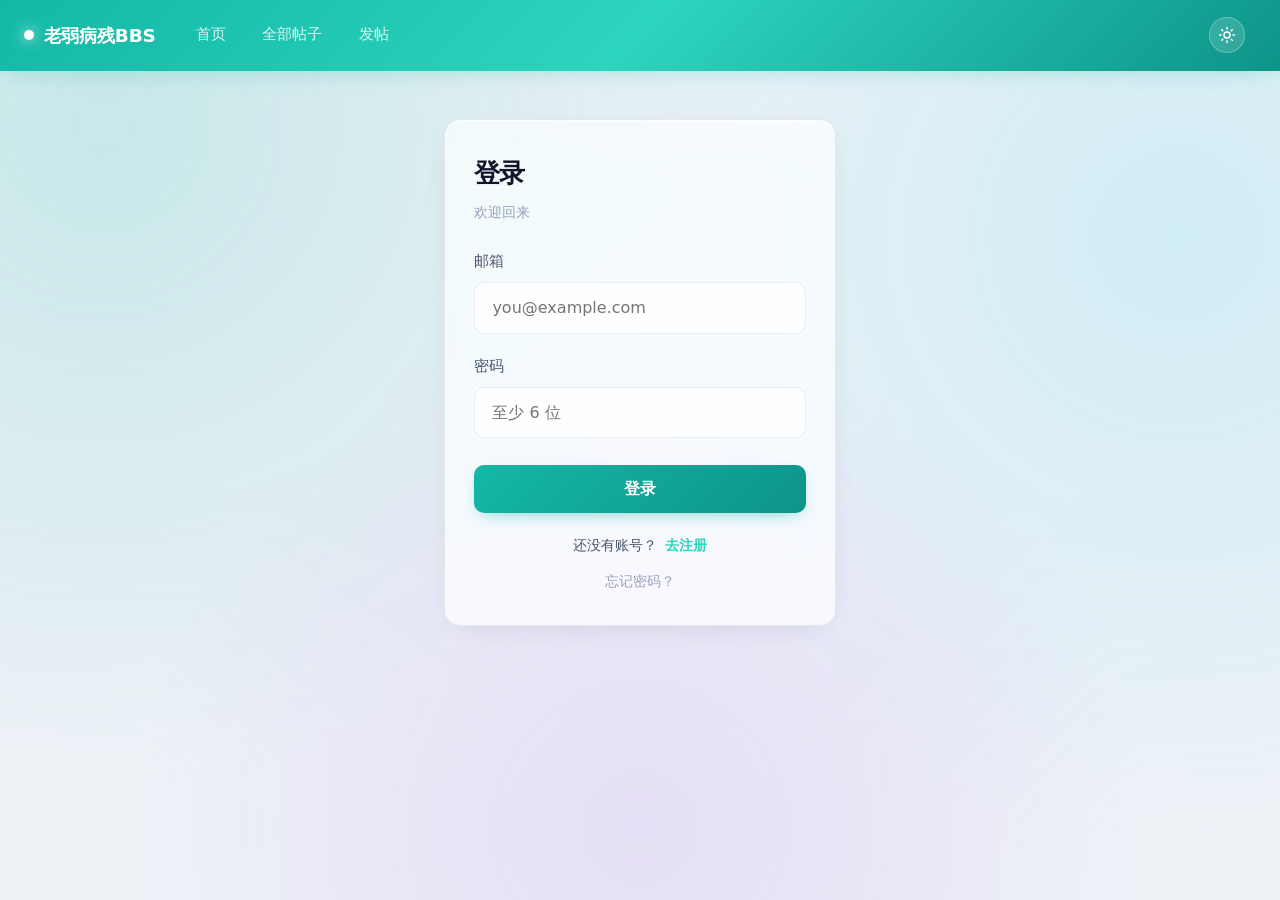
<file: login.html>
<!DOCTYPE html>
<html lang="zh-CN" data-theme="dark">
<head>
<meta charset="UTF-8">
<meta name="viewport" content="width=device-width, initial-scale=1.0">
<meta name="theme-color" content="#0a0e1a">
<title>登录 · 老弱病残BBS</title>
<link rel="stylesheet" href="assets/style.css">
<script src="assets/lib/supabase-umd.js"></script>
<script>
  (function () {
    try {
      const saved = localStorage.getItem('theme')
      const prefersDark = window.matchMedia('(prefers-color-scheme: dark)').matches
      document.documentElement.setAttribute('data-theme', saved || (prefersDark ? 'dark' : 'light'))
    } catch (e) {}
  })()
</script>
</head>
<body>

<header class="main-header">
  <div class="header-inner">
    <a href="index.html" class="brand nav-logo">
      <span class="brand-name">老弱病残BBS</span>
    </a>
    <nav class="main-nav">
      <a href="index.html">首页</a>
      <a href="boards.html">全部帖子</a>
      <a href="new.html">发帖</a>
    </nav>
    <div class="header-actions">
      <button class="theme-toggle" id="theme-toggle" aria-label="切换主题">
        <svg class="icon-sun" viewBox="0 0 24 24" fill="none" stroke="currentColor" stroke-width="2" stroke-linecap="round" stroke-linejoin="round">
          <circle cx="12" cy="12" r="4"/>
          <path d="M12 2v2M12 20v2M4.93 4.93l1.41 1.41M17.66 17.66l1.41 1.41M2 12h2M20 12h2M6.34 17.66l-1.41 1.41M19.07 4.93l-1.41 1.41"/>
        </svg>
        <svg class="icon-moon" viewBox="0 0 24 24" fill="none" stroke="currentColor" stroke-width="2" stroke-linecap="round" stroke-linejoin="round">
          <path d="M21 12.79A9 9 0 1 1 11.21 3 7 7 0 0 0 21 12.79z"/>
        </svg>
      </button>
      <span id="nav-right" class="nav-right"></span>
    </div>
  </div>
</header>

<div class="page" style="max-width:440px;padding-top:3rem;">

  <!-- ============ 登录 / 注册 ============ -->
  <div class="card auth-card" id="auth-card">
    <div class="auth-head">
      <h2 id="title">登录</h2>
      <p class="auth-sub" id="subtitle">欢迎回来</p>
    </div>

    <div id="msg" class="msg" style="display:none;"></div>

    <form id="form">
      <div class="form-group" id="username-group" style="display:none;">
        <label>用户名</label>
        <input id="username" type="text" placeholder="用于显示的名字" maxlength="20" autocomplete="username">
      </div>
      <div class="form-group">
        <label>邮箱</label>
        <input id="email" type="email" required placeholder="you@example.com" autocomplete="email">
      </div>
      <div class="form-group">
        <label>密码</label>
        <input id="password" type="password" required placeholder="至少 6 位" minlength="6" autocomplete="current-password">
      </div>
      <button type="submit" class="btn btn-primary auth-submit" id="submit-btn">登录</button>
    </form>

    <p class="auth-switch">
      <span id="switch-text">还没有账号？</span>
      <a href="#" id="switch-mode">去注册</a>
    </p>

    <p class="forgot-link-wrap" id="forgot-link-wrap">
      <a href="#" id="forgot-password-link">忘记密码？</a>
    </p>
  </div>

  <!-- ============ 注册验证码卡片 ============ -->
  <div class="card auth-card auth-verify" id="verify-card" style="display:none;">
    <div class="verify-icon">
      <svg viewBox="0 0 24 24" fill="none" stroke="currentColor" stroke-width="1.8" stroke-linecap="round" stroke-linejoin="round">
        <path d="M4 4h16c1.1 0 2 .9 2 2v12c0 1.1-.9 2-2 2H4c-1.1 0-2-.9-2-2V6c0-1.1.9-2 2-2z"/>
        <polyline points="22,6 12,13 2,6"/>
      </svg>
      <div class="verify-pulse"></div>
    </div>

    <h2 class="verify-title">输入验证码</h2>
    <p class="verify-desc">
      我们已向 <strong id="verify-email">你的邮箱</strong> 发送了 6 位验证码。<br>
      请在下方输入以完成注册。
    </p>

    <div class="otp-input-wrap">
      <input type="text" id="otp-input" maxlength="6" placeholder="------" autocomplete="one-time-code" inputmode="numeric" pattern="[0-9]*">
    </div>

    <div id="otp-msg" class="msg" style="display:none;"></div>

    <div class="verify-actions" style="margin-top:1.5rem;">
      <button class="btn btn-primary" id="verify-otp-btn" type="button">验证并注册</button>
      <button class="btn btn-ghost" id="back-login-btn" type="button">返回登录</button>
    </div>

    <p class="verify-hint" id="resend-hint" style="margin-top:1rem;"></p>
    <button class="btn btn-ghost btn-sm" id="resend-btn" type="button" style="margin-top:0.5rem;">重新发送验证码</button>
  </div>

  <!-- ============ 忘记密码：输入邮箱 ============ -->
  <div class="card auth-card" id="forgot-card" style="display:none;">
    <div class="auth-head">
      <h2>忘记密码</h2>
      <p class="auth-sub">输入注册邮箱，我们会发送验证码</p>
    </div>

    <div id="forgot-msg" class="msg" style="display:none;"></div>

    <form id="forgot-form">
      <div class="form-group">
        <label>邮箱</label>
        <input id="forgot-email" type="email" required placeholder="you@example.com" autocomplete="email">
      </div>
      <button type="submit" class="btn btn-primary auth-submit" id="forgot-submit">发送验证码</button>
    </form>

    <p class="auth-switch">
      <a href="#" id="forgot-back-login">← 返回登录</a>
    </p>
  </div>

  <!-- ============ 忘记密码：输入验证码 + 新密码 ============ -->
  <div class="card auth-card auth-verify" id="reset-card" style="display:none;">
    <div class="verify-icon">
      <svg viewBox="0 0 24 24" fill="none" stroke="currentColor" stroke-width="1.8" stroke-linecap="round" stroke-linejoin="round">
        <rect x="3" y="11" width="18" height="11" rx="2"/>
        <path d="M7 11V7a5 5 0 0 1 10 0v4"/>
      </svg>
      <div class="verify-pulse"></div>
    </div>

    <h2 class="verify-title">重置密码</h2>
    <p class="verify-desc">
      验证码已发送至 <strong id="reset-email">你的邮箱</strong><br>
      请输入验证码并设置新密码。
    </p>

    <div class="otp-input-wrap">
      <input type="text" id="reset-otp-input" maxlength="6" placeholder="------" autocomplete="one-time-code" inputmode="numeric" pattern="[0-9]*">
    </div>

    <div class="form-group" style="text-align:left;margin-top:1rem;">
      <label>新密码</label>
      <input id="reset-new-password" type="password" minlength="6" placeholder="至少 6 位" autocomplete="new-password">
    </div>
    <div class="form-group" style="text-align:left;">
      <label>确认新密码</label>
      <input id="reset-confirm-password" type="password" minlength="6" placeholder="再次输入" autocomplete="new-password">
    </div>

    <div id="reset-msg" class="msg" style="display:none;"></div>

    <div class="verify-actions" style="margin-top:1rem;">
      <button class="btn btn-primary" id="reset-submit-btn" type="button">确认重置</button>
      <button class="btn btn-ghost" id="reset-back-login-btn" type="button">返回登录</button>
    </div>

    <p class="verify-hint" id="reset-resend-hint" style="margin-top:1rem;"></p>
    <button class="btn btn-ghost btn-sm" id="reset-resend-btn" type="button" style="margin-top:0.5rem;">重新发送验证码</button>
  </div>

</div>

<script type="module">
import { supabase } from './assets/supabase.js'
import { $, showMsg } from './assets/app.js'

let mode = 'login'
let pendingEmail = ''
let resendTimer = null
let resetResendTimer = null

const authCard = $('#auth-card')
const verifyCard = $('#verify-card')
const forgotCard = $('#forgot-card')
const resetCard = $('#reset-card')
const titleEl = $('#title')
const subtitleEl = $('#subtitle')
const switchText = $('#switch-text')
const switchMode = $('#switch-mode')
const usernameGroup = $('#username-group')
const submitBtn = $('#submit-btn')
const msg = $('#msg')
const form = $('#form')

const redirect = new URLSearchParams(location.search).get('redirect') || 'index.html'

const { data: { user } } = await supabase.auth.getUser()
if (user) location.href = redirect

function showCard(card) {
  authCard.style.display = 'none'
  verifyCard.style.display = 'none'
  forgotCard.style.display = 'none'
  resetCard.style.display = 'none'
  card.style.display = 'block'
}

switchMode.onclick = (e) => {
  e.preventDefault()
  mode = mode === 'login' ? 'signup' : 'login'
  const isSignup = mode === 'signup'
  titleEl.textContent = isSignup ? '注册' : '登录'
  subtitleEl.textContent = isSignup ? '创建一个新账号' : '欢迎回来'
  submitBtn.textContent = isSignup ? '注册' : '登录'
  switchText.textContent = isSignup ? '已有账号？' : '还没有账号？'
  switchMode.textContent = isSignup ? '去登录' : '去注册'
  usernameGroup.style.display = isSignup ? 'block' : 'none'
  $('#forgot-link-wrap').style.display = isSignup ? 'none' : 'block'
  $('#password').setAttribute('autocomplete', isSignup ? 'new-password' : 'current-password')
  msg.style.display = 'none'
}

form.onsubmit = async (e) => {
  e.preventDefault()
  submitBtn.disabled = true
  const orig = submitBtn.textContent
  submitBtn.textContent = '处理中…'

  const email = $('#email').value.trim()
  const password = $('#password').value

  try {
    if (mode === 'signup') {
      const username = $('#username').value.trim() || 'user_' + Math.random().toString(36).slice(2, 8)

      const { data, error } = await supabase.auth.signUp({
        email, password,
        options: { data: { username } }
      })
      if (error) throw error

      if (data && data.session) {
        showMsg(msg, '注册成功，正在跳转…', 'success')
        setTimeout(() => location.href = redirect, 800)
      } else {
        pendingEmail = email
        $('#verify-email').textContent = email
        showCard(verifyCard)
        $('#otp-input').value = ''
        $('#otp-msg').style.display = 'none'
        $('#resend-hint').textContent = ''
        resetResendBtn()
        submitBtn.disabled = false
        submitBtn.textContent = orig
        setTimeout(() => $('#otp-input').focus(), 150)
      }
    } else {
      const { error } = await supabase.auth.signInWithPassword({ email, password })
      if (error) throw error
      showMsg(msg, '登录成功，正在跳转…', 'success')
      setTimeout(() => location.href = redirect, 500)
    }
  } catch (err) {
    let text = (err && err.message) || '操作失败'
    if (text.indexOf('Email not confirmed') !== -1) text = '邮箱尚未验证，请到邮箱获取验证码后再登录'
    else if (text.indexOf('Invalid login credentials') !== -1) text = '邮箱或密码错误'
    else if (text.indexOf('User already registered') !== -1) text = '该邮箱已注册，请直接登录'
    else if (text.indexOf('Password should be at least') !== -1) text = '密码至少 6 位'

    showMsg(msg, text, 'error')
    submitBtn.disabled = false
    submitBtn.textContent = orig
  }
}

// ============ 注册验证码 ============
const otpInput = $('#otp-input')
otpInput.addEventListener('input', () => {
  otpInput.value = otpInput.value.replace(/\D/g, '').slice(0, 6)
  if (otpInput.value.length === 6) verifyOtp()
})
otpInput.addEventListener('keydown', (e) => {
  if (e.key === 'Enter') { e.preventDefault(); verifyOtp() }
})

async function verifyOtp() {
  const token = otpInput.value.trim()
  const otpMsg = $('#otp-msg')
  const btn = $('#verify-otp-btn')

  if (token.length !== 6 || !/^\d+$/.test(token)) {
    showMsg(otpMsg, '请输入 6 位数字验证码', 'error')
    return
  }
  if (btn.disabled) return

  btn.disabled = true
  btn.textContent = '验证中…'

  try {
    const { data, error } = await supabase.auth.verifyOtp({
      email: pendingEmail,
      token: token,
      type: 'signup'
    })
    if (error) throw error

    if (data && data.session) {
      showMsg(otpMsg, '验证成功，正在跳转…', 'success')
      setTimeout(() => location.href = redirect, 800)
    } else {
      showMsg(otpMsg, '验证成功，请返回登录', 'success')
      setTimeout(() => backToLogin(), 1000)
    }
  } catch (err) {
    let text = (err && err.message) || '验证失败'
    const low = text.toLowerCase()
    if (text.indexOf('Token has expired') !== -1 || low.indexOf('invalid') !== -1) {
      text = '验证码错误或已过期，请重新获取'
    }
    showMsg(otpMsg, text, 'error')
    btn.disabled = false
    btn.textContent = '验证并注册'
    otpInput.focus()
    otpInput.select()
  }
}
$('#verify-otp-btn').onclick = verifyOtp

function resetResendBtn() {
  const btn = $('#resend-btn')
  if (resendTimer) { clearInterval(resendTimer); resendTimer = null }
  btn.disabled = false
  btn.textContent = '重新发送验证码'
}

$('#resend-btn').onclick = async () => {
  if (!pendingEmail) return
  const btn = $('#resend-btn')
  const hint = $('#resend-hint')
  btn.disabled = true
  btn.textContent = '发送中…'

  try {
    const { error } = await supabase.auth.resend({ type: 'signup', email: pendingEmail })
    if (error) throw error

    hint.textContent = '✓ 验证码已重新发送，请查收'
    hint.style.color = 'var(--primary-light)'
    let countdown = 60
    resendTimer = setInterval(() => {
      countdown--
      btn.textContent = '重新发送 (' + countdown + 's)'
      if (countdown <= 0) {
        clearInterval(resendTimer); resendTimer = null
        btn.disabled = false
        btn.textContent = '重新发送验证码'
      }
    }, 1000)
  } catch (err) {
    hint.textContent = '✗ ' + ((err && err.message) || '发送失败')
    hint.style.color = '#f87171'
    btn.disabled = false
    btn.textContent = '重新发送验证码'
  }
}

function backToLogin() {
  showCard(authCard)
  mode = 'login'
  titleEl.textContent = '登录'
  subtitleEl.textContent = '欢迎回来'
  submitBtn.textContent = '登录'
  switchText.textContent = '还没有账号？'
  switchMode.textContent = '去注册'
  usernameGroup.style.display = 'none'
  $('#forgot-link-wrap').style.display = 'block'
  form.reset()
  msg.style.display = 'none'
  resetResendBtn()
}
$('#back-login-btn').onclick = backToLogin

// ============ 忘记密码 ============
let resetEmail = ''

$('#forgot-password-link').onclick = (e) => {
  e.preventDefault()
  $('#forgot-email').value = $('#email').value.trim()
  $('#forgot-msg').style.display = 'none'
  showCard(forgotCard)
  setTimeout(() => $('#forgot-email').focus(), 150)
}

$('#forgot-back-login').onclick = (e) => {
  e.preventDefault()
  backToLogin()
}

$('#forgot-form').onsubmit = async (e) => {
  e.preventDefault()
  const btn = $('#forgot-submit')
  const email = $('#forgot-email').value.trim()
  const forgotMsg = $('#forgot-msg')

  if (!email) {
    showMsg(forgotMsg, '请输入邮箱', 'error')
    return
  }

  btn.disabled = true
  btn.textContent = '发送中…'

  try {
    const { error } = await supabase.auth.resetPasswordForEmail(email)
    if (error) throw error

    resetEmail = email
    $('#reset-email').textContent = email
    showCard(resetCard)
    $('#reset-otp-input').value = ''
    $('#reset-new-password').value = ''
    $('#reset-confirm-password').value = ''
    $('#reset-msg').style.display = 'none'
    $('#reset-resend-hint').textContent = ''
    resetResetResendBtn()
    setTimeout(() => $('#reset-otp-input').focus(), 150)
  } catch (err) {
    let text = (err && err.message) || '发送失败'
    if (text.toLowerCase().indexOf('user not found') !== -1) text = '该邮箱未注册'
    showMsg(forgotMsg, text, 'error')
  }

  btn.disabled = false
  btn.textContent = '发送验证码'
}

const resetOtpInput = $('#reset-otp-input')
resetOtpInput.addEventListener('input', () => {
  resetOtpInput.value = resetOtpInput.value.replace(/\D/g, '').slice(0, 6)
})

$('#reset-submit-btn').onclick = async () => {
  const btn = $('#reset-submit-btn')
  const token = resetOtpInput.value.trim()
  const pwd = $('#reset-new-password').value
  const pwd2 = $('#reset-confirm-password').value
  const resetMsg = $('#reset-msg')

  if (token.length !== 6 || !/^\d+$/.test(token)) {
    showMsg(resetMsg, '请输入 6 位数字验证码', 'error')
    return
  }
  if (!pwd || pwd.length < 6) {
    showMsg(resetMsg, '新密码至少 6 位', 'error')
    return
  }
  if (pwd !== pwd2) {
    showMsg(resetMsg, '两次输入的密码不一致', 'error')
    return
  }

  btn.disabled = true
  btn.textContent = '重置中…'

  try {
    const { data, error } = await supabase.auth.verifyOtp({
      email: resetEmail,
      token: token,
      type: 'recovery'
    })
    if (error) throw error
    if (!data || !data.session) throw new Error('验证码验证失败')

    const { error: updateErr } = await supabase.auth.updateUser({ password: pwd })
    if (updateErr) throw updateErr

    showMsg(resetMsg, '✓ 密码已重置，正在跳转…', 'success')
    setTimeout(() => location.href = redirect, 900)
  } catch (err) {
    let text = (err && err.message) || '重置失败'
    const low = text.toLowerCase()
    if (text.indexOf('Token has expired') !== -1 || low.indexOf('invalid') !== -1) {
      text = '验证码错误或已过期，请重新获取'
    } else if (low.indexOf('same as the old password') !== -1 || low.indexOf('new password should be different') !== -1) {
      text = '新密码不能与旧密码相同'
    }
    showMsg(resetMsg, text, 'error')
    btn.disabled = false
    btn.textContent = '确认重置'
  }
}

function resetResetResendBtn() {
  const btn = $('#reset-resend-btn')
  if (resetResendTimer) { clearInterval(resetResendTimer); resetResendTimer = null }
  btn.disabled = false
  btn.textContent = '重新发送验证码'
}

$('#reset-resend-btn').onclick = async () => {
  if (!resetEmail) return
  const btn = $('#reset-resend-btn')
  const hint = $('#reset-resend-hint')
  btn.disabled = true
  btn.textContent = '发送中…'

  try {
    const { error } = await supabase.auth.resetPasswordForEmail(resetEmail)
    if (error) throw error

    hint.textContent = '✓ 验证码已重新发送，请查收'
    hint.style.color = 'var(--primary-light)'
    let countdown = 60
    resetResendTimer = setInterval(() => {
      countdown--
      btn.textContent = '重新发送 (' + countdown + 's)'
      if (countdown <= 0) {
        clearInterval(resetResendTimer); resetResendTimer = null
        btn.disabled = false
        btn.textContent = '重新发送验证码'
      }
    }, 1000)
  } catch (err) {
    hint.textContent = '✗ ' + ((err && err.message) || '发送失败')
    hint.style.color = '#f87171'
    btn.disabled = false
    btn.textContent = '重新发送验证码'
  }
}

$('#reset-back-login-btn').onclick = () => {
  resetEmail = ''
  backToLogin()
}
</script>
</body>
</html>
</file>
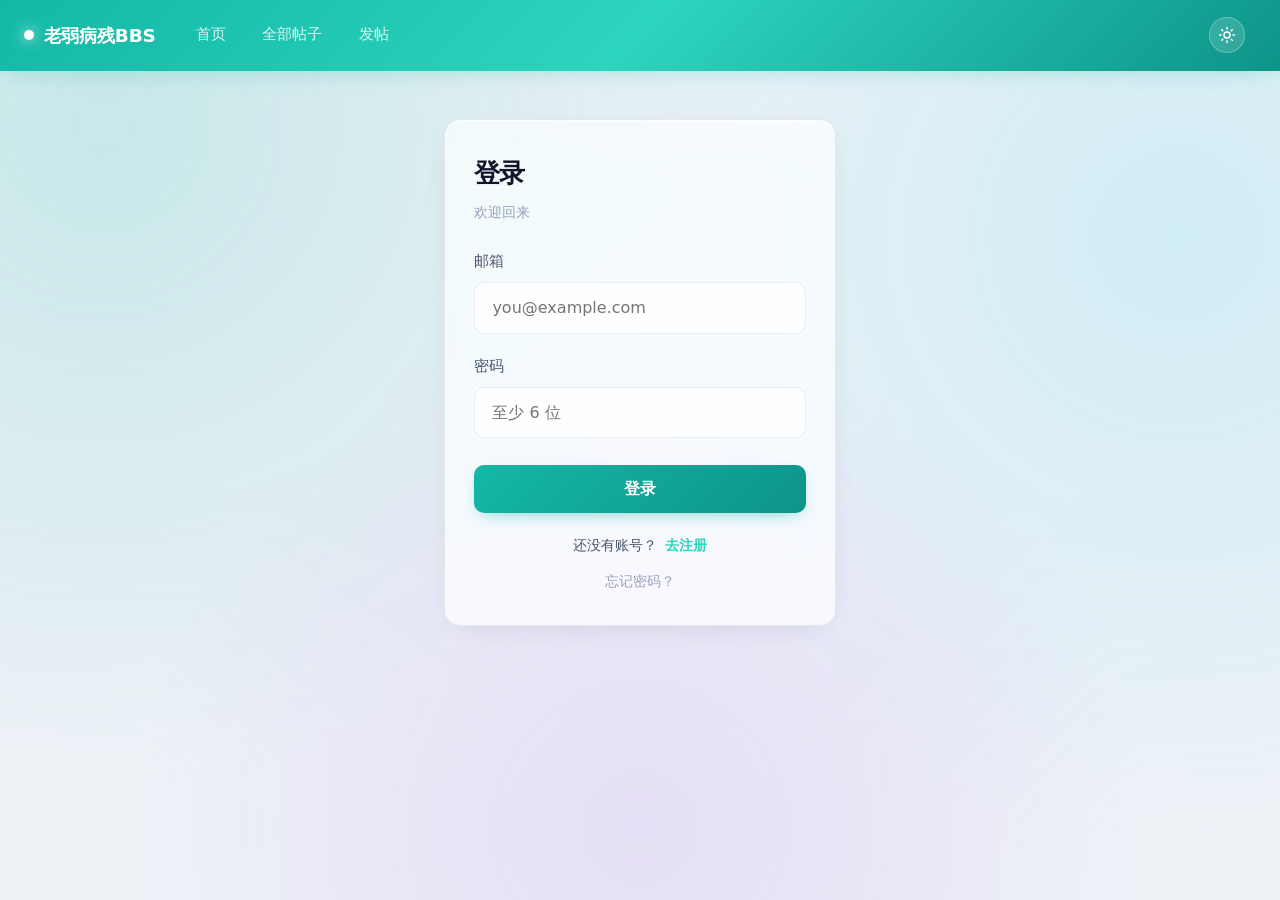
<file: messages.html>
<!DOCTYPE html>
<html lang="zh-CN" data-theme="dark">
<head>
<meta charset="UTF-8">
<meta name="viewport" content="width=device-width, initial-scale=1.0">
<meta name="theme-color" content="#0a0e1a">
<title>消息通知 · 老弱病残BBS</title>
<link rel="stylesheet" href="assets/style.css">
<script src="assets/lib/supabase-umd.js"></script>
<script>
  (function () {
    try {
      const saved = localStorage.getItem('theme')
      const prefersDark = window.matchMedia('(prefers-color-scheme: dark)').matches
      document.documentElement.setAttribute('data-theme', saved || (prefersDark ? 'dark' : 'light'))
    } catch (e) {}
  })()
</script>
</head>
<body>

<header class="main-header">
  <div class="header-inner">
    <a href="index.html" class="brand nav-logo">
      <span class="brand-name">老弱病残BBS</span>
    </a>
    <nav class="main-nav">
      <a href="index.html">论坛</a>
      <a href="new.html">发帖</a>
    </nav>
    <div class="header-actions">
      <button class="theme-toggle" id="theme-toggle" aria-label="切换主题">
        <svg class="icon-sun" viewBox="0 0 24 24" fill="none" stroke="currentColor" stroke-width="2" stroke-linecap="round" stroke-linejoin="round">
          <circle cx="12" cy="12" r="4"/>
          <path d="M12 2v2M12 20v2M4.93 4.93l1.41 1.41M17.66 17.66l1.41 1.41M2 12h2M20 12h2M6.34 17.66l-1.41 1.41M19.07 4.93l-1.41 1.41"/>
        </svg>
        <svg class="icon-moon" viewBox="0 0 24 24" fill="none" stroke="currentColor" stroke-width="2" stroke-linecap="round" stroke-linejoin="round">
          <path d="M21 12.79A9 9 0 1 1 11.21 3 7 7 0 0 0 21 12.79z"/>
        </svg>
      </button>
      <span id="nav-right" class="nav-right"></span>
    </div>
  </div>
</header>

<div class="page" style="max-width:900px;">
  <h1 style="margin-bottom:1rem;">消息通知</h1>

  <div class="profile-tabs">
    <button class="profile-tab active" data-tab="replies">收到的回复</button>
    <button class="profile-tab" data-tab="likes">收到的赞</button>
  </div>

  <div id="content"><div class="empty">加载中…</div></div>
</div>

<script type="module">
import { supabase } from './assets/supabase.js'
import {
  $, $$, escapeHtml, formatTime, renderNav, requireLogin, initial, bindCardGlow
} from './assets/app.js'

renderNav()
const user = await requireLogin()
if (!user) throw new Error('redirecting')

const initialTab = new URLSearchParams(location.search).get('tab') || 'replies'
$$('.profile-tab').forEach(btn => {
  if (btn.dataset.tab === initialTab) btn.classList.add('active')
  else btn.classList.remove('active')

  btn.onclick = () => {
    $$('.profile-tab').forEach(b => b.classList.remove('active'))
    btn.classList.add('active')
    history.replaceState(null, '', '?tab=' + btn.dataset.tab)
    loadTab(btn.dataset.tab)
  }
})

function messageCard(opts) {
  const href = opts.href
  const avatarName = opts.avatarName
  const headerHtml = opts.headerHtml
  const contentHtml = opts.contentHtml
  const time = opts.time
  return `
    <a href="${href}" class="msg-card">
      <div class="msg-avatar">${escapeHtml(initial(avatarName))}</div>
      <div class="msg-body">
        <div class="msg-header">${headerHtml}</div>
        ${contentHtml ? '<div class="msg-preview">' + contentHtml + '</div>' : ''}
      </div>
      <div class="msg-time">${formatTime(time)}</div>
    </a>
  `
}

async function loadReplies() {
  const box = $('#content')
  box.innerHTML = '<div class="empty">加载中…</div>'

  const { data: myPosts } = await supabase
    .from('posts').select('id, title').eq('author_id', user.id)
  const myPostIds = (myPosts || []).map(p => p.id)
  const postTitleMap = {}
  ;(myPosts || []).forEach(p => { postTitleMap[p.id] = p.title })

  const { data: myComments } = await supabase
    .from('comments').select('id, post_id, content').eq('author_id', user.id)
  const myCommentIds = (myComments || []).map(c => c.id)

  let postComments = []
  if (myPostIds.length) {
    const { data } = await supabase
      .from('comments')
      .select('id, content, created_at, post_id, parent_id, author_id, profiles!author_id(username)')
      .in('post_id', myPostIds)
      .is('parent_id', null)
      .neq('author_id', user.id)
      .order('created_at', { ascending: false })
      .limit(100)
    postComments = data || []
  }

  let commentReplies = []
  if (myCommentIds.length) {
    const { data } = await supabase
      .from('comments')
      .select('id, content, created_at, post_id, parent_id, author_id, profiles!author_id(username)')
      .in('parent_id', myCommentIds)
      .neq('author_id', user.id)
      .order('created_at', { ascending: false })
      .limit(100)
    commentReplies = data || []
  }

  const all = []
    .concat(postComments.map(c => Object.assign({}, c, { _type: 'post' })))
    .concat(commentReplies.map(c => Object.assign({}, c, { _type: 'comment' })))
  const seen = {}
  const merged = []
  for (const c of all) {
    if (seen[c.id]) continue
    seen[c.id] = true
    merged.push(c)
  }
  merged.sort((a, b) => new Date(b.created_at) - new Date(a.created_at))

  if (!merged.length) {
    box.innerHTML = `
      <div class="empty">
        <svg viewBox="0 0 24 24"><path d="M21 15a2 2 0 0 1-2 2H7l-4 4V5a2 2 0 0 1 2-2h14a2 2 0 0 1 2 2z"/></svg>
        <div>还没有收到回复</div>
      </div>
    `
    return
  }

  box.innerHTML = merged.map(c => {
    const cname = (c.profiles && c.profiles.username) || '匿名'
    const postTitle = postTitleMap[c.post_id] || '一个帖子'

    let header, link
    if (c._type === 'post') {
      header = '<strong>' + escapeHtml(cname) + '</strong> 评论了你的帖子 <span class="msg-target">「' + escapeHtml(postTitle) + '」</span>'
      link = 'post.html?id=' + c.post_id
    } else {
      header = '<strong>' + escapeHtml(cname) + '</strong> 回复了你在 <span class="msg-target">「' + escapeHtml(postTitle) + '」</span> 中的评论'
      link = 'post.html?id=' + c.post_id + '#comment-' + c.id
    }

    return messageCard({
      href: link,
      avatarName: cname,
      headerHtml: header,
      contentHtml: escapeHtml(c.content.slice(0, 100)) + (c.content.length > 100 ? '…' : ''),
      time: c.created_at
    })
  }).join('')
}

async function loadLikes() {
  const box = $('#content')
  box.innerHTML = '<div class="empty">加载中…</div>'

  const { data: myPosts } = await supabase
    .from('posts').select('id, title').eq('author_id', user.id)
  const myPostIds = (myPosts || []).map(p => p.id)

  if (!myPostIds.length) {
    box.innerHTML = `
      <div class="empty">
        <svg viewBox="0 0 24 24"><path d="M20.84 4.61a5.5 5.5 0 0 0-7.78 0L12 5.67l-1.06-1.06a5.5 5.5 0 0 0-7.78 7.78l1.06 1.06L12 21.23l7.78-7.78 1.06-1.06a5.5 5.5 0 0 0 0-7.78z"/></svg>
        <div>还没有收到赞</div>
      </div>
    `
    return
  }

  const { data, error } = await supabase
    .from('likes')
    .select('created_at, user_id, post_id, profiles!user_id(username)')
    .in('post_id', myPostIds)
    .neq('user_id', user.id)
    .order('created_at', { ascending: false })
    .limit(100)

  if (error) {
    box.innerHTML = '<div class="empty">加载失败：' + escapeHtml(error.message) + '</div>'
    return
  }

  const postTitleMap = {}
  ;(myPosts || []).forEach(p => { postTitleMap[p.id] = p.title })

  if (!data || !data.length) {
    box.innerHTML = `
      <div class="empty">
        <svg viewBox="0 0 24 24"><path d="M20.84 4.61a5.5 5.5 0 0 0-7.78 0L12 5.67l-1.06-1.06a5.5 5.5 0 0 0-7.78 7.78l1.06 1.06L12 21.23l7.78-7.78 1.06-1.06a5.5 5.5 0 0 0 0-7.78z"/></svg>
        <div>还没有收到赞</div>
      </div>
    `
    return
  }

  box.innerHTML = data.map(lk => {
    const lname = (lk.profiles && lk.profiles.username) || '匿名'
    const postTitle = postTitleMap[lk.post_id] || '你的帖子'

    return messageCard({
      href: 'post.html?id=' + lk.post_id,
      avatarName: lname,
      headerHtml: '<strong>' + escapeHtml(lname) + '</strong> 赞了你的帖子 <span class="msg-target">「' + escapeHtml(postTitle) + '」</span>',
      contentHtml: '',
      time: lk.created_at
    })
  }).join('')
}

async function loadTab(t) {
  if (t === 'replies') await loadReplies()
  else if (t === 'likes') await loadLikes()
}

loadTab(initialTab)
</script>
</body>
</html>
</file>
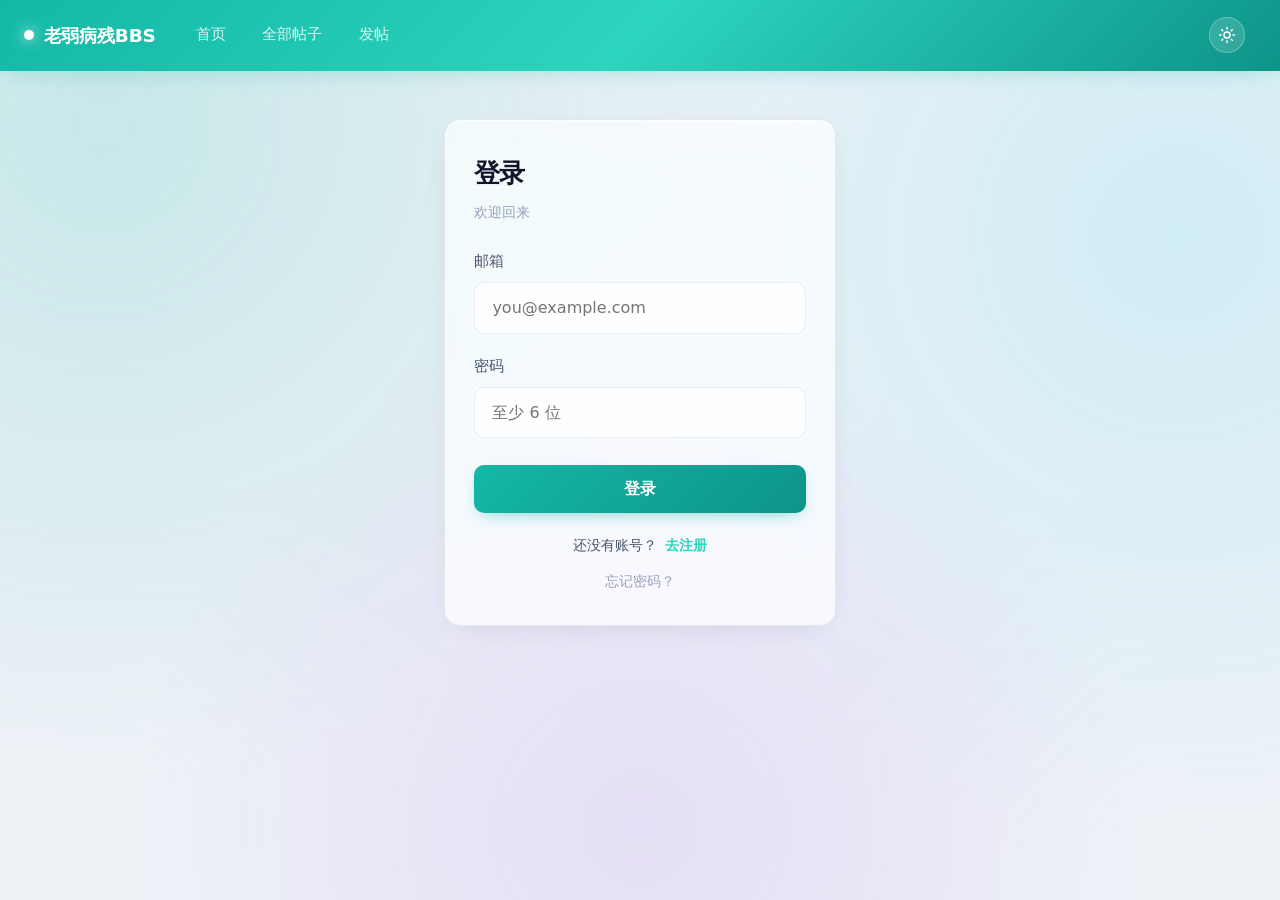
<file: new.html>
<!DOCTYPE html>
<html lang="zh-CN" data-theme="dark">
<head>
<meta charset="UTF-8">
<meta name="viewport" content="width=device-width, initial-scale=1.0">
<meta name="theme-color" content="#0a0e1a">
<title>发帖 · 老弱病残BBS</title>
<link rel="stylesheet" href="assets/style.css">
<script src="assets/lib/supabase-umd.js"></script>
<script>
  (function () {
    try {
      const saved = localStorage.getItem('theme')
      const prefersDark = window.matchMedia('(prefers-color-scheme: dark)').matches
      document.documentElement.setAttribute('data-theme', saved || (prefersDark ? 'dark' : 'light'))
    } catch (e) {}
  })()
</script>
</head>
<body>

<header class="main-header">
  <div class="header-inner">
    <a href="index.html" class="brand nav-logo">
      <span class="brand-name">老弱病残BBS</span>
    </a>
    <nav class="main-nav">
      <a href="index.html">首页</a>
      <a href="boards.html">全部帖子</a>
      <a href="new.html" class="active">发帖</a>
    </nav>
    <div class="header-search">
      <svg class="search-icon" viewBox="0 0 24 24" fill="none" stroke="currentColor" stroke-width="2" stroke-linecap="round" stroke-linejoin="round">
        <circle cx="11" cy="11" r="8"/>
        <line x1="21" y1="21" x2="16.65" y2="16.65"/>
      </svg>
      <input id="nav-search" type="text" placeholder="搜索帖子…" autocomplete="off">
      <button id="search-clear" class="search-clear" type="button" style="display:none;">
        <svg viewBox="0 0 24 24" fill="none" stroke="currentColor" stroke-width="2" stroke-linecap="round" stroke-linejoin="round">
          <line x1="18" y1="6" x2="6" y2="18"/>
          <line x1="6" y1="6" x2="18" y2="18"/>
        </svg>
      </button>
    </div>
    <div class="header-actions">
      <button class="theme-toggle" id="theme-toggle" aria-label="切换主题">
        <svg class="icon-sun" viewBox="0 0 24 24" fill="none" stroke="currentColor" stroke-width="2" stroke-linecap="round" stroke-linejoin="round">
          <circle cx="12" cy="12" r="4"/>
          <path d="M12 2v2M12 20v2M4.93 4.93l1.41 1.41M17.66 17.66l1.41 1.41M2 12h2M20 12h2M6.34 17.66l-1.41 1.41M19.07 4.93l-1.41 1.41"/>
        </svg>
        <svg class="icon-moon" viewBox="0 0 24 24" fill="none" stroke="currentColor" stroke-width="2" stroke-linecap="round" stroke-linejoin="round">
          <path d="M21 12.79A9 9 0 1 1 11.21 3 7 7 0 0 0 21 12.79z"/>
        </svg>
      </button>
      <span id="nav-right" class="nav-right"></span>
    </div>
  </div>
</header>

<div class="page" style="max-width:1200px;">
  <h1>发新帖</h1>
  <div id="msg" class="msg" style="display:none;"></div>

  <div class="card" style="padding:1.8rem;">
    <form id="form">
      <div class="form-group">
        <label>标题</label>
        <input id="title" type="text" required maxlength="100" placeholder="必填">
      </div>

      <div class="form-group">
        <label>板块（必选一个）</label>
        <div class="board-selector" id="board-selector">
          <button type="button" class="board-option" data-value="游戏">
            <span class="board-option-icon">🎮</span>
            <span class="board-option-name">游戏</span>
          </button>
          <button type="button" class="board-option" data-value="工具">
            <span class="board-option-icon">🔧</span>
            <span class="board-option-name">工具</span>
          </button>
          <button type="button" class="board-option" data-value="软件">
            <span class="board-option-icon">💻</span>
            <span class="board-option-name">软件</span>
          </button>
          <button type="button" class="board-option" data-value="其他">
            <span class="board-option-icon">📦</span>
            <span class="board-option-name">其他</span>
          </button>
        </div>
        <input type="hidden" id="tags-major" value="">
      </div>

      <div class="form-group">
        <label>小标签（可选，最多 5 个，用逗号分隔）</label>
        <input id="tags-minor" type="text" placeholder="埃及吧填啥" maxlength="100">
      </div>

      <div class="form-group">
        <label>正文（支持 Markdown 与链接卡片）</label>
        <div class="editor-toolbar">
          <button type="button" data-insert="bold" title="粗体">B</button>
          <button type="button" data-insert="italic" title="斜体" style="font-style:italic;">I</button>
          <button type="button" data-insert="strike" title="删除线" style="text-decoration:line-through;">S</button>
          <button type="button" data-insert="h2" title="标题">H</button>
          <button type="button" data-insert="quote" title="引用">❝</button>
          <button type="button" data-insert="code" title="行内代码">&lt;/&gt;</button>
          <button type="button" data-insert="ul" title="无序列表">•</button>
          <button type="button" data-insert="link" title="普通链接">🔗</button>
          <button type="button" id="insert-link-card-btn" title="插入链接卡片（醒目）" style="color:#22d3ee;">📥</button>
          <button type="button" id="upload-image-btn" title="上传图片">🖼️</button>
          <input type="file" id="image-file-input" accept="image/*" multiple style="display:none;">
          <span class="toolbar-spacer"></span>
          <button type="button" class="tab-btn active" data-tab="edit">编辑</button>
          <button type="button" class="tab-btn" data-tab="preview">预览</button>
        </div>
        <textarea id="content" required></textarea>
        <div id="upload-status" class="upload-status" style="display:none;"></div>
        <div id="preview" class="post-content preview-box" style="display:none;"></div>
      </div>

      <div style="display:flex;gap:1rem;flex-wrap:wrap;">
        <button type="submit" class="btn btn-primary" id="submit-btn">发布</button>
        <a href="index.html" class="btn btn-ghost">取消</a>
      </div>
    </form>
  </div>
</div>

<div class="lc-modal-mask" id="lc-modal" style="display:none;">
  <div class="lc-modal">
    <h3 class="lc-modal-title">🔗 插入链接卡片</h3>
    <p class="lc-modal-sub">让下载链接在帖子里更醒目</p>

    <div class="form-group">
      <label>链接地址 *</label>
      <input id="lc-url" type="url" placeholder="https://..." maxlength="500">
    </div>

    <div class="form-group">
      <label>卡片标题 *</label>
      <input id="lc-title" type="text" placeholder="如：点击下载" maxlength="50">
    </div>

    <div class="form-group">
      <label>描述（可选）</label>
      <input id="lc-desc" type="text" placeholder="如：123网盘，免登录下载" maxlength="80">
    </div>

    <div class="form-group">
      <label>图标</label>
      <div class="lc-icons">
        <button type="button" class="lc-icon-btn selected" data-icon="📥">📥</button>
        <button type="button" class="lc-icon-btn" data-icon="🔗">🔗</button>
        <button type="button" class="lc-icon-btn" data-icon="📄">📄</button>
        <button type="button" class="lc-icon-btn" data-icon="🎮">🎮</button>
        <button type="button" class="lc-icon-btn" data-icon="🎬">🎬</button>
        <button type="button" class="lc-icon-btn" data-icon="🎵">🎵</button>
        <button type="button" class="lc-icon-btn" data-icon="📦">📦</button>
        <button type="button" class="lc-icon-btn" data-icon="💻">💻</button>
        <button type="button" class="lc-icon-btn" data-icon="🌐">🌐</button>
        <button type="button" class="lc-icon-btn" data-icon="⚡">⚡</button>
      </div>
    </div>

    <div class="form-group">
      <label>颜色</label>
      <div class="lc-colors">
        <button type="button" class="lc-color-btn selected" data-color="blue" style="background:#3b82f6;"></button>
        <button type="button" class="lc-color-btn" data-color="green" style="background:#22c55e;"></button>
        <button type="button" class="lc-color-btn" data-color="purple" style="background:#a855f7;"></button>
        <button type="button" class="lc-color-btn" data-color="orange" style="background:#f59e0b;"></button>
        <button type="button" class="lc-color-btn" data-color="red" style="background:#ef4444;"></button>
        <button type="button" class="lc-color-btn" data-color="cyan" style="background:#06b6d4;"></button>
      </div>
    </div>

    <div class="form-group">
      <label>预览</label>
      <div class="lc-preview" id="lc-preview"></div>
    </div>

    <div class="lc-actions">
      <button type="button" class="btn btn-ghost" id="lc-cancel">取消</button>
      <button type="button" class="btn btn-primary" id="lc-confirm">插入</button>
    </div>
  </div>
</div>

<script type="module">
import { supabase } from './assets/supabase.js'
import { $, $$, showMsg, renderNav, requireLogin } from './assets/app.js'
import { marked } from './assets/lib/marked.js'
import DOMPurify from './assets/lib/purify.js'
import imageCompression from './assets/lib/image-compression.js'

// ============================================================
// Cloudinary 图床（内联版，兼容 unsigned 上传）
// ============================================================
const CLOUD_NAME = 'osdae2bq'
const UPLOAD_PRESET = 'lrbcbbs'

async function uploadToCloudinary(file, options) {
  if (options == null) options = {}
  const folder = options.folder || 'lrbcbbs'
  const apiUrl = 'https://api.cloudinary.com/v1_1/' + CLOUD_NAME + '/image/upload'

  const formData = new FormData()
  formData.append('file', file)
  formData.append('upload_preset', UPLOAD_PRESET)
  formData.append('folder', folder)
  // ⚠️ unsigned 模式下不允许传 transformation，改为上传后拼 URL

  const res = await fetch(apiUrl, { method: 'POST', body: formData })

  if (!res.ok) {
    let errMsg = 'Cloudinary 上传失败（HTTP ' + res.status + '）'
    try {
      const errJson = await res.json()
      if (errJson && errJson.error && errJson.error.message) {
        errMsg = errJson.error.message
      }
    } catch (e) {}
    throw new Error(errMsg)
  }

  const data = await res.json()

  // 把转换参数插入 URL：/image/upload/xxx → /image/upload/参数/xxx
  let finalUrl = data.secure_url
  if (options.transformation) {
    const marker = '/image/upload/'
    const idx = finalUrl.indexOf(marker)
    if (idx !== -1) {
      const before = finalUrl.slice(0, idx + marker.length)
      const after = finalUrl.slice(idx + marker.length)
      const first = after.charAt(0)
      // 如果 URL 里已经有转换段（q_/c_/f_/w_），就不重复插入
      if (first !== 'q' && first !== 'c' && first !== 'f' && first !== 'w') {
        finalUrl = before + options.transformation + '/' + after
      }
    }
  }

  return {
    url: finalUrl,
    publicId: data.public_id,
    width: data.width,
    height: data.height,
    bytes: data.bytes,
    format: data.format
  }
}

renderNav()
const user = await requireLogin()
if (!user) throw new Error('redirecting')

marked.setOptions({ breaks: true, gfm: true })

const contentEl = $('#content')
const previewEl = $('#preview')
const statusEl = $('#upload-status')
const boardInput = $('#tags-major')

function esc(s) {
  return String(s ?? '')
    .replace(/&/g, '&amp;').replace(/</g, '&lt;').replace(/>/g, '&gt;')
    .replace(/"/g, '&quot;').replace(/'/g, '&#39;')
}

function renderMd(text) {
  if (!text) return ''

  const cards = []
  text = text.replace(/\[\[CARD:([^|]+)\|([^|]+)\|([^|]*)\|([^|]+)\|([^|]+)\]\]/g,
    (m, url, title, desc, icon, color) => {
      const idx = cards.length
      cards.push({
        url: url.trim(),
        title: title.trim(),
        desc: desc.trim(),
        icon: icon.trim(),
        color: ['blue','green','purple','orange','red','cyan'].includes(color.trim()) ? color.trim() : 'blue'
      })
      return `%%CARD_${idx}%%`
    })

  let html = DOMPurify.sanitize(marked.parse(text), {
    ADD_ATTR: ['target', 'rel']
  })

  const buildCard = (c) => `<a class="link-card link-card-${c.color}" href="${esc(c.url)}" target="_blank" rel="noopener noreferrer nofollow">
    <div class="link-card-icon">${esc(c.icon)}</div>
    <div class="link-card-body">
      <div class="link-card-title">${esc(c.title)}</div>
      ${c.desc ? `<div class="link-card-desc">${esc(c.desc)}</div>` : ''}
    </div>
    <div class="link-card-arrow">
      <svg viewBox="0 0 24 24" fill="none" stroke="currentColor" stroke-width="2.5" stroke-linecap="round" stroke-linejoin="round">
        <line x1="5" y1="12" x2="19" y2="12"/>
        <polyline points="12 5 19 12 12 19"/>
      </svg>
    </div>
  </a>`

  html = html.replace(/<p>\s*%%CARD_(\d+)%%\s*<\/p>/g, (m, idx) => buildCard(cards[Number(idx)]) || '')
  html = html.replace(/%%CARD_(\d+)%%/g, (m, idx) => buildCard(cards[Number(idx)]) || '')

  return html
}

const urlTag = new URLSearchParams(location.search).get('tag')
const selector = document.getElementById('board-selector')

function selectBoard(tag) {
  boardInput.value = tag
  selector.querySelectorAll('.board-option').forEach(b => {
    b.classList.toggle('selected', b.dataset.value === tag)
  })
}

selector.querySelectorAll('.board-option').forEach(btn => {
  btn.onclick = () => selectBoard(btn.dataset.value)
})

const validTags = ['游戏', '工具', '软件', '其他']
if (urlTag && validTags.includes(urlTag)) selectBoard(urlTag)
else selectBoard('其他')

function setStatus(text, type = 'info') {
  if (!text) { statusEl.style.display = 'none'; return }
  statusEl.style.display = 'block'
  statusEl.textContent = text
  statusEl.className = 'upload-status ' + type
}

function insertSyntax(before, after = '', placeholder = '') {
  const ta = contentEl
  const start = ta.selectionStart
  const end = ta.selectionEnd
  const selected = ta.value.slice(start, end)
  const body = selected || placeholder
  const insert = before + body + after
  ta.setRangeText(insert, start, start + (end - start), 'end')
  if (!selected && placeholder) {
    ta.setSelectionRange(start + before.length, start + before.length + placeholder.length)
  }
  ta.focus()
}

const INSERTS = {
  bold:   () => insertSyntax('**', '**', '粗体'),
  italic: () => insertSyntax('*', '*', '斜体'),
  strike: () => insertSyntax('~~', '~~', '删除线'),
  h2:     () => insertSyntax('## ', '', '标题'),
  quote:  () => insertSyntax('> ', '', '引用内容'),
  code:   () => insertSyntax('`', '`', '代码'),
  ul:     () => insertSyntax('- ', '', '列表项'),
  link:   () => {
    const url = prompt('链接地址：', 'https://')
    if (!url) return
    const text = prompt('显示文字：', url) || url
    insertSyntax(`[${text}](${url})`)
  }
}

$$('.editor-toolbar [data-insert]').forEach(btn => {
  btn.onclick = () => { const fn = INSERTS[btn.dataset.insert]; if (fn) fn() }
})

const lcModal = document.getElementById('lc-modal')
const lcUrlInput = document.getElementById('lc-url')
const lcTitleInput = document.getElementById('lc-title')
const lcDescInput = document.getElementById('lc-desc')
const lcPreviewEl = document.getElementById('lc-preview')
let lcIcon = '📥'
let lcColor = 'blue'

function openLinkCardModal() {
  lcModal.style.display = 'flex'
  setTimeout(() => lcUrlInput.focus(), 100)
  updateLcPreview()
}

function closeLinkCardModal() {
  lcModal.style.display = 'none'
  lcUrlInput.value = ''
  lcTitleInput.value = ''
  lcDescInput.value = ''
  lcIcon = '📥'
  lcColor = 'blue'
  document.querySelectorAll('.lc-icon-btn').forEach((b, i) => b.classList.toggle('selected', i === 0))
  document.querySelectorAll('.lc-color-btn').forEach((b, i) => b.classList.toggle('selected', i === 0))
  updateLcPreview()
}

function updateLcPreview() {
  const url = lcUrlInput.value.trim() || 'https://example.com'
  const title = lcTitleInput.value.trim() || '链接标题'
  const desc = lcDescInput.value.trim()
  lcPreviewEl.innerHTML = `
    <a class="link-card link-card-${lcColor}" href="javascript:void(0)" tabindex="-1">
      <div class="link-card-icon">${esc(lcIcon)}</div>
      <div class="link-card-body">
        <div class="link-card-title">${esc(title)}</div>
        ${desc ? `<div class="link-card-desc">${esc(desc)}</div>` : ''}
      </div>
      <div class="link-card-arrow">
        <svg viewBox="0 0 24 24" fill="none" stroke="currentColor" stroke-width="2.5" stroke-linecap="round" stroke-linejoin="round">
          <line x1="5" y1="12" x2="19" y2="12"/>
          <polyline points="12 5 19 12 12 19"/>
        </svg>
      </div>
    </a>
  `
}

document.getElementById('insert-link-card-btn').onclick = openLinkCardModal
document.getElementById('lc-cancel').onclick = closeLinkCardModal
lcModal.onclick = (e) => { if (e.target === lcModal) closeLinkCardModal() }

lcUrlInput.oninput = updateLcPreview
lcTitleInput.oninput = updateLcPreview
lcDescInput.oninput = updateLcPreview

document.querySelectorAll('.lc-icon-btn').forEach(btn => {
  btn.onclick = () => {
    document.querySelectorAll('.lc-icon-btn').forEach(b => b.classList.remove('selected'))
    btn.classList.add('selected')
    lcIcon = btn.dataset.icon
    updateLcPreview()
  }
})

document.querySelectorAll('.lc-color-btn').forEach(btn => {
  btn.onclick = () => {
    document.querySelectorAll('.lc-color-btn').forEach(b => b.classList.remove('selected'))
    btn.classList.add('selected')
    lcColor = btn.dataset.color
    updateLcPreview()
  }
})

document.getElementById('lc-confirm').onclick = () => {
  const url = lcUrlInput.value.trim()
  const title = lcTitleInput.value.trim()
  const desc = lcDescInput.value.trim()
  if (!url) return alert('请输入链接地址')
  if (!title) return alert('请输入卡片标题')
  if (url.includes('|')) return alert('链接中不能包含竖线 |')

  const syntax = `\n[[CARD:${url}|${title}|${desc}|${lcIcon}|${lcColor}]]\n`
  insertSyntax(syntax)
  closeLinkCardModal()
}

document.addEventListener('keydown', (e) => {
  if (e.key === 'Escape' && lcModal.style.display === 'flex') closeLinkCardModal()
})

$$('.tab-btn').forEach(btn => {
  btn.onclick = () => {
    $$('.tab-btn').forEach(x => x.classList.remove('active'))
    btn.classList.add('active')
    if (btn.dataset.tab === 'edit') {
      contentEl.style.display = ''
      previewEl.style.display = 'none'
    } else {
      const html = renderMd(contentEl.value)
      previewEl.innerHTML = html || '<p style="color:var(--text-muted);">暂无内容</p>'
      contentEl.style.display = 'none'
      previewEl.style.display = ''
    }
  }
})

// ============================================================
// 图片上传（走 Cloudinary 图床）
// ============================================================
const MAX_SIZE = 10 * 1024 * 1024
const COMPRESS_THRESHOLD = 500 * 1024
const MAX_DIMENSION = 1920

async function compressIfNeeded(file) {
  if (file.size <= COMPRESS_THRESHOLD) return { file, compressed: false, saved: 0 }
  const originalSize = file.size
  try {
    const compressed = await imageCompression(file, {
      maxWidthOrHeight: MAX_DIMENSION,
      useWebWorker: true,
      initialQuality: 0.8,
      fileType: 'image/webp',
      maxSizeMB: 2,
      onProgress: (p) => setStatus(`压缩中… ${Math.round(p)}%`, 'info')
    })
    if (compressed.size >= originalSize) return { file, compressed: false, saved: 0 }
    const newName = file.name.replace(/\.[^.]+$/, '') + '.webp'
    return { file: new File([compressed], newName, { type: 'image/webp' }), compressed: true, saved: originalSize - compressed.size }
  } catch (err) { return { file, compressed: false, saved: 0 } }
}

async function uploadImage(file) {
  if (!file.type.startsWith('image/')) throw new Error('不是图片文件')
  if (file.size > MAX_SIZE) throw new Error(`图片超过 ${MAX_SIZE / 1024 / 1024}MB`)

  setStatus('处理中…', 'info')
  const result = await compressIfNeeded(file)
  const uploadFile = result.file

  if (result.compressed) {
    const savedKB = Math.round(result.saved / 1024)
    const newKB = Math.round(uploadFile.size / 1024)
    setStatus(`已压缩，省 ${savedKB} KB（现 ${newKB} KB）`, 'success')
  }

  setStatus('上传到图床…', 'info')
  const r = await uploadToCloudinary(uploadFile, {
    folder: 'lrbcbbs/posts',
    transformation: 'c_limit,w_1920/q_auto:good/f_auto'
  })
  return r.url
}

async function uploadAndInsert(file) {
  const name = file.name || 'image'
  const safeName = name.length > 14 ? name.slice(0, 14) + '…' : name
  try {
    setStatus(`处理 ${safeName}…`, 'info')
    const url = await uploadImage(file)
    const alt = (file.name || 'image').replace(/\.[^.]+$/, '')
    insertSyntax(`![${alt}](${url})\n`)
    setStatus(`✓ ${safeName} 上传完成`, 'success')
    setTimeout(() => setStatus(''), 1800)
  } catch (err) {
    setStatus(`✗ ${safeName}：${err.message}`, 'error')
    setTimeout(() => setStatus(''), 3500)
  }
}

const uploadBtn = document.getElementById('upload-image-btn')
const fileInput = document.getElementById('image-file-input')
uploadBtn.onclick = () => fileInput.click()
fileInput.onchange = async () => {
  const files = Array.from(fileInput.files || [])
  if (!files.length) return
  uploadBtn.disabled = true
  const orig = uploadBtn.textContent
  for (const file of files) { uploadBtn.textContent = '…'; await uploadAndInsert(file) }
  uploadBtn.disabled = false
  uploadBtn.textContent = orig
  fileInput.value = ''
}

contentEl.addEventListener('paste', async (e) => {
  const items = Array.from(e.clipboardData?.items || [])
  const imageItems = items.filter(it => it.type.startsWith('image/'))
  if (!imageItems.length) return
  e.preventDefault()
  for (const item of imageItems) {
    const file = item.getAsFile()
    if (file) {
      if (!file.name || file.name === 'image.png') {
        const ext = (file.type.split('/')[1] || 'png').toLowerCase()
        Object.defineProperty(file, 'name', { value: `pasted-${Date.now()}.${ext}`, writable: false })
      }
      await uploadAndInsert(file)
    }
  }
})

let dragDepth = 0
contentEl.addEventListener('dragenter', (e) => {
  e.preventDefault(); dragDepth++
  contentEl.style.borderColor = 'var(--primary)'
  contentEl.style.boxShadow = '0 0 0 4px rgba(20, 184, 166, 0.12)'
})
contentEl.addEventListener('dragover', (e) => e.preventDefault())
contentEl.addEventListener('dragleave', () => {
  dragDepth--
  if (dragDepth <= 0) { dragDepth = 0; contentEl.style.borderColor = ''; contentEl.style.boxShadow = '' }
})
contentEl.addEventListener('drop', async (e) => {
  e.preventDefault()
  dragDepth = 0
  contentEl.style.borderColor = ''
  contentEl.style.boxShadow = ''
  const files = Array.from(e.dataTransfer?.files || []).filter(f => f.type.startsWith('image/'))
  for (const file of files) await uploadAndInsert(file)
})

$('#form').onsubmit = async (e) => {
  e.preventDefault()
  const majorTag = boardInput.value
  if (!majorTag) { showMsg($('#msg'), '请选择一个板块', 'error'); return }

  const btn = $('#submit-btn')
  btn.disabled = true
  const orig = btn.textContent
  btn.textContent = '发布中…'

  const tagsMinor = String($('#tags-minor').value || '')
    .split(/[,，]/).map(t => t.trim()).filter(Boolean).slice(0, 5)

  const { data, error } = await supabase
    .from('posts')
    .insert({
      author_id: user.id,
      title: $('#title').value.trim(),
      content: contentEl.value.trim(),
      tags_major: [majorTag],
      tags_minor: tagsMinor
    })
    .select('id')
    .single()

  if (error) {
    showMsg($('#msg'), error.message, 'error')
    btn.disabled = false
    btn.textContent = orig
    return
  }

  showMsg($('#msg'), '发布成功，正在跳转…', 'success')
  setTimeout(() => { location.href = `post.html?id=${data.id}` }, 500)
}
</script>
</body>
</html>
</file>
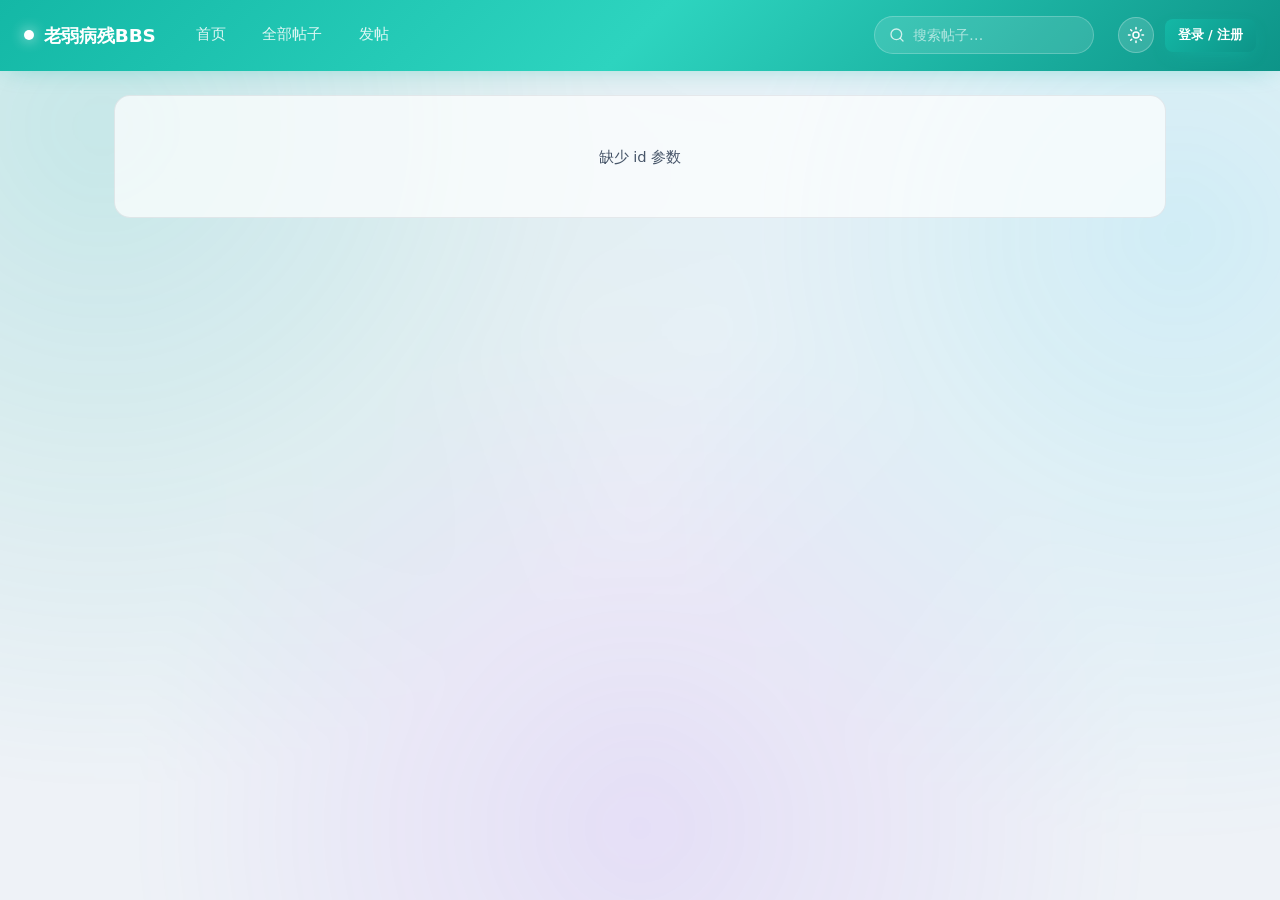
<file: post.html>
<!DOCTYPE html>
<html lang="zh-CN" data-theme="dark">
<head>
<meta charset="UTF-8">
<meta name="viewport" content="width=device-width, initial-scale=1.0">
<meta name="theme-color" content="#0a0e1a">
<title>详情 · 老弱病残BBS</title>
<link rel="stylesheet" href="assets/style.css">
<script src="assets/lib/supabase-umd.js"></script>
<script>
  (function () {
    try {
      const saved = localStorage.getItem('theme')
      const prefersDark = window.matchMedia('(prefers-color-scheme: dark)').matches
      document.documentElement.setAttribute('data-theme', saved || (prefersDark ? 'dark' : 'light'))
    } catch (e) {}
  })()
</script>
</head>
<body>

<header class="main-header">
  <div class="header-inner">
    <a href="index.html" class="brand nav-logo">
      <span class="brand-name">老弱病残BBS</span>
    </a>
    <nav class="main-nav">
      <a href="index.html">首页</a>
      <a href="boards.html">全部帖子</a>
      <a href="new.html">发帖</a>
    </nav>
    <div class="header-search">
      <svg class="search-icon" viewBox="0 0 24 24" fill="none" stroke="currentColor" stroke-width="2" stroke-linecap="round" stroke-linejoin="round">
        <circle cx="11" cy="11" r="8"/>
        <line x1="21" y1="21" x2="16.65" y2="16.65"/>
      </svg>
      <input id="nav-search" type="text" placeholder="搜索帖子…" autocomplete="off">
      <button id="search-clear" class="search-clear" type="button" style="display:none;">
        <svg viewBox="0 0 24 24" fill="none" stroke="currentColor" stroke-width="2" stroke-linecap="round" stroke-linejoin="round">
          <line x1="18" y1="6" x2="6" y2="18"/>
          <line x1="6" y1="6" x2="18" y2="18"/>
        </svg>
      </button>
    </div>
    <div class="header-actions">
      <button class="theme-toggle" id="theme-toggle" aria-label="切换主题">
        <svg class="icon-sun" viewBox="0 0 24 24" fill="none" stroke="currentColor" stroke-width="2" stroke-linecap="round" stroke-linejoin="round">
          <circle cx="12" cy="12" r="4"/>
          <path d="M12 2v2M12 20v2M4.93 4.93l1.41 1.41M17.66 17.66l1.41 1.41M2 12h2M20 12h2M6.34 17.66l-1.41 1.41M19.07 4.93l-1.41 1.41"/>
        </svg>
        <svg class="icon-moon" viewBox="0 0 24 24" fill="none" stroke="currentColor" stroke-width="2" stroke-linecap="round" stroke-linejoin="round">
          <path d="M21 12.79A9 9 0 1 1 11.21 3 7 7 0 0 0 21 12.79z"/>
        </svg>
      </button>
      <span id="nav-right" class="nav-right"></span>
    </div>
  </div>
</header>

<div class="page" id="main" style="max-width:1100px;">
  <div class="empty">加载中…</div>
</div>

<script type="module">
import { supabase } from './assets/supabase.js'
import { $, escapeHtml, formatTime, renderNav, getUser, bindCardGlow, initial } from './assets/app.js'
import { marked } from './assets/lib/marked.js'
import DOMPurify from './assets/lib/purify.js'

marked.setOptions({ breaks: true, gfm: true })

function esc(s) {
  return String(s == null ? '' : s)
    .replace(/&/g, '&amp;').replace(/</g, '&lt;').replace(/>/g, '&gt;')
    .replace(/"/g, '&quot;').replace(/'/g, '&#39;')
}

function renderMd(text) {
  if (!text) return ''

  const cards = []
  text = text.replace(/\[\[CARD:([^|]+)\|([^|]+)\|([^|]*)\|([^|]+)\|([^|]+)\]\]/g,
    (m, url, title, desc, icon, color) => {
      const idx = cards.length
      cards.push({
        url: url.trim(),
        title: title.trim(),
        desc: desc.trim(),
        icon: icon.trim(),
        color: ['blue','green','purple','orange','red','cyan'].indexOf(color.trim()) !== -1 ? color.trim() : 'blue'
      })
      return '%%CARD_' + idx + '%%'
    })

  let html = DOMPurify.sanitize(marked.parse(text), {
    ADD_ATTR: ['target', 'rel']
  })

  const buildCard = (c) => '<a class="link-card link-card-' + c.color + '" href="' + esc(c.url) + '" target="_blank" rel="noopener noreferrer nofollow">' +
    '<div class="link-card-icon">' + esc(c.icon) + '</div>' +
    '<div class="link-card-body">' +
      '<div class="link-card-title">' + esc(c.title) + '</div>' +
      (c.desc ? '<div class="link-card-desc">' + esc(c.desc) + '</div>' : '') +
    '</div>' +
    '<div class="link-card-arrow">' +
      '<svg viewBox="0 0 24 24" fill="none" stroke="currentColor" stroke-width="2.5" stroke-linecap="round" stroke-linejoin="round">' +
        '<line x1="5" y1="12" x2="19" y2="12"/>' +
        '<polyline points="12 5 19 12 12 19"/>' +
      '</svg>' +
    '</div>' +
  '</a>'

  html = html.replace(/<p>\s*%%CARD_(\d+)%%\s*<\/p>/g, (m, idx) => buildCard(cards[Number(idx)]) || '')
  html = html.replace(/%%CARD_(\d+)%%/g, (m, idx) => buildCard(cards[Number(idx)]) || '')

  return html
}

function avatarLink(authorId, name, avatarUrl, size) {
  if (size == null) size = 30
  const inner = avatarUrl
    ? '<img src="' + escapeHtml(avatarUrl) + '" alt="' + escapeHtml(name) + '" class="avatar avatar-img" style="width:' + size + 'px;height:' + size + 'px;">'
    : '<div class="avatar" style="width:' + size + 'px;height:' + size + 'px;font-size:' + Math.max(11, Math.round(size * 0.4)) + 'px;">' + escapeHtml(initial(name)) + '</div>'
  return '<a href="profile.html?id=' + encodeURIComponent(authorId) + '" class="avatar-link" onclick="event.stopPropagation();">' + inner + '</a>'
}

renderNav()

const id = new URLSearchParams(location.search).get('id')
if (!id) {
  $('#main').innerHTML = '<div class="empty">缺少 id 参数</div>'
  throw new Error('no id')
}

const user = await getUser()

const { data: post, error } = await supabase
  .from('posts')
  .select('id, title, content, created_at, author_id, tags_major, tags_minor, profiles!author_id(username, avatar_url)')
  .eq('id', id)
  .single()

if (error || !post) {
  $('#main').innerHTML = '<div class="empty">帖子不存在或已被删除</div>'
  throw error
}

let meProfile = null
if (user) {
  const { data: p } = await supabase.from('profiles').select('role, rolling_wood').eq('id', user.id).single()
  meProfile = p
}
const isAdmin = meProfile && meProfile.role === 'admin'
const authorName = (post.profiles && post.profiles.username) || '匿名'
const authorAvatar = post.profiles && post.profiles.avatar_url
const isPostAuthor = user && user.id === post.author_id
const canDeletePost = user && (isPostAuthor || isAdmin)

const { count: likeCount } = await supabase
  .from('likes').select('*', { count: 'exact', head: true }).eq('post_id', id)

let liked = false
if (user) {
  const { data: lk } = await supabase
    .from('likes').select('user_id')
    .eq('post_id', id).eq('user_id', user.id).maybeSingle()
  liked = !!lk
}
let currentLikes = likeCount == null ? 0 : likeCount

const { data: tipSum } = await supabase
  .from('tips').select('amount').eq('post_id', id)
let tipTotal = (tipSum || []).reduce((s, t) => s + (t.amount || 0), 0)

const redirectParam = encodeURIComponent(location.pathname + location.search)
const majors = post.tags_major || []
const minors = post.tags_minor || []

$('#main').innerHTML = `
  <a href="index.html" style="font-size:0.9rem;color:var(--text-dim);display:inline-flex;align-items:center;gap:0.3rem;margin-bottom:1rem;">← 返回列表</a>

  <div class="card" style="padding:1.8rem;">
    <div class="card-head" style="display:flex;align-items:center;gap:0.7rem;margin-bottom:1rem;">
      ${avatarLink(post.author_id, authorName, authorAvatar, 44)}
      <div style="flex:1;min-width:0;">
        <div style="font-size:0.95rem;color:var(--text-strong);font-weight:600;display:flex;align-items:center;gap:0.4rem;flex-wrap:wrap;">
          <a href="profile.html?id=${encodeURIComponent(post.author_id)}" style="color:inherit;">${escapeHtml(authorName)}</a>
          ${isPostAuthor && isAdmin ? '<span class="admin-badge">管理员</span>' : ''}
        </div>
        <div style="font-size:0.82rem;color:var(--text-muted);">${formatTime(post.created_at)}</div>
      </div>
    </div>
    <h1 style="font-size:1.9rem;">${escapeHtml(post.title)}</h1>

    ${(majors.length || minors.length) ? `
      <div class="post-tags" style="margin-top:0.5rem;">
        ${majors.map(t => '<a href="board.html?tag=' + encodeURIComponent(t) + '" class="tag-major">' + escapeHtml(t) + '</a>').join('')}
        ${minors.map(t => '<a href="search.html?tag=' + encodeURIComponent(t) + '&type=minor" class="tag-minor">' + escapeHtml(t) + '</a>').join('')}
      </div>
    ` : ''}

    <div class="post-content" id="post-body">${renderMd(post.content)}</div>

    <div class="post-actions">
      <button class="like-btn ${liked ? 'liked' : ''}" id="like-btn">
        <svg viewBox="0 0 24 24" fill="none" stroke="currentColor" stroke-width="2" stroke-linecap="round" stroke-linejoin="round">
          <path d="M20.84 4.61a5.5 5.5 0 0 0-7.78 0L12 5.67l-1.06-1.06a5.5 5.5 0 0 0-7.78 7.78l1.06 1.06L12 21.23l7.78-7.78 1.06-1.06a5.5 5.5 0 0 0 0-7.78z"/>
        </svg>
        <span id="like-count">${currentLikes}</span>
      </button>

      <button class="tip-btn" id="tip-btn">
        <svg viewBox="0 0 24 24" fill="none" stroke="currentColor" stroke-width="2" stroke-linecap="round" stroke-linejoin="round">
          <rect x="3" y="8" width="18" height="4" rx="2"/>
          <path d="M5 12v8a2 2 0 0 0 2 2h10a2 2 0 0 0 2-2v-8"/>
        </svg>
        赞赏滚木
      </button>

      <span class="tip-received" id="tip-received" ${tipTotal > 0 ? '' : 'style="display:none;"'}>
        <svg viewBox="0 0 24 24" fill="none" stroke="currentColor" stroke-width="2" stroke-linecap="round" stroke-linejoin="round">
          <rect x="3" y="8" width="18" height="4" rx="2"/>
          <path d="M5 12v8a2 2 0 0 0 2 2h10a2 2 0 0 0 2-2v-8"/>
        </svg>
        <span id="tip-total">${tipTotal}</span>
      </span>

      ${canDeletePost ? `
        <button class="btn btn-ghost btn-sm del-btn${isAdmin && !isPostAuthor ? ' admin-del' : ''}" id="del-btn" style="margin-left:auto;">
          <svg viewBox="0 0 24 24" fill="none" stroke="currentColor" stroke-width="2" stroke-linecap="round" stroke-linejoin="round" style="width:14px;height:14px;stroke:currentColor;fill:none;margin-right:0.3rem;">
            <polyline points="3 6 5 6 21 6"/>
            <path d="M19 6v14a2 2 0 0 1-2 2H7a2 2 0 0 1-2-2V6m3 0V4a2 2 0 0 1 2-2h4a2 2 0 0 1 2 2v2"/>
          </svg>
          ${isAdmin && !isPostAuthor ? '管理员删除' : '删除帖子'}
        </button>
      ` : ''}
    </div>
  </div>

  <div class="card" style="padding:1.8rem;margin-top:1.2rem;">
    <h2 style="margin-bottom:0.8rem;">
      评论
      <span id="comment-count" style="font-size:0.9rem;color:var(--text-muted);font-weight:500;"></span>
      ${isAdmin ? '<span class="admin-badge" style="margin-left:0.6rem;">管理员可删除任意评论</span>' : ''}
    </h2>
    <div id="comments"><div class="empty">加载中…</div></div>

    ${user ? `
      <form id="comment-form" style="margin-top:1.5rem;">
        <div class="form-group">
          <textarea id="comment-input" required placeholder="说点什么…" style="min-height:100px;"></textarea>
        </div>
        <button type="submit" class="btn btn-primary btn-sm" id="comment-btn">发表评论</button>
      </form>
    ` : `
      <p style="margin-top:1.5rem;color:var(--text-dim);font-size:0.95rem;">
        请<a href="login.html?redirect=${redirectParam}">登录</a>后发表评论
      </p>
    `}
  </div>
`

bindCardGlow($('#main'))

document.querySelectorAll('.post-content img').forEach(img => {
  img.onclick = () => {
    const overlay = document.createElement('div')
    overlay.style.cssText = 'position:fixed;inset:0;z-index:9999;background:rgba(0,0,0,0.88);display:flex;align-items:center;justify-content:center;cursor:zoom-out;padding:2rem;animation:imgFadeIn 0.25s ease;'
    const big = document.createElement('img')
    big.src = img.src
    big.style.cssText = 'max-width:95vw;max-height:95vh;border-radius:12px;box-shadow:0 30px 80px rgba(0,0,0,0.7);animation:imgZoomIn 0.3s cubic-bezier(0.16,1,0.3,1);'
    overlay.appendChild(big)
    overlay.onclick = () => overlay.remove()
    document.body.appendChild(overlay)

    const onEsc = (e) => {
      if (e.key === 'Escape') {
        overlay.remove()
        document.removeEventListener('keydown', onEsc)
      }
    }
    document.addEventListener('keydown', onEsc)

    if (!document.getElementById('img-zoom-style')) {
      const style = document.createElement('style')
      style.id = 'img-zoom-style'
      style.textContent = '@keyframes imgFadeIn{from{opacity:0}to{opacity:1}}@keyframes imgZoomIn{from{opacity:0;transform:scale(0.9)}to{opacity:1;transform:scale(1)}}'
      document.head.appendChild(style)
    }
  }
})

const likeBtn = document.getElementById('like-btn')
const likeCountEl = document.getElementById('like-count')

likeBtn.onclick = async () => {
  if (!user) { location.href = 'login.html?redirect=' + redirectParam; return }
  likeBtn.disabled = true

  if (liked) {
    const { error } = await supabase.from('likes').delete()
      .eq('post_id', id).eq('user_id', user.id)
    if (!error) { liked = false; currentLikes = Math.max(0, currentLikes - 1) }
  } else {
    const { error } = await supabase.from('likes').insert({ post_id: Number(id), user_id: user.id })
    if (!error) { liked = true; currentLikes += 1 }
  }

  likeCountEl.textContent = currentLikes
  likeBtn.classList.toggle('liked', liked)
  likeBtn.disabled = false
}

const tipBtn = document.getElementById('tip-btn')

tipBtn.onclick = () => {
  if (!user) { location.href = 'login.html?redirect=' + redirectParam; return }
  if (user.id === post.author_id) { alert('不能给自己赞赏'); return }
  supabase.from('profiles').select('rolling_wood').eq('id', user.id).single()
    .then(({ data }) => openTipModal((data && data.rolling_wood != null) ? data.rolling_wood : 0))
}

function openTipModal(balance) {
  const mask = document.createElement('div')
  mask.className = 'tip-modal-mask'
  mask.innerHTML = `
    <div class="tip-modal">
      <h3>赞赏滚木</h3>
      <p>给作者一点鼓励 · 余额
        <span class="tip-balance">
          <svg viewBox="0 0 24 24" fill="none" stroke="currentColor" stroke-width="2" stroke-linecap="round" stroke-linejoin="round">
            <rect x="3" y="8" width="18" height="4" rx="2"/>
            <path d="M5 12v8a2 2 0 0 0 2 2h10a2 2 0 0 0 2-2v-8"/>
          </svg>
          <span id="modal-balance">${balance}</span>
        </span>
      </p>
      <div class="tip-options">
        <button class="tip-option" data-amt="1">1</button>
        <button class="tip-option selected" data-amt="5">5</button>
        <button class="tip-option" data-amt="10">10</button>
        <button class="tip-option" data-amt="20">20</button>
      </div>
      <div class="tip-custom">
        <input type="number" id="tip-amount-input" min="1" max="100" value="5">
        <span style="color:var(--text-dim);font-size:0.85rem;">个</span>
      </div>
      <div class="tip-modal-actions">
        <button class="btn btn-ghost" id="tip-cancel">取消</button>
        <button class="btn btn-primary" id="tip-confirm">确认赞赏</button>
      </div>
    </div>
  `
  document.body.appendChild(mask)

  const input = mask.querySelector('#tip-amount-input')
  mask.querySelectorAll('.tip-option').forEach(b => {
    b.onclick = () => {
      mask.querySelectorAll('.tip-option').forEach(x => x.classList.remove('selected'))
      b.classList.add('selected')
      input.value = b.dataset.amt
    }
  })
  input.oninput = () => {
    mask.querySelectorAll('.tip-option').forEach(x => {
      x.classList.toggle('selected', x.dataset.amt === input.value)
    })
  }

  mask.querySelector('#tip-cancel').onclick = () => mask.remove()
  mask.onclick = (e) => { if (e.target === mask) mask.remove() }

  mask.querySelector('#tip-confirm').onclick = async () => {
    const amount = Number(input.value)
    if (!amount || amount < 1) return alert('请输入有效数量')
    if (amount > balance) return alert('滚木不够，去签到赚点吧')

    const btn = mask.querySelector('#tip-confirm')
    btn.disabled = true
    btn.textContent = '处理中…'

    const { data, error } = await supabase.rpc('tip_post', { p_post_id: Number(id), p_amount: amount })

    if (error || !data || !data.success) {
      alert((error && error.message) || (data && data.error) || '赞赏失败')
      btn.disabled = false
      btn.textContent = '确认赞赏'
      return
    }

    mask.remove()
    tipTotal += amount
    const tipRecvEl = document.getElementById('tip-received')
    const tipTotalEl = document.getElementById('tip-total')
    if (tipRecvEl) tipRecvEl.style.display = 'inline-flex'
    if (tipTotalEl) tipTotalEl.textContent = tipTotal

    const navWood = document.getElementById('nav-wood')
    if (navWood) navWood.textContent = Math.max(0, Number(navWood.textContent) - amount)
  }
}

const delBtn = document.getElementById('del-btn')
if (delBtn) {
  delBtn.onclick = async () => {
    const isAdminDelete = isAdmin && !isPostAuthor
    const confirmMsg = isAdminDelete
      ? '【管理员操作】确定删除「' + post.title + '」？此操作不可恢复'
      : '确定删除？此操作不可恢复'
    if (!confirm(confirmMsg)) return

    delBtn.disabled = true
    delBtn.textContent = '删除中…'

    const { error } = await supabase.from('posts').delete().eq('id', post.id)
    if (error) {
      alert(error.message)
      delBtn.disabled = false
      delBtn.textContent = isAdminDelete ? '管理员删除' : '删除帖子'
      return
    }
    location.href = 'index.html'
  }
}

function renderComment(c, isReply) {
  if (isReply == null) isReply = false
  const ownComment = user && user.id === c.author_id
  const canDel = user && (ownComment || isAdmin)
  const isAdminDelete = isAdmin && !ownComment
  const cname = (c.profiles && c.profiles.username) || '匿名'
  const cavatar = c.profiles && c.profiles.avatar_url
  const replies = c._replies || []

  return `
    <div class="comment ${isReply ? 'comment-reply' : ''}" data-cid="${c.id}">
      <div class="comment-head">
        <div style="display:flex;align-items:center;gap:0.55rem;">
          ${avatarLink(c.author_id, cname, cavatar, isReply ? 26 : 30)}
          <a href="profile.html?id=${encodeURIComponent(c.author_id)}" style="color:var(--text-strong);font-weight:500;">${escapeHtml(cname)}</a>
          <span style="color:var(--text-muted);">· ${formatTime(c.created_at)}</span>
        </div>
        <div style="display:flex;gap:0.4rem;align-items:center;">
          ${user ? '<button class="btn btn-ghost btn-sm" data-reply="' + c.id + '">回复</button>' : ''}
          ${canDel ? `
            <button class="btn btn-ghost btn-sm${isAdminDelete ? ' admin-del' : ''}" data-del-comment="${c.id}">
              ${isAdminDelete ? '管理员删除' : '删除'}
            </button>
          ` : ''}
        </div>
      </div>
      <div class="comment-body">${escapeHtml(c.content)}</div>
      <div class="reply-form-slot" data-slot="${c.id}"></div>
      ${replies.length ? `
        <div class="comment-replies">
          ${replies.map(r => renderComment(r, true)).join('')}
        </div>
      ` : ''}
    </div>
  `
}

async function loadComments() {
  const box = document.getElementById('comments')
  const { data, error } = await supabase
    .from('comments')
    .select('id, content, created_at, author_id, parent_id, profiles!author_id(username, avatar_url)')
    .eq('post_id', id)
    .order('created_at', { ascending: true })

  if (error) {
    box.innerHTML = '<div class="empty">加载失败：' + escapeHtml(error.message) + '</div>'
    return
  }
  if (!data || !data.length) {
    box.innerHTML = '<div class="empty">还没有评论，来抢沙发</div>'
    const cc = document.getElementById('comment-count')
    if (cc) cc.textContent = ''
    return
  }

  const roots = []
  const map = {}
  data.forEach(c => { c._replies = []; map[c.id] = c })
  data.forEach(c => {
    if (c.parent_id && map[c.parent_id]) map[c.parent_id]._replies.push(c)
    else roots.push(c)
  })

  const cc = document.getElementById('comment-count')
  if (cc) cc.textContent = '(' + data.length + ')'

  box.innerHTML = roots.map(c => renderComment(c, false)).join('')

  box.querySelectorAll('[data-del-comment]').forEach(btn => {
    btn.onclick = async () => {
      const commentId = btn.dataset.delComment
      const comment = data.find(x => x.id === Number(commentId))
      const isOwn = user && comment && user.id === comment.author_id
      const isAdminDelete = isAdmin && !isOwn

      const confirmMsg = isAdminDelete
        ? '【管理员操作】确定删除这条评论？其下的回复也会被删除'
        : '删除这条评论？其下的回复也会被删除'
      if (!confirm(confirmMsg)) return

      btn.disabled = true
      btn.textContent = '删除中…'

      const { error } = await supabase.from('comments').delete().eq('id', commentId)
      if (error) {
        alert(error.message)
        btn.disabled = false
        btn.textContent = isAdminDelete ? '管理员删除' : '删除'
        return
      }
      loadComments()
    }
  })

  box.querySelectorAll('[data-reply]').forEach(btn => {
    btn.onclick = () => {
      const cid = btn.dataset.reply
      const slot = box.querySelector('[data-slot="' + cid + '"]')
      if (!slot) return
      if (slot.innerHTML.trim()) { slot.innerHTML = ''; return }

      slot.innerHTML = `
        <div class="reply-form">
          <textarea placeholder="回复…" class="reply-input"></textarea>
          <div class="reply-actions">
            <button class="btn btn-primary btn-sm" data-send>发送</button>
            <button class="btn btn-ghost btn-sm" data-cancel>取消</button>
          </div>
        </div>
      `
      const input = slot.querySelector('.reply-input')
      input.focus()

      slot.querySelector('[data-send]').onclick = async () => {
        const content = input.value.trim()
        if (!content) return
        const sendBtn = slot.querySelector('[data-send]')
        sendBtn.disabled = true
        sendBtn.textContent = '发送中…'

        const { error } = await supabase.from('comments').insert({
          post_id: Number(id),
          author_id: user.id,
          parent_id: Number(cid),
          content
        })

        if (error) {
          alert(error.message)
          sendBtn.disabled = false
          sendBtn.textContent = '发送'
          return
        }
        loadComments()
      }

      slot.querySelector('[data-cancel]').onclick = () => { slot.innerHTML = '' }
    }
  })
}
loadComments()

const commentForm = document.getElementById('comment-form')
if (commentForm) {
  commentForm.onsubmit = async (e) => {
    e.preventDefault()
    const btn = document.getElementById('comment-btn')
    btn.disabled = true
    const orig = btn.textContent
    btn.textContent = '提交中…'
    const content = document.getElementById('comment-input').value.trim()

    const { error } = await supabase.from('comments').insert({
      post_id: Number(id),
      author_id: user.id,
      content
    })

    btn.disabled = false
    btn.textContent = orig

    if (error) return alert(error.message)
    document.getElementById('comment-input').value = ''
    loadComments()
  }
}
</script>
</body>
</html>
</file>
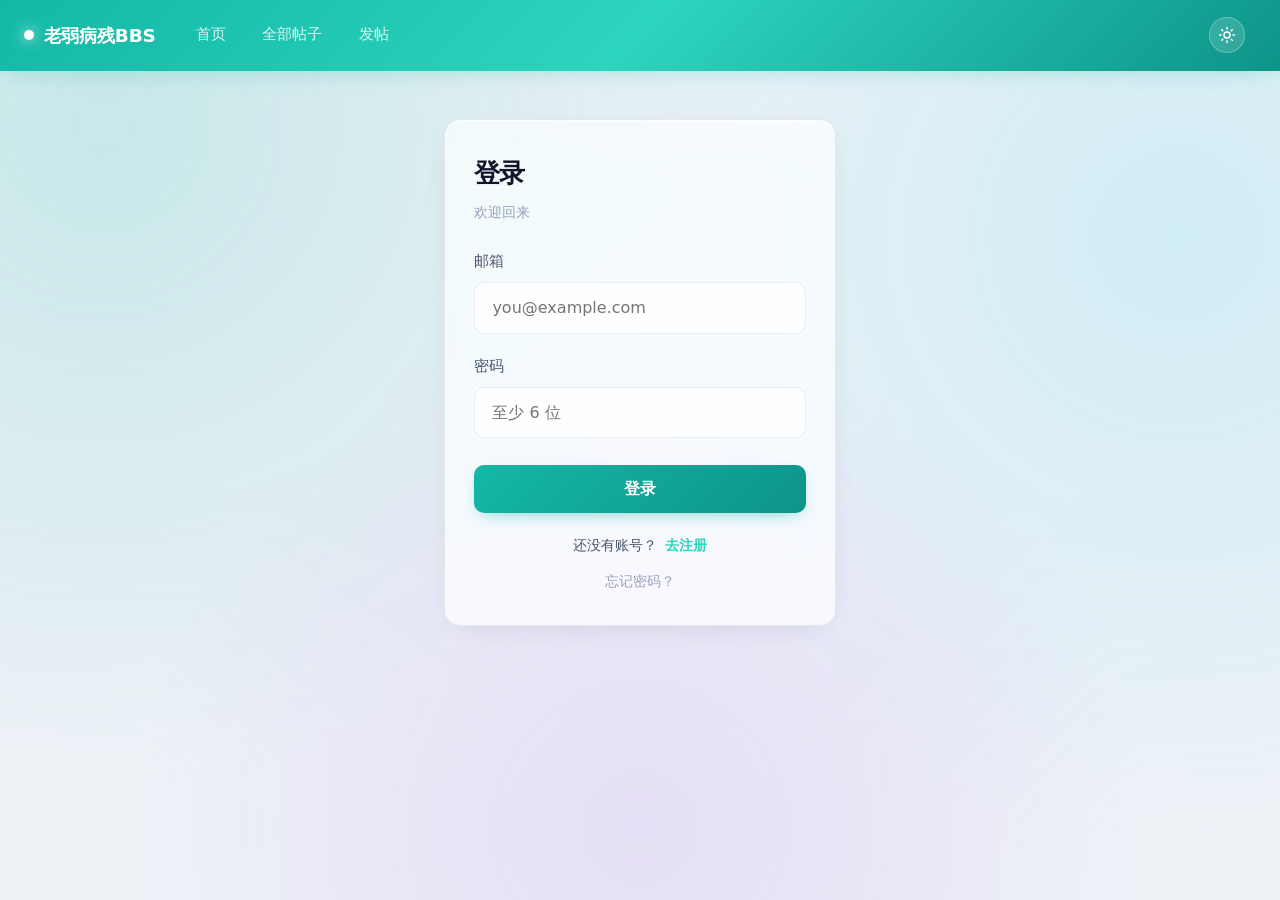
<file: profile.html>
<!DOCTYPE html>
<html lang="zh-CN" data-theme="dark">
<head>
<meta charset="UTF-8">
<meta name="viewport" content="width=device-width, initial-scale=1.0">
<meta name="theme-color" content="#0a0e1a">
<title>个人主页 · 老弱病残BBS</title>
<link rel="stylesheet" href="assets/style.css">
<script src="assets/lib/supabase-umd.js"></script>
<script>
  (function () {
    try {
      const saved = localStorage.getItem('theme')
      const prefersDark = window.matchMedia('(prefers-color-scheme: dark)').matches
      document.documentElement.setAttribute('data-theme', saved || (prefersDark ? 'dark' : 'light'))
    } catch (e) {}
  })()
</script>
</head>
<body>

<header class="main-header">
  <div class="header-inner">
    <button class="mobile-menu-btn" id="mobile-menu-btn" type="button" aria-label="打开菜单">
      <svg viewBox="0 0 24 24" fill="none" stroke="currentColor" stroke-width="2" stroke-linecap="round" stroke-linejoin="round">
        <line x1="3" y1="6" x2="21" y2="6"/>
        <line x1="3" y1="12" x2="21" y2="12"/>
        <line x1="3" y1="18" x2="21" y2="18"/>
      </svg>
    </button>

    <a href="index.html" class="brand nav-logo">
      <span class="brand-name">老弱病残BBS</span>
    </a>
    <nav class="main-nav">
      <a href="index.html">首页</a>
      <a href="boards.html">全部帖子</a>
      <a href="new.html">发帖</a>
    </nav>
    <div class="header-search">
      <svg class="search-icon" viewBox="0 0 24 24" fill="none" stroke="currentColor" stroke-width="2" stroke-linecap="round" stroke-linejoin="round">
        <circle cx="11" cy="11" r="8"/>
        <line x1="21" y1="21" x2="16.65" y2="16.65"/>
      </svg>
      <input id="nav-search" type="text" placeholder="搜索帖子…" autocomplete="off">
      <button id="search-clear" class="search-clear" type="button" style="display:none;">
        <svg viewBox="0 0 24 24" fill="none" stroke="currentColor" stroke-width="2" stroke-linecap="round" stroke-linejoin="round">
          <line x1="18" y1="6" x2="6" y2="18"/>
          <line x1="6" y1="6" x2="18" y2="18"/>
        </svg>
      </button>
    </div>
    <div class="header-actions">
      <button class="theme-toggle" id="theme-toggle" aria-label="切换主题">
        <svg class="icon-sun" viewBox="0 0 24 24" fill="none" stroke="currentColor" stroke-width="2" stroke-linecap="round" stroke-linejoin="round">
          <circle cx="12" cy="12" r="4"/>
          <path d="M12 2v2M12 20v2M4.93 4.93l1.41 1.41M17.66 17.66l1.41 1.41M2 12h2M20 12h2M6.34 17.66l-1.41 1.41M19.07 4.93l-1.41 1.41"/>
        </svg>
        <svg class="icon-moon" viewBox="0 0 24 24" fill="none" stroke="currentColor" stroke-width="2" stroke-linecap="round" stroke-linejoin="round">
          <path d="M21 12.79A9 9 0 1 1 11.21 3 7 7 0 0 0 21 12.79z"/>
        </svg>
      </button>
      <span id="nav-right" class="nav-right"></span>
    </div>
  </div>
</header>

<div class="mobile-sidebar-mask" id="mobile-sidebar-mask"></div>

<aside class="mobile-sidebar" id="mobile-sidebar" aria-label="侧边栏">
  <div class="mobile-sidebar-head">
    <div class="ms-avatar" id="ms-avatar">?</div>
    <div class="ms-user-info">
      <div class="ms-username" id="ms-username">未登录</div>
      <div class="ms-wood" id="ms-wood" style="display:none;">
        <svg viewBox="0 0 24 24" fill="none" stroke="currentColor" stroke-width="2" stroke-linecap="round" stroke-linejoin="round">
          <rect x="3" y="8" width="18" height="4" rx="2"/>
          <path d="M5 12v8a2 2 0 0 0 2 2h10a2 2 0 0 0 2-2v-8"/>
        </svg>
        <span id="ms-wood-num">0</span> 个滚木
      </div>
    </div>
    <button class="ms-close" id="ms-close" type="button" aria-label="关闭菜单">
      <svg viewBox="0 0 24 24" fill="none" stroke="currentColor" stroke-width="2" stroke-linecap="round" stroke-linejoin="round">
        <line x1="18" y1="6" x2="6" y2="18"/>
        <line x1="6" y1="6" x2="18" y2="18"/>
      </svg>
    </button>
  </div>

  <div class="mobile-sidebar-body">
    <div class="ms-group-title">快捷</div>
    <button class="ms-item ms-signin" id="ms-signin-btn" type="button">
      <span class="ms-icon">📅</span>
      <span class="ms-text">今日签到</span>
      <span class="ms-hint" id="ms-signin-hint">+1 滚木</span>
    </button>
    <a href="new.html" class="ms-item">
      <span class="ms-icon">✏️</span>
      <span class="ms-text">发新帖</span>
      <span class="ms-arrow">→</span>
    </a>
    <a href="boards.html" class="ms-item">
      <span class="ms-icon">📚</span>
      <span class="ms-text">全部帖子</span>
      <span class="ms-arrow">→</span>
    </a>

    <div class="ms-group-title">我的</div>
    <a href="profile.html" class="ms-item">
      <span class="ms-icon">👤</span>
      <span class="ms-text">个人主页</span>
      <span class="ms-arrow">→</span>
    </a>
    <a href="messages.html" class="ms-item">
      <span class="ms-icon">🔔</span>
      <span class="ms-text">消息通知</span>
      <span class="ms-arrow">→</span>
    </a>
    <a href="admin.html" class="ms-item" id="ms-admin" style="display:none;">
      <span class="ms-icon">🛡️</span>
      <span class="ms-text">管理面板</span>
      <span class="ms-arrow">→</span>
    </a>

    <div class="ms-group-title">设置</div>
    <button class="ms-item" id="ms-theme-btn" type="button">
      <span class="ms-icon">🌙</span>
      <span class="ms-text">色调调整</span>
      <span class="ms-hint" id="ms-theme-hint">深色</span>
    </button>

    <div class="ms-divider"></div>
    <button class="ms-item ms-logout" id="ms-logout" type="button" style="display:none;">
      <span class="ms-icon">🚪</span>
      <span class="ms-text">退出登录</span>
    </button>
    <a href="login.html" class="ms-item ms-login" id="ms-login" style="display:none;">
      <span class="ms-icon">🔑</span>
      <span class="ms-text">登录 / 注册</span>
      <span class="ms-arrow">→</span>
    </a>
  </div>
</aside>

<div class="page" style="max-width:1100px;">
  <div id="main"><div class="empty">加载中…</div></div>
</div>

<!-- 编辑昵称弹窗 -->
<div class="tip-modal-mask" id="name-modal" style="display:none;">
  <div class="tip-modal" style="max-width:420px;">
    <h3>修改昵称</h3>
    <p>2-20 个字符</p>
    <div class="form-group">
      <input id="new-name-input" type="text" maxlength="20" placeholder="输入新昵称">
    </div>
    <div class="tip-modal-actions">
      <button class="btn btn-ghost" id="name-cancel">取消</button>
      <button class="btn btn-primary" id="name-confirm">保存</button>
    </div>
  </div>
</div>

<!-- ============ 账号设置弹窗 ============ -->
<div class="settings-modal-mask" id="settings-modal" style="display:none;">
  <div class="settings-modal">
    <div class="settings-head">
      <h3>账号设置</h3>
      <button class="settings-close" id="settings-close" type="button" aria-label="关闭">
        <svg viewBox="0 0 24 24" fill="none" stroke="currentColor" stroke-width="2" stroke-linecap="round" stroke-linejoin="round">
          <line x1="18" y1="6" x2="6" y2="18"/>
          <line x1="6" y1="6" x2="18" y2="18"/>
        </svg>
      </button>
    </div>

    <div id="settings-menu">
      <button class="settings-item" id="open-change-pwd" type="button">
        <span class="settings-item-icon">🔑</span>
        <div class="settings-item-body">
          <div class="settings-item-title">修改密码</div>
          <div class="settings-item-desc">定期更换密码，账号更安全</div>
        </div>
        <span class="settings-item-arrow">→</span>
      </button>

      <button class="settings-item danger" id="open-delete-account" type="button">
        <span class="settings-item-icon">⚠️</span>
        <div class="settings-item-body">
          <div class="settings-item-title">注销账号</div>
          <div class="settings-item-desc">永久删除账号及所有数据，不可恢复</div>
        </div>
        <span class="settings-item-arrow">→</span>
      </button>
    </div>

    <div id="change-pwd-panel" style="display:none;">
      <button class="settings-back" id="change-pwd-back" type="button">← 返回</button>
      <div id="change-pwd-msg" class="msg" style="display:none;"></div>
      <div class="form-group">
        <label>新密码</label>
        <input id="settings-new-pwd" type="password" minlength="6" placeholder="至少 6 位" autocomplete="new-password">
      </div>
      <div class="form-group">
        <label>确认新密码</label>
        <input id="settings-confirm-pwd" type="password" minlength="6" placeholder="再次输入" autocomplete="new-password">
      </div>
      <button class="btn btn-primary" id="change-pwd-submit" type="button" style="width:100%;">确认修改</button>
    </div>

    <div id="delete-account-panel" style="display:none;">
      <button class="settings-back" id="delete-account-back" type="button">← 返回</button>
      <div class="settings-warning">
        ⚠️ 此操作不可撤销！账号下的所有帖子、评论、点赞、滚木等数据都将被永久删除。
      </div>
      <div id="delete-account-msg" class="msg" style="display:none;"></div>
      <div class="form-group">
        <label>请输入 <strong style="color:#f87171;">删除账号</strong> 四个字以确认</label>
        <input id="settings-delete-confirm" type="text" placeholder="删除账号" autocomplete="off">
      </div>
      <button class="btn btn-danger" id="delete-account-submit" type="button" style="width:100%;">永久注销账号</button>
    </div>

  </div>
</div>

<script type="module">
import { supabase } from './assets/supabase.js'
import { $, $$, escapeHtml, formatTime, renderNav, getUser, bindCardGlow, initial, showMsg } from './assets/app.js'
import imageCompression from './assets/lib/image-compression.js'

// ============================================================
// Cloudinary 图床（内联版，兼容 unsigned 上传）
// ============================================================
const CLOUD_NAME = 'osdae2bq'
const UPLOAD_PRESET = 'lrbcbbs'

async function uploadToCloudinary(file, options) {
  if (options == null) options = {}
  const folder = options.folder || 'lrbcbbs'
  const apiUrl = 'https://api.cloudinary.com/v1_1/' + CLOUD_NAME + '/image/upload'

  const formData = new FormData()
  formData.append('file', file)
  formData.append('upload_preset', UPLOAD_PRESET)
  formData.append('folder', folder)
  // ⚠️ unsigned 模式下不允许传 transformation，改为上传后拼 URL

  const res = await fetch(apiUrl, { method: 'POST', body: formData })

  if (!res.ok) {
    let errMsg = 'Cloudinary 上传失败（HTTP ' + res.status + '）'
    try {
      const errJson = await res.json()
      if (errJson && errJson.error && errJson.error.message) {
        errMsg = errJson.error.message
      }
    } catch (e) {}
    throw new Error(errMsg)
  }

  const data = await res.json()

  let finalUrl = data.secure_url
  if (options.transformation) {
    const marker = '/image/upload/'
    const idx = finalUrl.indexOf(marker)
    if (idx !== -1) {
      const before = finalUrl.slice(0, idx + marker.length)
      const after = finalUrl.slice(idx + marker.length)
      const first = after.charAt(0)
      if (first !== 'q' && first !== 'c' && first !== 'f' && first !== 'w') {
        finalUrl = before + options.transformation + '/' + after
      }
    }
  }

  return {
    url: finalUrl,
    publicId: data.public_id,
    width: data.width,
    height: data.height,
    bytes: data.bytes,
    format: data.format
  }
}

renderNav()

const params = new URLSearchParams(location.search)
const targetId = params.get('id')
const targetUsername = params.get('u')

const me = await getUser()
let profile = null
let isSelf = false

if (targetId) {
  const { data } = await supabase.from('profiles').select('*').eq('id', targetId).single()
  profile = data
} else if (targetUsername) {
  const { data } = await supabase.from('profiles').select('*').eq('username', targetUsername).single()
  profile = data
} else if (me) {
  const { data } = await supabase.from('profiles').select('*').eq('id', me.id).single()
  profile = data
}

if (!profile) {
  $('#main').innerHTML = `<div class="empty">${me ? '未找到该用户' : '请先登录'}</div>`
  if (!me) setTimeout(() => location.href = 'login.html?redirect=' + encodeURIComponent(location.pathname + location.search), 800)
  throw new Error('no profile')
}

isSelf = me && me.id === profile.id

const [
  { count: postCount },
  { count: likeReceived },
  { count: tipReceivedCount },
  { data: tipReceivedSum }
] = await Promise.all([
  supabase.from('posts').select('*', { count: 'exact', head: true }).eq('author_id', profile.id),
  supabase.from('likes').select('post_id, posts!inner(author_id)', { count: 'exact', head: true }).eq('posts.author_id', profile.id),
  supabase.from('tips').select('*', { count: 'exact', head: true }).eq('to_user', profile.id),
  supabase.from('tips').select('amount').eq('to_user', profile.id)
])

const receivedWood = (tipReceivedSum || []).reduce((s, t) => s + (t.amount || 0), 0)

function avatarHtml(p, size = 96) {
  const cls = size >= 80 ? 'profile-avatar-lg' : 'avatar'
  if (p.avatar_url) {
    return `<img src="${escapeHtml(p.avatar_url)}" alt="${escapeHtml(p.username)}" class="${cls}" style="object-fit:cover;">`
  }
  return `<div class="${cls}">${escapeHtml(initial(p.username))}</div>`
}

$('#main').innerHTML = `
  <div class="card profile-hero">
    <div class="profile-avatar-wrap ${isSelf ? 'editable' : ''}" id="avatar-wrap">
      ${avatarHtml(profile, 96)}
      ${isSelf ? `
        <div class="avatar-edit-overlay">
          <svg viewBox="0 0 24 24" fill="none" stroke="currentColor" stroke-width="2" stroke-linecap="round" stroke-linejoin="round">
            <path d="M23 19a2 2 0 0 1-2 2H3a2 2 0 0 1-2-2V8a2 2 0 0 1 2-2h4l2-3h6l2 3h4a2 2 0 0 1 2 2z"/>
            <circle cx="12" cy="13" r="4"/>
          </svg>
        </div>
        <input type="file" id="avatar-input" accept="image/*" style="display:none;">
      ` : ''}
    </div>

    <div class="profile-info">
      <div class="profile-name-row">
        <div class="profile-name" id="profile-name">${escapeHtml(profile.username)}</div>
        ${isSelf ? `
          <button class="icon-btn" id="edit-name-btn" title="修改昵称">
            <svg viewBox="0 0 24 24" fill="none" stroke="currentColor" stroke-width="2" stroke-linecap="round" stroke-linejoin="round">
              <path d="M11 4H4a2 2 0 0 0-2 2v14a2 2 0 0 0 2 2h14a2 2 0 0 0 2-2v-7"/>
              <path d="M18.5 2.5a2.121 2.121 0 0 1 3 3L12 15l-4 1 1-4 9.5-9.5z"/>
            </svg>
          </button>
          <button class="icon-btn" id="open-settings-btn" title="账号设置" style="margin-left:0.3rem;">
            <svg viewBox="0 0 24 24" fill="none" stroke="currentColor" stroke-width="2" stroke-linecap="round" stroke-linejoin="round">
              <circle cx="12" cy="12" r="3"/>
              <path d="M19.4 15a1.65 1.65 0 0 0 .33 1.82l.06.06a2 2 0 0 1 0 2.83 2 2 0 0 1-2.83 0l-.06-.06a1.65 1.65 0 0 0-1.82-.33 1.65 1.65 0 0 0-1 1.51V21a2 2 0 0 1-2 2 2 2 0 0 1-2-2v-.09A1.65 1.65 0 0 0 9 19.4a1.65 1.65 0 0 0-1.82.33l-.06.06a2 2 0 0 1-2.83 0 2 2 0 0 1 0-2.83l.06-.06a1.65 1.65 0 0 0 .33-1.82 1.65 1.65 0 0 0-1.51-1H3a2 2 0 0 1-2-2 2 2 0 0 1 2-2h.09A1.65 1.65 0 0 0 4.6 9a1.65 1.65 0 0 0-.33-1.82l-.06-.06a2 2 0 0 1 0-2.83 2 2 0 0 1 2.83 0l.06.06a1.65 1.65 0 0 0 1.82.33H9a1.65 1.65 0 0 0 1-1.51V3a2 2 0 0 1 2-2 2 2 0 0 1 2 2v.09a1.65 1.65 0 0 0 1 1.51 1.65 1.65 0 0 0 1.82-.33l.06-.06a2 2 0 0 1 2.83 0 2 2 0 0 1 0 2.83l-.06.06a1.65 1.65 0 0 0-.33 1.82V9a1.65 1.65 0 0 0 1.51 1H21a2 2 0 0 1 2 2 2 2 0 0 1-2 2h-.09a1.65 1.65 0 0 0-1.51 1z"/>
            </svg>
          </button>
        ` : ''}
      </div>
      <div class="profile-since">注册于 ${formatTime(profile.created_at)}${isSelf ? ' · 这是你自己的主页' : ''}</div>

      <div class="profile-stats">
        <div class="profile-stat">
          <div class="profile-stat-val">${profile.rolling_wood ?? 0}</div>
          <div class="profile-stat-lbl">滚木余额</div>
        </div>
        <div class="profile-stat">
          <div class="profile-stat-val">${postCount ?? 0}</div>
          <div class="profile-stat-lbl">发布帖子</div>
        </div>
        <div class="profile-stat">
          <div class="profile-stat-val">${receivedWood}</div>
          <div class="profile-stat-lbl">收到滚木</div>
        </div>
        <div class="profile-stat">
          <div class="profile-stat-val">${likeReceived ?? 0}</div>
          <div class="profile-stat-lbl">收到点赞</div>
        </div>
      </div>
    </div>
  </div>

  <div class="profile-tabs">
    <button class="profile-tab active" data-tab="posts">${isSelf ? '我的' : 'TA 的'}帖子</button>
    ${isSelf ? `
      <button class="profile-tab" data-tab="tips">滚木收支</button>
      <button class="profile-tab" data-tab="checkins">签到记录</button>
    ` : `
      <button class="profile-tab" data-tab="tips">收到的滚木</button>
    `}
  </div>

  <div id="content"><div class="empty">加载中…</div></div>
`

bindCardGlow($('#main'))

const avatarWrap = document.getElementById('avatar-wrap')
const avatarInput = document.getElementById('avatar-input')

if (isSelf && avatarInput) {
  avatarWrap.onclick = () => avatarInput.click()

  avatarInput.onchange = async () => {
    const file = avatarInput.files?.[0]
    if (!file) return
    if (!file.type.startsWith('image/')) return alert('请选择图片文件')

    try {
      const compressed = await imageCompression(file, {
        maxWidthOrHeight: 400,
        useWebWorker: true,
        initialQuality: 0.85,
        fileType: 'image/webp',
        maxSizeMB: 0.3
      })

      const r = await uploadToCloudinary(compressed, {
        folder: 'lrbcbbs/avatars',
        transformation: 'c_fill,g_face,w_400,h_400/q_auto:good/f_auto'
      })
      const url = r.url

      const { error: dbErr } = await supabase
        .from('profiles')
        .update({ avatar_url: url })
        .eq('id', profile.id)

      if (dbErr) throw dbErr

      profile.avatar_url = url
      avatarWrap.innerHTML = `
        <img src="${escapeHtml(url)}" alt="${escapeHtml(profile.username)}" class="profile-avatar-lg" style="object-fit:cover;">
        <div class="avatar-edit-overlay">
          <svg viewBox="0 0 24 24" fill="none" stroke="currentColor" stroke-width="2" stroke-linecap="round" stroke-linejoin="round">
            <path d="M23 19a2 2 0 0 1-2 2H3a2 2 0 0 1-2-2V8a2 2 0 0 1 2-2h4l2-3h6l2 3h4a2 2 0 0 1 2 2z"/>
            <circle cx="12" cy="13" r="4"/>
          </svg>
        </div>
      `
      alert('头像已更新！')
    } catch (err) {
      alert('上传失败：' + err.message)
    }
  }
}

const nameModal = document.getElementById('name-modal')
const newNameInput = document.getElementById('new-name-input')

const editNameBtn = document.getElementById('edit-name-btn')
if (editNameBtn) {
  editNameBtn.onclick = () => {
    newNameInput.value = profile.username
    nameModal.style.display = 'flex'
    setTimeout(() => newNameInput.focus(), 100)
  }
}

if (nameModal) {
  nameModal.onclick = (e) => { if (e.target === nameModal) nameModal.style.display = 'none' }
  document.getElementById('name-cancel').onclick = () => nameModal.style.display = 'none'

  document.getElementById('name-confirm').onclick = async () => {
    const newName = newNameInput.value.trim()
    if (newName.length < 2 || newName.length > 20) return alert('昵称需要 2-20 个字符')
    if (newName === profile.username) return nameModal.style.display = 'none'

    const btn = document.getElementById('name-confirm')
    btn.disabled = true
    btn.textContent = '保存中…'

    const { error } = await supabase
      .from('profiles')
      .update({ username: newName })
      .eq('id', profile.id)

    btn.disabled = false
    btn.textContent = '保存'

    if (error) {
      if (error.code === '23505') alert('该昵称已被占用')
      else alert(error.message)
      return
    }

    profile.username = newName
    document.getElementById('profile-name').textContent = newName
    nameModal.style.display = 'none'
    alert('昵称已更新！')
  }
}

$$('.profile-tab').forEach(btn => {
  btn.onclick = () => {
    $$('.profile-tab').forEach(b => b.classList.remove('active'))
    btn.classList.add('active')
    loadTab(btn.dataset.tab)
  }
})

async function loadTab(t) {
  const box = $('#content')
  box.innerHTML = '<div class="empty">加载中…</div>'

  if (t === 'posts') {
    const { data } = await supabase
      .from('posts')
      .select('id, title, content, created_at, comments(count), likes(count), tips(count)')
      .eq('author_id', profile.id)
      .order('created_at', { ascending: false })

    if (!data?.length) {
      box.innerHTML = `<div class="empty">${isSelf ? '还没有发过帖子，' : ''}${isSelf ? '<a href="new.html">去发一篇</a>' : 'TA 还没有发过帖子'}</div>`
      return
    }

    box.innerHTML = data.map((p, i) => {
      const raw = String(p.content || '')
        .replace(/!\[[^\]]*\]\([^)]+\)/g, '[图片]')
        .replace(/\[([^\]]+)\]\([^)]+\)/g, '$1')
        .replace(/[#*>`~_\-]/g, '')
        .replace(/\n+/g, ' ').trim()
      const summary = raw.slice(0, 120) + (raw.length > 120 ? '…' : '')
      return `
        <div class="card post-card" style="animation-delay:${Math.min(i * 55, 400)}ms;">
          <a href="post.html?id=${p.id}" class="post-link"></a>
          <h3>${escapeHtml(p.title)}</h3>
          <div class="card-body">${escapeHtml(summary)}</div>
          <div class="card-foot">
            <span class="stat">${formatTime(p.created_at)}</span>
            <span class="stat">💬 ${p.comments?.[0]?.count ?? 0}</span>
            <span class="stat">❤️ ${p.likes?.[0]?.count ?? 0}</span>
            <span class="stat">🪵 ${p.tips?.[0]?.count ?? 0}</span>
            <span class="stat" style="color:var(--primary-light);margin-left:auto;">查看 →</span>
          </div>
        </div>
      `
    }).join('')
    bindCardGlow(box)
  }

  if (t === 'tips') {
    if (isSelf) {
      const [{ data: received }, { data: sent }] = await Promise.all([
        supabase.from('tips')
          .select('id, amount, created_at, posts!inner(id, title), from_user, profiles!tips_from_user_fkey(username)')
          .eq('to_user', profile.id)
          .order('created_at', { ascending: false }).limit(50),
        supabase.from('tips')
          .select('id, amount, created_at, posts!inner(id, title), to_user, profiles!tips_to_user_fkey(username)')
          .eq('from_user', profile.id)
          .order('created_at', { ascending: false }).limit(50)
      ])

      const all = [
        ...(received || []).map(r => ({ ...r, type: 'in', other: r.profiles?.username || '匿名' })),
        ...(sent || []).map(s => ({ ...s, type: 'out', other: s.profiles?.username || '匿名' }))
      ].sort((a, b) => new Date(b.created_at) - new Date(a.created_at))

      if (!all.length) {
        box.innerHTML = '<div class="empty">还没有滚木收支记录</div>'
        return
      }

      box.innerHTML = `
        <div class="card" style="padding:1.5rem;">
          ${all.map(t => `
            <div class="tip-item">
              <div class="tip-info">
                <div class="tip-title">
                  <a href="post.html?id=${t.posts?.id}">${escapeHtml(t.posts?.title || '（已删除）')}</a>
                </div>
                <div class="tip-meta">
                  ${t.type === 'in' ? `来自 ${escapeHtml(t.other)}` : `赠予 ${escapeHtml(t.other)}`}
                  · ${formatTime(t.created_at)}
                </div>
              </div>
              <span class="tip-amount ${t.type}">
                ${t.type === 'in' ? '+' : '-'}${t.amount}
                <svg viewBox="0 0 24 24" fill="none" stroke="currentColor" stroke-width="2" stroke-linecap="round" stroke-linejoin="round">
                  <rect x="3" y="8" width="18" height="4" rx="2"/>
                  <path d="M5 12v8a2 2 0 0 0 2 2h10a2 2 0 0 0 2-2v-8"/>
                </svg>
              </span>
            </div>
          `).join('')}
        </div>
      `
    } else {
      const { data } = await supabase
        .from('tips')
        .select('id, amount, created_at, posts!inner(id, title), profiles!tips_from_user_fkey(username)')
        .eq('to_user', profile.id)
        .order('created_at', { ascending: false }).limit(50)

      if (!data?.length) {
        box.innerHTML = '<div class="empty">还没有收到滚木</div>'
        return
      }

      box.innerHTML = `
        <div class="card" style="padding:1.5rem;">
          ${data.map(t => `
            <div class="tip-item">
              <div class="tip-info">
                <div class="tip-title">
                  <a href="post.html?id=${t.posts?.id}">${escapeHtml(t.posts?.title || '（已删除）')}</a>
                </div>
                <div class="tip-meta">
                  来自 ${escapeHtml(t.profiles?.username || '匿名')} · ${formatTime(t.created_at)}
                </div>
              </div>
              <span class="tip-amount in">
                +${t.amount}
                <svg viewBox="0 0 24 24" fill="none" stroke="currentColor" stroke-width="2" stroke-linecap="round" stroke-linejoin="round">
                  <rect x="3" y="8" width="18" height="4" rx="2"/>
                  <path d="M5 12v8a2 2 0 0 0 2 2h10a2 2 0 0 0 2-2v-8"/>
                </svg>
              </span>
            </div>
          `).join('')}
        </div>
      `
    }
  }

  if (t === 'checkins' && isSelf) {
    const { data } = await supabase
      .from('checkins')
      .select('date')
      .eq('user_id', profile.id)
      .order('date', { ascending: false })
      .limit(60)

    if (!data?.length) {
      box.innerHTML = '<div class="empty">还没有签到记录，去首页签到吧</div>'
      return
    }

    box.innerHTML = `
      <div class="card" style="padding:1.5rem;">
        <div style="margin-bottom:1rem;color:var(--text-dim);font-size:0.9rem;">
          共签到 <strong style="color:var(--primary-light);">${data.length}</strong> 天
        </div>
        <div style="display:flex;flex-wrap:wrap;gap:0.5rem;">
          ${data.map(c => `
            <span style="display:inline-flex;align-items:center;gap:0.3rem;padding:0.35rem 0.8rem;border-radius:999px;background:var(--card-bg-hover);border:1px solid var(--border);font-size:0.82rem;color:var(--text-dim);">
              📅 ${c.date}
            </span>
          `).join('')}
        </div>
      </div>
    `
  }
}

loadTab('posts')

// ============================================================
// 账号设置：修改密码 / 注销账号
// ============================================================
const settingsModal = document.getElementById('settings-modal')
const settingsMenu = document.getElementById('settings-menu')
const changePwdPanel = document.getElementById('change-pwd-panel')
const deleteAccountPanel = document.getElementById('delete-account-panel')

function showSettingsMenu() {
  settingsMenu.style.display = 'block'
  changePwdPanel.style.display = 'none'
  deleteAccountPanel.style.display = 'none'
}

const openSettingsBtn = document.getElementById('open-settings-btn')
if (openSettingsBtn) {
  openSettingsBtn.onclick = () => {
    settingsModal.style.display = 'flex'
    showSettingsMenu()
    document.getElementById('settings-new-pwd').value = ''
    document.getElementById('settings-confirm-pwd').value = ''
    document.getElementById('settings-delete-confirm').value = ''
    document.getElementById('change-pwd-msg').style.display = 'none'
    document.getElementById('delete-account-msg').style.display = 'none'
  }
}

document.getElementById('settings-close').onclick = () => {
  settingsModal.style.display = 'none'
}
settingsModal.onclick = (e) => {
  if (e.target === settingsModal) settingsModal.style.display = 'none'
}

// --- 修改密码 ---
document.getElementById('open-change-pwd').onclick = () => {
  settingsMenu.style.display = 'none'
  changePwdPanel.style.display = 'block'
}
document.getElementById('change-pwd-back').onclick = showSettingsMenu

document.getElementById('change-pwd-submit').onclick = async () => {
  const btn = document.getElementById('change-pwd-submit')
  const msgEl = document.getElementById('change-pwd-msg')
  const pwd = document.getElementById('settings-new-pwd').value
  const pwd2 = document.getElementById('settings-confirm-pwd').value

  if (!pwd || pwd.length < 6) {
    showMsg(msgEl, '密码至少 6 位', 'error'); return
  }
  if (pwd !== pwd2) {
    showMsg(msgEl, '两次输入的密码不一致', 'error'); return
  }

  btn.disabled = true
  btn.textContent = '修改中…'

  const { error } = await supabase.auth.updateUser({ password: pwd })

  if (error) {
    let text = error.message
    if (text.includes('same as the old password') || text.includes('New password should be different')) {
      text = '新密码不能与旧密码相同'
    }
    showMsg(msgEl, text, 'error')
    btn.disabled = false
    btn.textContent = '确认修改'
    return
  }

  showMsg(msgEl, '✓ 密码修改成功', 'success')
  btn.disabled = false
  btn.textContent = '确认修改'
  document.getElementById('settings-new-pwd').value = ''
  document.getElementById('settings-confirm-pwd').value = ''
  setTimeout(() => { settingsModal.style.display = 'none' }, 1200)
}

// --- 注销账号 ---
document.getElementById('open-delete-account').onclick = () => {
  settingsMenu.style.display = 'none'
  deleteAccountPanel.style.display = 'block'
}
document.getElementById('delete-account-back').onclick = showSettingsMenu

document.getElementById('delete-account-submit').onclick = async () => {
  const btn = document.getElementById('delete-account-submit')
  const msgEl = document.getElementById('delete-account-msg')
  const confirmText = document.getElementById('settings-delete-confirm').value.trim()

  if (confirmText !== '删除账号') {
    showMsg(msgEl, '请输入“删除账号”四个字以确认', 'error')
    return
  }

  if (!confirm('最后确认：账号及所有数据将被永久删除，且无法恢复！')) return

  btn.disabled = true
  btn.textContent = '注销中…'

  const { data, error } = await supabase.rpc('delete_my_account')

  if (error || !data?.success) {
    showMsg(msgEl, error?.message || data?.error || '注销失败', 'error')
    btn.disabled = false
    btn.textContent = '永久注销账号'
    return
  }

  await supabase.auth.signOut()
  alert('账号已注销，感谢使用。')
  location.href = 'index.html'
}

// ============================================================
// 移动端侧边栏
// ============================================================
function initMobileSidebar() {
  const btn = document.getElementById('mobile-menu-btn')
  const sidebar = document.getElementById('mobile-sidebar')
  const mask = document.getElementById('mobile-sidebar-mask')
  const closeBtn = document.getElementById('ms-close')
  if (!btn || !sidebar || !mask) return

  const open = () => {
    sidebar.classList.add('open')
    mask.classList.add('open')
    document.body.style.overflow = 'hidden'
  }
  const close = () => {
    sidebar.classList.remove('open')
    mask.classList.remove('open')
    document.body.style.overflow = ''
  }

  btn.onclick = open
  mask.onclick = close
  if (closeBtn) closeBtn.onclick = close
  document.addEventListener('keydown', (e) => {
    if (e.key === 'Escape' && sidebar.classList.contains('open')) close()
  })
}

async function fillSidebarUser() {
  const { data: { user } } = await supabase.auth.getUser()
  const avatarEl = document.getElementById('ms-avatar')
  const usernameEl = document.getElementById('ms-username')
  const woodEl = document.getElementById('ms-wood')
  const woodNumEl = document.getElementById('ms-wood-num')
  const adminEl = document.getElementById('ms-admin')
  const logoutEl = document.getElementById('ms-logout')
  const loginEl = document.getElementById('ms-login')

  if (user) {
    const { data: p } = await supabase
      .from('profiles').select('username, role, rolling_wood, avatar_url')
      .eq('id', user.id).single()

    const name = p?.username || user.email || '用户'
    if (avatarEl) {
      if (p?.avatar_url) {
        avatarEl.innerHTML = `<img src="${escapeHtml(p.avatar_url)}" alt="${escapeHtml(name)}" style="width:100%;height:100%;object-fit:cover;border-radius:50%;">`
      } else {
        avatarEl.textContent = name.trim()[0].toUpperCase()
      }
    }
    if (usernameEl) usernameEl.textContent = name
    if (woodEl) woodEl.style.display = 'inline-flex'
    if (woodNumEl) woodNumEl.textContent = p?.rolling_wood ?? 0
    if (p?.role === 'admin' && adminEl) adminEl.style.display = 'flex'
    if (logoutEl) logoutEl.style.display = 'flex'
    if (loginEl) loginEl.style.display = 'none'
  } else {
    if (avatarEl) avatarEl.textContent = '?'
    if (usernameEl) usernameEl.textContent = '未登录'
    if (woodEl) woodEl.style.display = 'none'
    if (adminEl) adminEl.style.display = 'none'
    if (logoutEl) logoutEl.style.display = 'none'
    if (loginEl) loginEl.style.display = 'flex'
  }
}

function initSidebarTheme() {
  const btn = document.getElementById('ms-theme-btn')
  const hint = document.getElementById('ms-theme-hint')
  if (!btn) return
  const updateHint = () => {
    const theme = document.documentElement.getAttribute('data-theme') || 'dark'
    if (hint) hint.textContent = theme === 'dark' ? '深色' : '浅色'
  }
  updateHint()
  btn.onclick = () => {
    const html = document.documentElement
    const current = html.getAttribute('data-theme') || 'dark'
    const next = current === 'dark' ? 'light' : 'dark'
    html.classList.add('theme-transitioning')
    html.setAttribute('data-theme', next)
    try { localStorage.setItem('theme', next) } catch (e) {}
    updateHint()
    setTimeout(() => html.classList.remove('theme-transitioning'), 600)
  }
}

async function initSidebarSignin() {
  const btn = document.getElementById('ms-signin-btn')
  const hint = document.getElementById('ms-signin-hint')
  if (!btn) return

  const { data: { user } } = await supabase.auth.getUser()
  if (!user) {
    if (hint) hint.textContent = '需登录'
    btn.onclick = () => location.href = 'login.html'
    return
  }

  const today = new Date().toISOString().slice(0, 10)
  const { data: checkin } = await supabase
    .from('checkins').select('date')
    .eq('user_id', user.id).eq('date', today).maybeSingle()

  if (checkin) {
    btn.disabled = true
    btn.classList.add('signed')
    if (hint) hint.textContent = '已签到 ✓'
  }

  btn.onclick = async () => {
    if (btn.disabled) return
    btn.disabled = true
    if (hint) hint.textContent = '签到中…'

    const { data, error } = await supabase.rpc('daily_checkin')
    if (error || !data?.success) {
      if (hint) hint.textContent = error?.message || data?.error || '失败'
      btn.disabled = false
      return
    }
    btn.classList.add('signed')
    if (hint) hint.textContent = '+1 滚木 ✓'
    const woodNum = document.getElementById('ms-wood-num')
    if (woodNum) woodNum.textContent = Number(woodNum.textContent) + 1
    const navWood = document.getElementById('nav-wood')
    if (navWood) navWood.textContent = Number(navWood.textContent) + 1
  }
}

function initSidebarLogout() {
  const btn = document.getElementById('ms-logout')
  if (!btn) return
  btn.onclick = async () => {
    if (!confirm('确定退出登录？')) return
    await supabase.auth.signOut()
    location.href = 'index.html'
  }
}

initMobileSidebar()
fillSidebarUser()
initSidebarTheme()
initSidebarSignin()
initSidebarLogout()
</script>
</body>
</html>
</file>
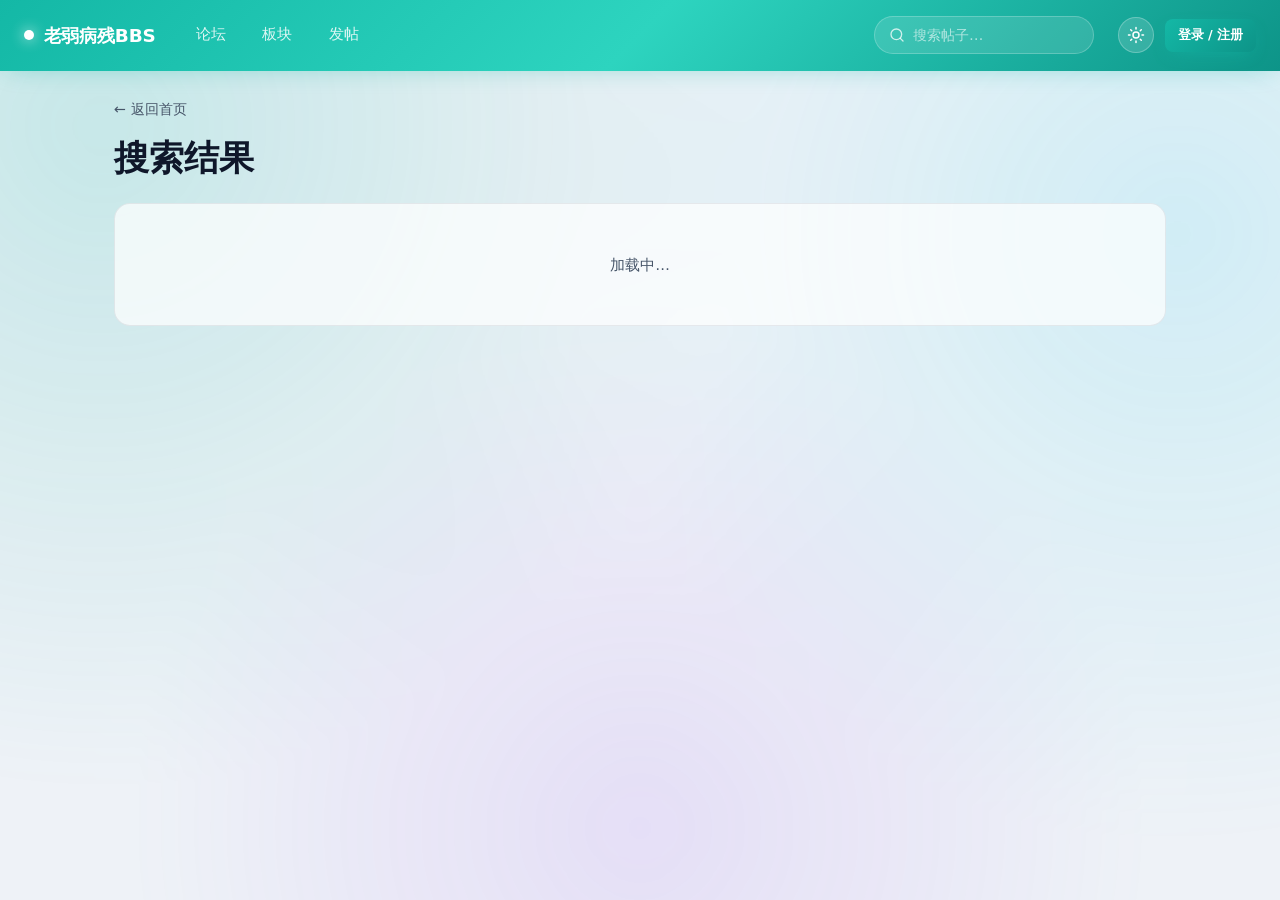
<file: search.html>
<!DOCTYPE html>
<html lang="zh-CN" data-theme="dark">
<head>
<meta charset="UTF-8">
<meta name="viewport" content="width=device-width, initial-scale=1.0">
<meta name="theme-color" content="#0a0e1a">
<title>搜索 · 老弱病残BBS</title>
<link rel="stylesheet" href="assets/style.css">
<script src="assets/lib/supabase-umd.js"></script>
<script>
  (function () {
    try {
      const saved = localStorage.getItem('theme')
      const prefersDark = window.matchMedia('(prefers-color-scheme: dark)').matches
      document.documentElement.setAttribute('data-theme', saved || (prefersDark ? 'dark' : 'light'))
    } catch (e) {}
  })()
</script>
</head>
<body>

<header class="main-header">
  <div class="header-inner">
    <a href="index.html" class="brand nav-logo">
      <span class="brand-name">老弱病残BBS</span>
    </a>
    <nav class="main-nav">
      <a href="index.html">论坛</a>
      <a href="boards.html">板块</a>
      <a href="new.html">发帖</a>
    </nav>
    <div class="header-search">
      <svg class="search-icon" viewBox="0 0 24 24" fill="none" stroke="currentColor" stroke-width="2" stroke-linecap="round" stroke-linejoin="round">
        <circle cx="11" cy="11" r="8"/>
        <line x1="21" y1="21" x2="16.65" y2="16.65"/>
      </svg>
      <input id="nav-search" type="text" placeholder="搜索帖子…" autocomplete="off">
      <button id="search-clear" class="search-clear" type="button" style="display:none;">
        <svg viewBox="0 0 24 24" fill="none" stroke="currentColor" stroke-width="2" stroke-linecap="round" stroke-linejoin="round">
          <line x1="18" y1="6" x2="6" y2="18"/>
          <line x1="6" y1="6" x2="18" y2="18"/>
        </svg>
      </button>
    </div>
    <div class="header-actions">
      <button class="theme-toggle" id="theme-toggle" aria-label="切换主题">
        <svg class="icon-sun" viewBox="0 0 24 24" fill="none" stroke="currentColor" stroke-width="2" stroke-linecap="round" stroke-linejoin="round">
          <circle cx="12" cy="12" r="4"/>
          <path d="M12 2v2M12 20v2M4.93 4.93l1.41 1.41M17.66 17.66l1.41 1.41M2 12h2M20 12h2M6.34 17.66l-1.41 1.41M19.07 4.93l-1.41 1.41"/>
        </svg>
        <svg class="icon-moon" viewBox="0 0 24 24" fill="none" stroke="currentColor" stroke-width="2" stroke-linecap="round" stroke-linejoin="round">
          <path d="M21 12.79A9 9 0 1 1 11.21 3 7 7 0 0 0 21 12.79z"/>
        </svg>
      </button>
      <span id="nav-right" class="nav-right"></span>
    </div>
  </div>
</header>

<div class="page" style="max-width:1100px;">
  <a href="index.html" style="font-size:0.9rem;color:var(--text-dim);display:inline-flex;align-items:center;gap:0.3rem;margin-bottom:1rem;">← 返回首页</a>

  <h1 id="page-title">搜索结果</h1>
  <div id="search-meta" style="color:var(--text-dim);font-size:0.95rem;margin-bottom:1.5rem;"></div>

  <div id="results"><div class="empty">加载中…</div></div>
</div>

<script type="module">
import { supabase } from './assets/supabase.js'
import {
  renderNav, escapeHtml, formatTime, initial, bindCardGlow
} from './assets/app.js'

renderNav()

const params = new URLSearchParams(location.search)
const q = (params.get('q') || '').trim()
const tag = (params.get('tag') || '').trim()
const type = params.get('type') || 'major'

const titleEl = document.getElementById('page-title')
const metaEl = document.getElementById('search-meta')
const resultsEl = document.getElementById('results')

async function render() {
  let query = supabase
    .from('posts')
    .select('id, title, content, created_at, tags_major, tags_minor, profiles!author_id(username), comments(count), likes(count), tips(count)')

  if (q) {
    titleEl.textContent = '搜索「' + q + '」'
    query = query.or('title.ilike.%' + q + '%,content.ilike.%' + q + '%')
  } else if (tag) {
    titleEl.textContent = '标签：' + tag
    if (type === 'major') {
      query = query.contains('tags_major', [tag])
    } else {
      query = query.contains('tags_minor', [tag])
    }
  } else {
    titleEl.textContent = '搜索结果'
  }

  const { data, error } = await query.order('created_at', { ascending: false })

  if (error) {
    resultsEl.innerHTML = '<div class="empty">加载失败：' + escapeHtml(error.message) + '</div>'
    return
  }

  metaEl.textContent = '共 ' + ((data && data.length) || 0) + ' 条结果'

  if (!data || !data.length) {
    resultsEl.innerHTML = '<div class="empty">没有找到相关帖子</div>'
    return
  }

  resultsEl.innerHTML = data.map((p, i) => {
    const username = (p.profiles && p.profiles.username) || '匿名'
    const cCount = (p.comments && p.comments[0] && p.comments[0].count) || 0
    const lCount = (p.likes && p.likes[0] && p.likes[0].count) || 0
    const tCount = (p.tips && p.tips[0] && p.tips[0].count) || 0
    const majors = p.tags_major || []
    const minors = p.tags_minor || []

    const raw = String(p.content || '')
      .replace(/!\[[^\]]*\]\([^)]+\)/g, '[图片]')
      .replace(/\[([^\]]+)\]\([^)]+\)/g, '$1')
      .replace(/[#*>`~_\-]/g, '')
      .replace(/\n+/g, ' ').trim()
    const summary = raw.slice(0, 140) + (raw.length > 140 ? '…' : '')

    return `
      <div class="card post-card" style="animation-delay:${Math.min(i * 55, 400)}ms;">
        <a href="post.html?id=${p.id}" class="post-link"></a>
        <div class="card-head">
          <div class="avatar">${escapeHtml(initial(username))}</div>
          <div style="flex:1;min-width:0;">
            <div style="font-size:0.85rem;color:var(--text-dim);font-weight:500;">${escapeHtml(username)}</div>
            <div style="font-size:0.78rem;color:var(--text-muted);">${formatTime(p.created_at)}</div>
          </div>
        </div>
        <h3>${escapeHtml(p.title)}</h3>
        ${(majors.length || minors.length) ? `
          <div class="post-tags">
            ${majors.map(t => '<a href="search.html?tag=' + encodeURIComponent(t) + '&type=major" class="tag-major">' + escapeHtml(t) + '</a>').join('')}
            ${minors.map(t => '<a href="search.html?tag=' + encodeURIComponent(t) + '&type=minor" class="tag-minor">' + escapeHtml(t) + '</a>').join('')}
          </div>
        ` : ''}
        ${summary ? '<div class="card-body">' + escapeHtml(summary) + '</div>' : ''}
        <div class="card-foot">
          <span class="stat">💬 ${cCount}</span>
          <span class="stat">❤️ ${lCount}</span>
          <span class="stat">🪵 ${tCount}</span>
          <span class="stat" style="color:var(--primary-light);margin-left:auto;">查看 →</span>
        </div>
      </div>
    `
  }).join('')

  bindCardGlow(resultsEl)
}

render()
</script>
</body>
</html>
</file>
<file: assets/style.css>
/* ============================================================
   老弱病残BBS - 完整样式表
   ============================================================ */

* { margin: 0; padding: 0; box-sizing: border-box; }

:root {
  --primary: #14b8a6;
  --primary-light: #2dd4bf;
  --primary-dark: #0d9488;
  --accent: #22d3ee;
  --accent-2: #a855f7;
  --ease: cubic-bezier(0.16, 1, 0.3, 1);
  --ease-smooth: cubic-bezier(0.4, 0, 0.2, 1);
}

/* ============ 深色主题 ============ */
[data-theme="dark"] {
  --bg: #0a0e1a;
  --bg-soft: #0f1422;
  --header-bg: linear-gradient(135deg, #0d9488 0%, #14b8a6 50%, #0f766e 100%);
  --header-text: #f0fdfa;
  --card-bg: rgba(255, 255, 255, 0.055);
  --card-bg-hover: rgba(255, 255, 255, 0.085);
  --card-edge: rgba(255, 255, 255, 0.12);
  --input-bg: rgba(255, 255, 255, 0.05);
  --border: rgba(255, 255, 255, 0.09);
  --border-hover: rgba(45, 212, 191, 0.5);
  --text: #e2e8f0;
  --text-strong: #f8fafc;
  --text-dim: #94a3b8;
  --text-muted: #64748b;
  --card-shadow: 0 8px 32px -12px rgba(0, 0, 0, 0.6),
                 inset 0 1px 0 0 rgba(255, 255, 255, 0.06);
  --card-shadow-hover: 0 20px 44px -20px rgba(20, 184, 166, 0.5),
                       inset 0 1px 0 0 rgba(255, 255, 255, 0.1);
  --blob-1: rgba(20, 184, 166, 0.32);
  --blob-2: rgba(34, 211, 238, 0.22);
  --blob-3: rgba(168, 85, 247, 0.18);
  --noise-opacity: 0.035;
  color-scheme: dark;
}

/* ============ 浅色主题 ============ */
[data-theme="light"] {
  --bg: #eef2f7;
  --bg-soft: #ffffff;
  --header-bg: linear-gradient(135deg, #14b8a6 0%, #2dd4bf 50%, #0d9488 100%);
  --header-text: #ffffff;
  --card-bg: rgba(255, 255, 255, 0.7);
  --card-bg-hover: rgba(255, 255, 255, 0.9);
  --card-edge: rgba(255, 255, 255, 0.95);
  --input-bg: rgba(255, 255, 255, 0.75);
  --border: rgba(15, 23, 42, 0.08);
  --border-hover: rgba(20, 184, 166, 0.45);
  --text: #1e293b;
  --text-strong: #0f172a;
  --text-dim: #475569;
  --text-muted: #94a3b8;
  --card-shadow: 0 8px 32px -14px rgba(15, 23, 42, 0.16),
                 inset 0 1px 0 0 rgba(255, 255, 255, 0.85);
  --card-shadow-hover: 0 20px 44px -20px rgba(20, 184, 166, 0.35),
                       inset 0 1px 0 0 rgba(255, 255, 255, 0.95);
  --blob-1: rgba(20, 184, 166, 0.18);
  --blob-2: rgba(34, 211, 238, 0.14);
  --blob-3: rgba(168, 85, 247, 0.12);
  --noise-opacity: 0.02;
  color-scheme: light;
}

html.theme-transitioning,
html.theme-transitioning *,
html.theme-transitioning *::before,
html.theme-transitioning *::after {
  transition: background-color 0.55s var(--ease-smooth),
              border-color 0.55s var(--ease-smooth),
              color 0.55s var(--ease-smooth),
              box-shadow 0.55s var(--ease-smooth) !important;
}

html { scroll-behavior: smooth; }

body {
  font-family: 'Inter', 'Segoe UI', 'Microsoft YaHei', system-ui, sans-serif;
  background: var(--bg);
  color: var(--text);
  line-height: 1.7;
  min-height: 100vh;
  overflow-x: hidden;
  position: relative;
  -webkit-font-smoothing: antialiased;
  transition: background-color 0.5s var(--ease-smooth), color 0.5s var(--ease-smooth);
}

body::before {
  content: '';
  position: fixed;
  inset: -10%;
  background:
    radial-gradient(circle at 15% 20%, var(--blob-1) 0%, transparent 42%),
    radial-gradient(circle at 85% 30%, var(--blob-2) 0%, transparent 40%),
    radial-gradient(circle at 50% 85%, var(--blob-3) 0%, transparent 42%);
  z-index: -2;
  animation: blobDrift 40s ease-in-out infinite;
  filter: blur(20px);
}
@keyframes blobDrift {
  0%, 100% { transform: translate(0, 0) scale(1); }
  25% { transform: translate(3%, -3%) scale(1.06); }
  50% { transform: translate(-2%, 2%) scale(0.97); }
  75% { transform: translate(2%, 3%) scale(1.04); }
}

body::after {
  content: '';
  position: fixed;
  inset: 0;
  z-index: -1;
  opacity: var(--noise-opacity);
  pointer-events: none;
  background-image: url("data:image/svg+xml,%3Csvg viewBox='0 0 200 200' xmlns='http://www.w3.org/2000/svg'%3E%3Cfilter id='n'%3E%3CfeTurbulence type='fractalNoise' baseFrequency='0.9' numOctaves='3'/%3E%3C/filter%3E%3Crect width='100%25' height='100%25' filter='url(%23n)'/%3E%3C/svg%3E");
  mix-blend-mode: overlay;
}

a { color: var(--primary-light); text-decoration: none; transition: color 0.25s; }
a:hover { color: var(--accent); }

/* ============ 滚动进度条 ============ */
.scroll-progress {
  position: fixed;
  top: 0; left: 0;
  height: 3px; width: 0%;
  background: linear-gradient(90deg, var(--primary), var(--accent));
  z-index: 1000;
  transition: width 0.1s ease-out;
  box-shadow: 0 0 12px rgba(20, 184, 166, 0.8);
}

/* ============ 主 Header ============ */
.main-header {
  background: var(--header-bg);
  color: var(--header-text);
  box-shadow: 0 4px 24px -8px rgba(20, 184, 166, 0.4);
  position: sticky;
  top: 0;
  z-index: 100;
}
.header-inner {
  max-width: 1400px;
  margin: 0 auto;
  padding: 0.9rem 1.5rem;
  display: flex;
  align-items: center;
  gap: 1.5rem;
  position: relative;
  z-index: 1;
}

.brand {
  display: flex;
  align-items: center;
  gap: 0.6rem;
  color: #fff !important;
  font-weight: 800;
  font-size: 1.15rem;
  letter-spacing: -0.01em;
  flex-shrink: 0;
  cursor: pointer;
  text-decoration: none;
}
.brand:hover { color: #fff !important; }
.brand::before {
  content: '';
  width: 10px; height: 10px;
  border-radius: 50%;
  background: #fff;
  box-shadow: 0 0 14px rgba(255,255,255,0.9);
  animation: pulse 2s ease-in-out infinite;
}
.brand-name { color: #fff; }
@keyframes pulse {
  0%, 100% { transform: scale(1); opacity: 1; }
  50% { transform: scale(1.3); opacity: 0.7; }
}

.main-nav {
  display: flex;
  gap: 0.3rem;
  flex-wrap: wrap;
  flex: 1;
  min-width: 0;
  flex-shrink: 1;
}
.main-nav a {
  color: rgba(255,255,255,0.85) !important;
  padding: 0.5rem 1rem;
  border-radius: 8px;
  font-size: 0.95rem;
  font-weight: 500;
  text-decoration: none;
  display: inline-block;
}
.main-nav a:hover,
.main-nav a.active {
  color: #fff !important;
  background: rgba(255,255,255,0.15);
}

.header-actions {
  display: flex;
  align-items: center;
  gap: 0.7rem;
  flex-shrink: 0;
}
.nav-right { display: flex; align-items: center; gap: 0.5rem; }

/* ============ 顶部搜索框 ============ */
.header-search {
  display: flex;
  align-items: center;
  gap: 0.5rem;
  position: relative;
  flex: 0 0 auto;
  width: 220px;
  padding: 0 0.9rem;
  height: 38px;
  background: rgba(255,255,255,0.12);
  border: 1px solid rgba(255,255,255,0.22);
  border-radius: 999px;
  transition: all 0.3s var(--ease);
}
.header-search:focus-within {
  background: rgba(255,255,255,0.22);
  border-color: rgba(255,255,255,0.45);
  box-shadow: 0 0 0 3px rgba(255,255,255,0.1);
  width: 260px;
}
.header-search .search-icon {
  width: 16px; height: 16px;
  stroke: rgba(255,255,255,0.75);
  flex-shrink: 0;
}
.header-search input {
  flex: 1;
  background: transparent;
  border: none;
  padding: 0;
  color: #fff;
  font-family: inherit;
  font-size: 0.9rem;
  outline: none;
  min-width: 0;
  height: auto;
  box-shadow: none;
}
.header-search input::placeholder { color: rgba(255,255,255,0.6); }
.header-search input:focus { box-shadow: none; background: transparent; border: none; }
.search-clear {
  width: 22px; height: 22px;
  border-radius: 50%;
  border: none;
  background: rgba(255,255,255,0.2);
  color: #fff;
  display: flex;
  align-items: center;
  justify-content: center;
  cursor: pointer;
  padding: 0;
  flex-shrink: 0;
  transition: background 0.2s;
}
.search-clear:hover { background: rgba(255,255,255,0.35); }
.search-clear svg { width: 12px; height: 12px; stroke: currentColor; }

/* ============ 主题切换 ============ */
.theme-toggle {
  width: 36px; height: 36px;
  border-radius: 50%;
  background: rgba(255,255,255,0.15);
  border: 1px solid rgba(255,255,255,0.25);
  display: flex;
  align-items: center;
  justify-content: center;
  cursor: pointer;
  position: relative;
  overflow: hidden;
  transition: transform 0.4s var(--ease), background 0.3s;
}
.theme-toggle:hover {
  transform: rotate(18deg) scale(1.08);
  background: rgba(255,255,255,0.25);
}
.theme-toggle svg {
  width: 18px; height: 18px;
  position: absolute;
  top: 50%; left: 50%;
  margin: -9px 0 0 -9px;
  stroke: #fff;
  transition: opacity 0.45s var(--ease), transform 0.55s var(--ease);
}
[data-theme="dark"] .icon-sun { opacity: 0; transform: rotate(90deg) scale(0.4); }
[data-theme="dark"] .icon-moon { opacity: 1; transform: rotate(0) scale(1); }
[data-theme="light"] .icon-sun { opacity: 1; transform: rotate(0) scale(1); }
[data-theme="light"] .icon-moon { opacity: 0; transform: rotate(-90deg) scale(0.4); }

/* ============ 用户悬停菜单 ============ */
.user-menu { position: relative; z-index: 9999; }
.user-trigger {
  display: inline-flex;
  align-items: center;
  gap: 0.5rem;
  padding: 0.35rem 0.75rem 0.35rem 0.35rem;
  border-radius: 999px;
  background: rgba(255,255,255,0.12);
  border: 1px solid rgba(255,255,255,0.22);
  color: #fff;
  font-family: inherit;
  font-size: 0.9rem;
  font-weight: 600;
  cursor: pointer;
  transition: all 0.25s var(--ease);
}
.user-trigger:hover {
  background: rgba(255,255,255,0.22);
  border-color: rgba(255,255,255,0.4);
}
.user-avatar {
  width: 28px; height: 28px;
  border-radius: 50%;
  background: linear-gradient(135deg, #fff, #d1fae5);
  color: var(--primary-dark);
  display: flex;
  align-items: center;
  justify-content: center;
  font-weight: 800;
  font-size: 0.85rem;
  flex-shrink: 0;
}
.user-name { max-width: 90px; overflow: hidden; text-overflow: ellipsis; white-space: nowrap; }
.user-wood {
  display: inline-flex;
  align-items: center;
  gap: 0.2rem;
  padding: 0.15rem 0.5rem;
  border-radius: 999px;
  background: rgba(255,255,255,0.15);
  font-size: 0.78rem;
  font-weight: 700;
}
.user-wood svg { width: 12px; height: 12px; }
.user-trigger .chevron {
  width: 14px; height: 14px;
  transition: transform 0.3s var(--ease);
}
.user-menu.open .chevron { transform: rotate(180deg); }

.user-dropdown {
  position: absolute;
  top: calc(100% + 10px);
  right: 0;
  min-width: 240px;
  padding: 0.4rem;
  background: var(--card-bg);
  backdrop-filter: blur(28px) saturate(180%);
  -webkit-backdrop-filter: blur(28px) saturate(180%);
  border: 1px solid var(--border);
  border-radius: 14px;
  box-shadow: 0 20px 44px -20px rgba(0,0,0,0.6),
              0 0 0 1px rgba(255,255,255,0.05);
  opacity: 0;
  visibility: hidden;
  transform: translateY(-6px) scale(0.98);
  transform-origin: top right;
  transition: opacity 0.22s var(--ease), transform 0.22s var(--ease),
              visibility 0.22s var(--ease);
  z-index: 9999;
}
.user-menu.open .user-dropdown {
  opacity: 1;
  visibility: visible;
  transform: translateY(0) scale(1);
}

.dropdown-header {
  display: flex;
  align-items: center;
  gap: 0.7rem;
  padding: 0.7rem 0.75rem;
  border-bottom: 1px solid var(--border);
  margin-bottom: 0.35rem;
}
.user-avatar-lg {
  width: 40px; height: 40px;
  border-radius: 50%;
  background: linear-gradient(135deg, var(--primary), var(--primary-dark));
  color: #fff;
  display: flex;
  align-items: center;
  justify-content: center;
  font-weight: 800;
  font-size: 1.05rem;
  flex-shrink: 0;
  box-shadow: 0 4px 12px -4px rgba(20, 184, 166, 0.5);
}
.dropdown-username {
  font-size: 0.95rem;
  font-weight: 700;
  color: var(--text-strong);
  overflow: hidden;
  text-overflow: ellipsis;
  white-space: nowrap;
}
.dropdown-wood {
  display: flex;
  align-items: center;
  gap: 0.25rem;
  font-size: 0.8rem;
  color: var(--primary-light);
  font-weight: 600;
  margin-top: 0.15rem;
}
.dropdown-wood svg { width: 13px; height: 13px; }

.dropdown-item {
  display: flex;
  align-items: center;
  gap: 0.65rem;
  padding: 0.6rem 0.75rem;
  border-radius: 9px;
  color: var(--text-dim);
  font-family: inherit;
  font-size: 0.92rem;
  font-weight: 500;
  cursor: pointer;
  border: none;
  background: transparent;
  width: 100%;
  text-align: left;
  transition: all 0.18s var(--ease);
}
.dropdown-item:hover {
  background: var(--card-bg-hover);
  color: var(--text-strong);
}
.dropdown-item svg {
  width: 17px; height: 17px;
  stroke: currentColor;
  fill: none;
  stroke-width: 2;
  stroke-linecap: round;
  stroke-linejoin: round;
  flex-shrink: 0;
}
.dropdown-divider { height: 1px; background: var(--border); margin: 0.35rem 0.4rem; }
.dropdown-logout { color: #f87171; }
.dropdown-logout:hover { background: rgba(239, 68, 68, 0.1); color: #f87171; }

/* ============ 页面容器 ============ */
.page {
  max-width: 1400px;
  margin: 0 auto;
  padding: 1.5rem 1.5rem 3rem;
  position: relative;
  z-index: 1;
}

/* ============ 统计 + 时钟 ============ */
.stats-panel {
  display: grid;
  grid-template-columns: 1fr auto;
  gap: 1.5rem;
  margin-bottom: 1.5rem;
}
.stats-grid {
  display: grid;
  grid-template-columns: repeat(5, 1fr);
  gap: 0.8rem;
}
.stat-ball {
  background: var(--card-bg);
  border: 1px solid var(--border);
  border-radius: 16px;
  padding: 1rem 0.5rem;
  text-align: center;
  backdrop-filter: blur(24px) saturate(180%);
  -webkit-backdrop-filter: blur(24px) saturate(180%);
  box-shadow: var(--card-shadow);
  transition: transform 0.35s var(--ease), border-color 0.35s;
}
.stat-ball:hover { transform: translateY(-3px); border-color: var(--border-hover); }
.ball-icon {
  width: 44px; height: 44px;
  border-radius: 50%;
  margin: 0 auto 0.5rem;
  background: linear-gradient(135deg, var(--primary), var(--primary-dark));
  color: #fff;
  display: flex;
  align-items: center;
  justify-content: center;
  font-weight: 800;
  font-size: 1.1rem;
  box-shadow: 0 4px 16px -4px rgba(20, 184, 166, 0.6);
}
.ball-num { font-size: 1.25rem; font-weight: 800; color: var(--text-strong); line-height: 1.1; }
.ball-label { font-size: 0.72rem; color: var(--text-muted); margin-top: 0.2rem; }

/* ============ 磨砂时钟 ============ */
.chart_sd {
  min-width: 260px;
  padding: 1rem 1.4rem;
  border-radius: 16px;
  background: var(--card-bg);
  border: 1px solid var(--card-edge);
  backdrop-filter: blur(28px) saturate(180%);
  -webkit-backdrop-filter: blur(28px) saturate(180%);
  box-shadow: var(--card-shadow);
  position: relative;
  overflow: hidden;
  text-align: right;
}
.chart_sd::after {
  content: '';
  position: absolute;
  top: 0; left: 15%; right: 15%;
  height: 1px;
  background: linear-gradient(90deg, transparent, var(--card-edge), transparent);
  pointer-events: none;
}
.chart_sd:hover {
  border-color: var(--border-hover);
  box-shadow: var(--card-shadow-hover);
  background: var(--card-bg-hover);
}
#clock_c {
  font-family: 'Courier New', ui-monospace, monospace;
  font-size: 2.4rem;
  font-weight: 700;
  color: var(--text-strong);
  letter-spacing: 0.05em;
  line-height: 1;
  font-variant-numeric: tabular-nums;
}
.cweek {
  display: flex;
  align-items: baseline;
  justify-content: flex-end;
  gap: 0.35rem;
  margin-top: 0.45rem;
  font-family: 'Courier New', ui-monospace, monospace;
  color: var(--text);
}
.cweek strong { font-weight: 700; font-size: 0.95rem; color: var(--text-strong); }
.cweek i { font-style: normal; font-size: 0.85rem; color: var(--text-dim); }
.cweek em { font-style: normal; font-size: 0.78rem; color: var(--text-muted); }
#date_c {
  font-family: 'Courier New', ui-monospace, monospace;
  font-size: 0.9rem;
  color: var(--text-dim);
  margin-top: 0.3rem;
}

/* ============ 三栏布局 ============ */
.layout {
  display: grid;
  grid-template-columns: 280px 1fr 260px;
  gap: 1.2rem;
  align-items: start;
}
.col-main { min-width: 0; }
.col-side { display: flex; flex-direction: column; gap: 1rem; }

/* ============ 通用卡片 ============ */
.card {
  background: var(--card-bg);
  backdrop-filter: blur(28px) saturate(180%);
  -webkit-backdrop-filter: blur(28px) saturate(180%);
  border: 1px solid var(--border);
  border-radius: 16px;
  padding: 1rem 1.1rem;
  position: relative;
  overflow: hidden;
  box-shadow: var(--card-shadow);
  transition: transform 0.4s var(--ease), box-shadow 0.4s var(--ease),
              border-color 0.35s, background 0.35s;
}
.card::before {
  content: '';
  position: absolute;
  inset: 0;
  background: radial-gradient(500px circle at var(--mx, 50%) var(--my, 50%),
              rgba(20, 184, 166, 0.12), transparent 40%);
  opacity: 0;
  transition: opacity 0.5s;
  pointer-events: none;
  z-index: 0;
}
.card:hover::before { opacity: 1; }
.card > * { position: relative; z-index: 1; }

.card-title-bar {
  display: flex;
  justify-content: space-between;
  align-items: center;
  margin-bottom: 0.8rem;
  font-size: 0.9rem;
  font-weight: 600;
  color: var(--text-strong);
}

/* ============ 公告卡片 ============ */
.announcement-card .card-title-bar {
  border-bottom: 1px solid var(--border);
  padding-bottom: 0.7rem;
  margin-bottom: 0.6rem;
}
.announcement-count { font-size: 0.75rem; color: var(--text-muted); font-weight: 500; }
.announcement-list { display: flex; flex-direction: column; gap: 0.25rem; }
.announcement-item {
  display: flex;
  align-items: center;
  gap: 0.6rem;
  padding: 0.65rem 0.7rem;
  border-radius: 10px;
  cursor: pointer;
  transition: all 0.25s var(--ease);
  border: 1px solid transparent;
}
.announcement-item:hover {
  background: var(--card-bg-hover);
  border-color: var(--border);
  transform: translateX(3px);
}
.announcement-icon { font-size: 1rem; flex-shrink: 0; }
.announcement-title {
  flex: 1;
  font-size: 0.88rem;
  color: var(--text-dim);
  font-weight: 500;
  overflow: hidden;
  text-overflow: ellipsis;
  white-space: nowrap;
  transition: color 0.25s;
}
.announcement-item:hover .announcement-title { color: var(--text-strong); }
.announcement-arrow {
  width: 14px; height: 14px;
  stroke: var(--text-muted);
  flex-shrink: 0;
  transition: transform 0.25s var(--ease), stroke 0.25s;
}
.announcement-item:hover .announcement-arrow {
  stroke: var(--primary-light);
  transform: translateX(3px);
}

/* ============ 公告弹窗 ============ */
.announcement-modal-mask {
  position: fixed;
  inset: 0;
  z-index: 99999;
  background: rgba(0, 0, 0, 0.75);
  backdrop-filter: blur(6px);
  -webkit-backdrop-filter: blur(6px);
  display: flex;
  align-items: center;
  justify-content: center;
  padding: 1.5rem;
  animation: fadeIn 0.25s ease;
}
@keyframes fadeIn { from { opacity: 0; } to { opacity: 1; } }
@keyframes fadeOut { from { opacity: 1; } to { opacity: 0; } }

.announcement-modal {
  width: 100%;
  max-width: 720px;
  max-height: 85vh;
  display: flex;
  flex-direction: column;
  background: var(--card-bg);
  backdrop-filter: blur(30px) saturate(180%);
  -webkit-backdrop-filter: blur(30px) saturate(180%);
  border: 1px solid var(--border);
  border-radius: 20px;
  box-shadow: 0 40px 100px -30px rgba(0, 0, 0, 0.9);
  overflow: hidden;
  animation: modalIn 0.35s var(--ease);
}
@keyframes modalIn {
  from { opacity: 0; transform: scale(0.94) translateY(30px); }
  to { opacity: 1; transform: scale(1) translateY(0); }
}
.announcement-modal-head {
  display: flex;
  justify-content: space-between;
  align-items: flex-start;
  gap: 1rem;
  padding: 1.5rem 1.8rem 1.2rem;
  border-bottom: 1px solid var(--border);
  flex-shrink: 0;
}
.announcement-modal-label {
  font-size: 0.78rem;
  color: var(--primary-light);
  font-weight: 700;
  letter-spacing: 0.08em;
  margin-bottom: 0.35rem;
}
.announcement-modal-title {
  font-size: 1.4rem;
  font-weight: 800;
  color: var(--text-strong);
  line-height: 1.3;
  letter-spacing: -0.01em;
  margin: 0 0 0.3rem 0;
}
.announcement-modal-date { font-size: 0.82rem; color: var(--text-muted); }
.announcement-modal-close {
  width: 34px; height: 34px;
  border-radius: 50%;
  border: 1px solid var(--border);
  background: var(--card-bg);
  color: var(--text-dim);
  display: flex;
  align-items: center;
  justify-content: center;
  cursor: pointer;
  flex-shrink: 0;
  transition: all 0.25s var(--ease);
}
.announcement-modal-close:hover {
  background: var(--card-bg-hover);
  border-color: var(--border-hover);
  color: var(--text-strong);
  transform: rotate(90deg);
}
.announcement-modal-close svg { width: 16px; height: 16px; stroke: currentColor; }
.announcement-modal-body {
  padding: 1.5rem 1.8rem;
  overflow-y: auto;
  color: var(--text);
  font-size: 1.02rem;
  line-height: 1.85;
  flex: 1;
  word-break: break-word;
}
.announcement-modal-body strong { color: var(--text-strong); font-weight: 700; }
.announcement-modal-foot {
  padding: 1rem 1.8rem 1.4rem;
  border-top: 1px solid var(--border);
  display: flex;
  justify-content: flex-end;
  flex-shrink: 0;
}
.announcement-modal-foot .btn { min-width: 100px; }

/* ============ 版块列表（左侧栏） ============ */
.board-list { display: flex; flex-direction: column; gap: 0.3rem; }
.board-item {
  display: flex;
  justify-content: space-between;
  align-items: center;
  padding: 0.5rem 0.7rem;
  border-radius: 8px;
  font-size: 0.88rem;
  color: var(--text-dim);
  transition: all 0.25s var(--ease);
}
.board-item:hover { background: var(--card-bg-hover); color: var(--text-strong); }
.board-item.active {
  background: rgba(20, 184, 166, 0.12);
  color: var(--primary-light);
  border: 1px solid rgba(20, 184, 166, 0.25);
}
.board-count { font-size: 0.78rem; color: var(--text-muted); }

/* ============ 标签页 ============ */
.tabs-card { padding: 0.4rem; margin-bottom: 1rem; }
.tabs { display: flex; gap: 0.3rem; flex-wrap: wrap; }
.tab {
  padding: 0.55rem 1.1rem;
  border-radius: 10px;
  border: none;
  background: transparent;
  color: var(--text-dim);
  font-family: inherit;
  font-size: 0.9rem;
  font-weight: 600;
  cursor: pointer;
  transition: all 0.25s var(--ease);
}
.tab:hover { color: var(--text-strong); background: var(--card-bg-hover); }
.tab.active {
  background: linear-gradient(135deg, var(--primary), var(--primary-dark));
  color: #fff;
  box-shadow: 0 4px 12px -4px rgba(20, 184, 166, 0.6);
}

/* ============ 帖子卡片 ============ */
.post-card {
  margin-bottom: 0.8rem;
  padding: 1.1rem 1.2rem;
  position: relative;
  cursor: pointer;
  transition: transform 0.4s var(--ease),
              box-shadow 0.4s var(--ease),
              border-color 0.35s var(--ease),
              background 0.35s var(--ease);
}
.post-card .post-link {
  position: absolute;
  inset: 0;
  z-index: 2;
  border-radius: inherit;
  text-decoration: none;
  color: transparent;
}
.post-card .post-link:focus-visible {
  outline: 2px solid var(--primary);
  outline-offset: -2px;
  border-radius: inherit;
}
.post-card > *:not(.post-link) {
  position: relative;
  z-index: 1;
}
.post-card button,
.post-card .btn,
.post-card a:not(.post-link) {
  position: relative;
  z-index: 3;
}
.post-card::after {
  content: '';
  position: absolute;
  left: 0; top: 0; bottom: 0;
  width: 3px;
  border-radius: 0 3px 3px 0;
  background: linear-gradient(180deg, var(--primary), var(--primary-light));
  opacity: 0;
  transform: scaleY(0.35);
  transition: opacity 0.35s var(--ease), transform 0.4s var(--ease);
  pointer-events: none;
  z-index: 4;
}
.post-card:hover {
  transform: translateY(-6px) scale(1.004);
  border-color: var(--border-hover);
  background: var(--card-bg-hover);
  box-shadow: 0 24px 48px -20px rgba(20, 184, 166, 0.55),
              0 0 0 1px rgba(45, 212, 191, 0.2);
}
.post-card:hover::after { opacity: 1; transform: scaleY(1); }
.post-card .card-head {
  display: flex;
  align-items: center;
  gap: 0.6rem;
  margin-bottom: 0.5rem;
}
.post-card h3 {
  font-size: 1.02rem;
  margin-bottom: 0.4rem;
  color: var(--text-strong);
  line-height: 1.4;
  transition: color 0.3s var(--ease);
}
.post-card:hover h3 { color: var(--primary-light); }
.post-card .card-body {
  color: var(--text-dim);
  font-size: 0.88rem;
  line-height: 1.65;
  margin-top: 0.4rem;
  transition: color 0.3s var(--ease);
}
.post-card:hover .card-body { color: var(--text); }
.post-card .card-foot {
  display: flex;
  justify-content: space-between;
  align-items: center;
  margin-top: 0.8rem;
  padding-top: 0.7rem;
  border-top: 1px solid var(--border);
  font-size: 0.78rem;
  color: var(--text-muted);
  gap: 1rem;
}
.post-card .card-foot .stat {
  display: inline-flex;
  align-items: center;
  gap: 0.35rem;
  transition: transform 0.35s var(--ease), color 0.3s var(--ease);
}
.post-card:hover .card-foot .stat:last-child {
  transform: translateX(5px);
  color: var(--primary-light);
}
.post-card .card-foot svg {
  width: 14px; height: 14px;
  stroke: currentColor;
  fill: none;
  stroke-width: 2;
  stroke-linecap: round;
  stroke-linejoin: round;
  vertical-align: middle;
}

/* ============ 头像 ============ */
.avatar {
  width: 30px; height: 30px;
  border-radius: 50%;
  background: linear-gradient(135deg, var(--primary), var(--primary-dark));
  display: flex;
  align-items: center;
  justify-content: center;
  font-weight: 700;
  font-size: 0.78rem;
  color: #fff;
  flex-shrink: 0;
  border: 1px solid rgba(255,255,255,0.15);
}

/* ============ 右侧栏 ============ */
.signin-card { text-align: center; }
.signin-head {
  display: flex;
  justify-content: space-between;
  align-items: center;
  margin-bottom: 0.8rem;
  font-size: 0.9rem;
  font-weight: 600;
  color: var(--text-strong);
}
.signin-count { font-size: 0.78rem; color: var(--text-muted); }
.signin-btn { width: 100%; }
.signin-hint { margin-top: 0.6rem; font-size: 0.78rem; color: var(--text-muted); }

.action-card { display: flex; flex-direction: column; gap: 0.5rem; padding: 0.8rem; }
.action-btn {
  padding: 0.7rem 1rem;
  border-radius: 10px;
  text-align: center;
  font-size: 0.9rem;
  font-weight: 600;
  background: var(--card-bg);
  color: var(--text);
  border: 1px solid var(--border);
  transition: all 0.25s var(--ease);
}
.action-btn:hover {
  background: var(--card-bg-hover);
  border-color: var(--border-hover);
  color: var(--text-strong);
}
.action-btn.primary {
  background: linear-gradient(135deg, var(--primary), var(--primary-dark));
  color: #fff;
  border: none;
  box-shadow: 0 4px 14px -6px rgba(20, 184, 166, 0.7);
}
.action-btn.primary:hover { color: #fff; }

.info-list { display: flex; flex-direction: column; gap: 0.5rem; }
.info-item {
  display: flex;
  justify-content: space-between;
  font-size: 0.82rem;
  color: var(--text-dim);
}
.info-item span:first-child { color: var(--text-muted); }

/* ============ 按钮 ============ */
.btn {
  display: inline-flex;
  align-items: center;
  justify-content: center;
  gap: 0.4rem;
  padding: 0.6rem 1.3rem;
  border-radius: 10px;
  font-size: 0.9rem;
  font-weight: 600;
  font-family: inherit;
  border: none;
  cursor: pointer;
  transition: all 0.3s var(--ease);
  white-space: nowrap;
  text-decoration: none;
}
.btn:disabled { opacity: 0.55; cursor: not-allowed; }
.btn-primary {
  background: linear-gradient(135deg, var(--primary), var(--primary-dark));
  color: #fff;
  box-shadow: 0 6px 18px -8px rgba(20, 184, 166, 0.7);
}
.btn-primary:hover:not(:disabled) {
  transform: translateY(-2px);
  box-shadow: 0 12px 26px -8px rgba(20, 184, 166, 0.9);
  color: #fff;
}
.btn-ghost {
  background: var(--card-bg);
  color: var(--text);
  border: 1px solid var(--border);
}
.btn-ghost:hover:not(:disabled) {
  background: var(--card-bg-hover);
  border-color: var(--border-hover);
  color: var(--text-strong);
}
.btn-sm { padding: 0.35rem 0.8rem; font-size: 0.8rem; border-radius: 8px; }

/* ============ 空状态 ============ */
.empty {
  text-align: center;
  padding: 3rem 1rem;
  color: var(--text-dim);
  font-size: 0.92rem;
  background: var(--card-bg);
  border: 1px solid var(--border);
  border-radius: 16px;
}
.empty svg {
  width: 40px; height: 40px;
  stroke: var(--text-muted);
  fill: none;
  stroke-width: 1.5;
  margin-bottom: 0.8rem;
  opacity: 0.5;
}

/* ============ 表单 ============ */
input, textarea, select {
  width: 100%;
  padding: 0.95rem 1.1rem;
  background: var(--input-bg);
  border: 1px solid var(--border);
  border-radius: 10px;
  color: var(--text);
  font-family: inherit;
  font-size: 1rem;
  outline: none;
  transition: border-color 0.25s var(--ease), box-shadow 0.25s var(--ease);
}
input:focus, textarea:focus, select:focus {
  border-color: var(--primary);
  box-shadow: 0 0 0 4px rgba(20, 184, 166, 0.12);
}
textarea {
  resize: vertical;
  min-height: 360px;
  line-height: 1.8;
  font-size: 1rem;
  padding: 1.1rem 1.3rem;
}
.form-group { margin-bottom: 1.2rem; }
.form-group label {
  display: block;
  font-size: 0.92rem;
  color: var(--text-dim);
  margin-bottom: 0.55rem;
  font-weight: 500;
}

/* ============ 提示消息 ============ */
.msg {
  padding: 0.85rem 1rem;
  border-radius: 10px;
  margin-bottom: 1rem;
  font-size: 0.9rem;
}
.msg-error {
  background: rgba(239, 68, 68, 0.1);
  border: 1px solid rgba(239, 68, 68, 0.3);
  color: #fca5a5;
}
[data-theme="light"] .msg-error { color: #b91c1c; }
.msg-success {
  background: rgba(34, 197, 94, 0.1);
  border: 1px solid rgba(34, 197, 94, 0.3);
  color: #86efac;
}
[data-theme="light"] .msg-success { color: #15803d; }

/* ============ 标题 ============ */
h1 {
  font-size: clamp(1.7rem, 4vw, 2.2rem);
  font-weight: 800;
  margin-bottom: 0.8rem;
  color: var(--text-strong);
  line-height: 1.2;
}
h2 {
  font-size: 1.3rem;
  font-weight: 700;
  margin-bottom: 1rem;
  color: var(--text-strong);
}

.tag {
  display: inline-block;
  padding: 0.15rem 0.6rem;
  border-radius: 6px;
  font-size: 0.72rem;
  font-weight: 600;
  background: rgba(34, 211, 238, 0.12);
  color: var(--accent);
  border: 1px solid rgba(34, 211, 238, 0.25);
}

/* ============ 帖子标签 ============ */
.post-tags {
  display: flex;
  flex-wrap: wrap;
  gap: 0.35rem;
  margin: 0.6rem 0 0.2rem;
}
.tag-major,
.tag-minor {
  display: inline-block;
  padding: 0.18rem 0.65rem;
  border-radius: 999px;
  font-size: 0.75rem;
  font-weight: 600;
  text-decoration: none;
  transition: all 0.25s var(--ease);
  white-space: nowrap;
}
.tag-major {
  background: rgba(20, 184, 166, 0.15);
  color: var(--primary-light);
  border: 1px solid rgba(20, 184, 166, 0.35);
}
.tag-major:hover {
  background: rgba(20, 184, 166, 0.28);
  color: #fff;
  transform: translateY(-1px);
}
.tag-minor {
  background: var(--card-bg-hover);
  color: var(--text-dim);
  border: 1px solid var(--border);
}
.tag-minor:hover {
  background: var(--card-bg);
  color: var(--text-strong);
  border-color: var(--border-hover);
  transform: translateY(-1px);
}
.tag-hint { font-size: 0.78rem; color: var(--text-muted); margin-top: 0.35rem; }

/* ============ 帖子正文 Markdown ============ */
.post-content {
  white-space: normal;
  line-height: 1.9;
  margin: 1.5rem 0;
  color: var(--text);
  font-size: 1.08rem;
  word-break: break-word;
}
.post-content > *:first-child { margin-top: 0; }
.post-content > *:last-child { margin-bottom: 0; }
.post-content p { margin: 1em 0; line-height: 1.9; font-size: 1.08rem; }
.post-content h1,
.post-content h2,
.post-content h3,
.post-content h4 {
  color: var(--text-strong);
  font-weight: 800;
  letter-spacing: -0.01em;
  margin: 1.6em 0 0.7em;
  line-height: 1.3;
}
.post-content h1 { font-size: 1.9rem; padding-bottom: 0.4em; border-bottom: 1px solid var(--border); }
.post-content h2 { font-size: 1.55rem; padding-bottom: 0.3em; border-bottom: 1px solid var(--border); }
.post-content h3 { font-size: 1.28rem; }
.post-content h4 { font-size: 1.12rem; }
.post-content a {
  color: var(--primary-light);
  text-decoration: underline;
  text-underline-offset: 3px;
  text-decoration-thickness: 1px;
  transition: color 0.2s;
}
.post-content a:hover { color: var(--accent); }
.post-content strong { color: var(--text-strong); font-weight: 700; }
.post-content em { font-style: italic; }
.post-content del { opacity: 0.6; }
.post-content ul,
.post-content ol { margin: 0.9em 0; padding-left: 1.8em; }
.post-content li { margin: 0.4em 0; line-height: 1.85; font-size: 1.05rem; }
.post-content blockquote {
  margin: 1.2em 0;
  padding: 0.8em 1.2em;
  border-left: 4px solid var(--primary);
  background: var(--card-bg);
  border-radius: 0 10px 10px 0;
  color: var(--text-dim);
  font-style: italic;
  font-size: 1.05rem;
}
.post-content blockquote p { margin: 0.4em 0; }
.post-content code {
  font-family: ui-monospace, 'Courier New', monospace;
  font-size: 0.9em;
  padding: 0.18em 0.45em;
  background: var(--card-bg-hover);
  border: 1px solid var(--border);
  border-radius: 5px;
  color: var(--primary-light);
}
.post-content pre {
  margin: 1.2em 0;
  padding: 1.1em 1.3em;
  background: var(--card-bg-hover);
  border: 1px solid var(--border);
  border-radius: 10px;
  overflow-x: auto;
  line-height: 1.65;
  font-size: 0.94rem;
}
.post-content pre code { padding: 0; background: none; border: none; color: var(--text); font-size: inherit; }
.post-content img {
  max-width: 100%;
  max-height: 500px;
  width: auto;
  height: auto;
  object-fit: contain;
  border-radius: 12px;
  margin: 1.2em auto;
  box-shadow: var(--card-shadow);
  display: block;
  cursor: zoom-in;
  transition: transform 0.3s var(--ease), box-shadow 0.3s var(--ease);
}
.post-content img:hover {
  transform: scale(1.01);
  box-shadow: 0 16px 44px -12px rgba(20, 184, 166, 0.5);
}
.post-content hr { border: none; height: 1px; background: var(--border); margin: 2em 0; }
.post-content table { width: 100%; border-collapse: collapse; margin: 1.2em 0; font-size: 1rem; }
.post-content th,
.post-content td { padding: 0.7em 1em; border: 1px solid var(--border); text-align: left; }
.post-content th { background: var(--card-bg-hover); color: var(--text-strong); font-weight: 700; }

/* ============================================================
   链接卡片（简约现代风）
   ============================================================ */
.link-card {
  display: flex;
  align-items: center;
  gap: 1rem;
  padding: 1.05rem 1.25rem;
  margin: 0.9em 0;
  background: var(--card-bg);
  border: 1px solid var(--border);
  border-radius: 16px;
  text-decoration: none;
  color: inherit;
  position: relative;
  overflow: hidden;
  transition:
    transform 0.4s var(--ease),
    border-color 0.4s var(--ease),
    box-shadow 0.4s var(--ease),
    background 0.4s var(--ease);
  box-shadow: var(--card-shadow);
  backdrop-filter: blur(24px) saturate(180%);
  -webkit-backdrop-filter: blur(24px) saturate(180%);
  isolation: isolate;
}
.link-card::before {
  content: '';
  position: absolute;
  inset: 0;
  background: linear-gradient(120deg,
              transparent 0%,
              var(--lc-glow) 50%,
              transparent 100%);
  opacity: 0;
  transition: opacity 0.5s var(--ease);
  pointer-events: none;
  z-index: 0;
}
.link-card::after {
  content: '';
  position: absolute;
  top: 0;
  left: -100%;
  width: 60%;
  height: 100%;
  background: linear-gradient(90deg,
              transparent,
              rgba(255, 255, 255, 0.08),
              transparent);
  transition: left 0.7s var(--ease);
  pointer-events: none;
  z-index: 1;
}
.link-card:hover {
  transform: translateY(-3px);
  border-color: var(--lc-color);
  background: var(--card-bg-hover);
  box-shadow:
    0 18px 44px -16px var(--lc-glow),
    0 0 0 1px var(--lc-color);
}
.link-card:hover::before { opacity: 1; }
.link-card:hover::after { left: 120%; }

.link-card > * {
  position: relative;
  z-index: 2;
}

.link-card-icon {
  width: 46px;
  height: 46px;
  border-radius: 14px;
  background: var(--lc-bg);
  border: 1px solid var(--lc-color);
  display: flex;
  align-items: center;
  justify-content: center;
  font-size: 1.4rem;
  flex-shrink: 0;
  transition:
    transform 0.5s var(--ease),
    box-shadow 0.5s var(--ease);
  box-shadow: 0 4px 14px -6px var(--lc-glow);
}
.link-card:hover .link-card-icon {
  transform: scale(1.08) rotate(-8deg);
  box-shadow: 0 8px 24px -8px var(--lc-glow);
}

.link-card-body {
  flex: 1;
  min-width: 0;
  display: flex;
  flex-direction: column;
  gap: 0.2rem;
}
.link-card-title {
  font-size: 1.02rem;
  font-weight: 700;
  color: var(--text-strong);
  line-height: 1.35;
  letter-spacing: -0.01em;
  transition: color 0.3s var(--ease);
}
.link-card:hover .link-card-title {
  color: var(--lc-color);
}
.link-card-desc {
  font-size: 0.86rem;
  color: var(--text-dim);
  line-height: 1.5;
  transition: color 0.3s var(--ease);
}
.link-card:hover .link-card-desc {
  color: var(--text);
}

.link-card-arrow {
  width: 34px;
  height: 34px;
  border-radius: 50%;
  display: flex;
  align-items: center;
  justify-content: center;
  flex-shrink: 0;
  background: var(--lc-bg);
  border: 1px solid var(--lc-color);
  color: var(--lc-color);
  transition:
    transform 0.5s var(--ease),
    background 0.4s var(--ease),
    color 0.4s var(--ease),
    box-shadow 0.4s var(--ease);
}
.link-card-arrow svg {
  width: 16px;
  height: 16px;
  transition: transform 0.4s var(--ease);
}
.link-card:hover .link-card-arrow {
  background: var(--lc-color);
  color: #fff;
  transform: translateX(4px);
  box-shadow: 0 8px 20px -6px var(--lc-glow);
}
.link-card:hover .link-card-arrow svg {
  transform: translateX(1px);
}

.link-card-blue {
  --lc-color: #3b82f6;
  --lc-bg: rgba(59, 130, 246, 0.12);
  --lc-glow: rgba(59, 130, 246, 0.4);
}
.link-card-green {
  --lc-color: #22c55e;
  --lc-bg: rgba(34, 197, 94, 0.12);
  --lc-glow: rgba(34, 197, 94, 0.4);
}
.link-card-purple {
  --lc-color: #a855f7;
  --lc-bg: rgba(168, 85, 247, 0.12);
  --lc-glow: rgba(168, 85, 247, 0.4);
}
.link-card-orange {
  --lc-color: #f59e0b;
  --lc-bg: rgba(245, 158, 11, 0.12);
  --lc-glow: rgba(245, 158, 11, 0.4);
}
.link-card-red {
  --lc-color: #ef4444;
  --lc-bg: rgba(239, 68, 68, 0.12);
  --lc-glow: rgba(239, 68, 68, 0.4);
}
.link-card-cyan {
  --lc-color: #06b6d4;
  --lc-bg: rgba(6, 182, 212, 0.12);
  --lc-glow: rgba(6, 182, 212, 0.4);
}

/* ============ 帖子操作区 ============ */
.post-actions {
  display: flex;
  align-items: center;
  gap: 0.8rem;
  margin-top: 1.5rem;
  padding-top: 1.2rem;
  border-top: 1px solid var(--border);
  flex-wrap: wrap;
}
.like-btn {
  display: inline-flex;
  align-items: center;
  gap: 0.5rem;
  padding: 0.55rem 1.2rem;
  border-radius: 999px;
  border: 1px solid var(--border);
  background: var(--card-bg);
  color: var(--text-dim);
  font-family: inherit;
  font-size: 0.95rem;
  font-weight: 600;
  cursor: pointer;
  transition: all 0.3s var(--ease);
}
.like-btn svg { width: 18px; height: 18px; transition: transform 0.35s var(--ease), fill 0.3s; }
.like-btn:hover {
  border-color: rgba(239, 68, 68, 0.4);
  color: #ef4444;
  background: rgba(239, 68, 68, 0.06);
}
.like-btn:hover svg { transform: scale(1.15); }
.like-btn:active svg { transform: scale(0.9); }
.like-btn.liked {
  background: rgba(239, 68, 68, 0.12);
  border-color: rgba(239, 68, 68, 0.45);
  color: #ef4444;
}
.like-btn.liked svg {
  fill: #ef4444;
  stroke: #ef4444;
  animation: likePop 0.4s var(--ease);
}
@keyframes likePop {
  0% { transform: scale(1); }
  40% { transform: scale(1.35); }
  100% { transform: scale(1); }
}

/* ============ 赞赏滚木 ============ */
.tip-btn {
  display: inline-flex;
  align-items: center;
  gap: 0.5rem;
  padding: 0.55rem 1.2rem;
  border-radius: 999px;
  border: 1px solid rgba(251, 191, 36, 0.4);
  background: rgba(251, 191, 36, 0.1);
  color: #fbbf24;
  font-family: inherit;
  font-size: 0.95rem;
  font-weight: 600;
  cursor: pointer;
  transition: all 0.3s var(--ease);
}
.tip-btn svg { width: 18px; height: 18px; stroke: currentColor; fill: none; stroke-width: 2; }
.tip-btn:hover {
  background: rgba(251, 191, 36, 0.2);
  border-color: rgba(251, 191, 36, 0.6);
  transform: translateY(-2px);
  box-shadow: 0 8px 20px -6px rgba(251, 191, 36, 0.5);
}
.tip-btn:active { transform: translateY(0); }
.tip-received {
  display: inline-flex;
  align-items: center;
  gap: 0.3rem;
  font-size: 0.88rem;
  color: #fbbf24;
  font-weight: 600;
  padding: 0.3rem 0.7rem;
  border-radius: 999px;
  background: rgba(251, 191, 36, 0.1);
}
.tip-received svg { width: 14px; height: 14px; }

.tip-modal-mask {
  position: fixed;
  inset: 0;
  z-index: 99998;
  background: rgba(0, 0, 0, 0.7);
  backdrop-filter: blur(4px);
  display: flex;
  align-items: center;
  justify-content: center;
  padding: 1.5rem;
  animation: fadeIn 0.25s ease;
}
.tip-modal {
  width: 100%;
  max-width: 400px;
  padding: 1.8rem;
  border-radius: 20px;
  background: var(--card-bg);
  backdrop-filter: blur(30px) saturate(180%);
  -webkit-backdrop-filter: blur(30px) saturate(180%);
  border: 1px solid var(--border);
  box-shadow: 0 30px 80px -20px rgba(0,0,0,0.8);
  animation: modalIn 0.3s var(--ease);
}
.tip-modal h3 {
  font-size: 1.2rem;
  color: var(--text-strong);
  margin-bottom: 0.4rem;
  text-align: center;
}
.tip-modal p {
  color: var(--text-dim);
  font-size: 0.88rem;
  text-align: center;
  margin-bottom: 1.5rem;
}
.tip-balance {
  display: inline-flex;
  align-items: center;
  gap: 0.3rem;
  color: var(--primary-light);
  font-weight: 700;
}
.tip-balance svg { width: 14px; height: 14px; }
.tip-options {
  display: grid;
  grid-template-columns: repeat(4, 1fr);
  gap: 0.5rem;
  margin-bottom: 1rem;
}
.tip-option {
  padding: 0.9rem 0.4rem;
  border-radius: 12px;
  background: var(--card-bg);
  border: 1.5px solid var(--border);
  color: var(--text);
  font-family: inherit;
  font-size: 0.95rem;
  font-weight: 700;
  cursor: pointer;
  transition: all 0.2s var(--ease);
}
.tip-option:hover { border-color: var(--border-hover); background: var(--card-bg-hover); }
.tip-option.selected {
  border-color: var(--primary);
  background: rgba(20, 184, 166, 0.15);
  color: var(--primary-light);
  box-shadow: 0 0 0 3px rgba(20, 184, 166, 0.12);
}
.tip-custom {
  display: flex;
  align-items: center;
  gap: 0.5rem;
  margin-bottom: 1.2rem;
}
.tip-custom input {
  text-align: center;
  font-weight: 700;
  font-size: 1rem;
  min-height: auto;
  padding: 0.7rem 1rem;
}
.tip-modal-actions { display: flex; gap: 0.6rem; }
.tip-modal-actions .btn { flex: 1; }

/* ============ 发帖工具栏 ============ */
.editor-toolbar {
  display: flex;
  align-items: center;
  gap: 0.3rem;
  flex-wrap: wrap;
  padding: 0.6rem;
  margin-bottom: 0.8rem;
  background: var(--card-bg);
  border: 1px solid var(--border);
  border-radius: 12px;
}
.editor-toolbar button {
  min-width: 40px;
  height: 36px;
  padding: 0 0.7rem;
  border-radius: 8px;
  background: transparent;
  border: 1px solid transparent;
  color: var(--text-dim);
  font-family: inherit;
  font-size: 0.95rem;
  font-weight: 600;
  cursor: pointer;
  transition: all 0.2s var(--ease);
  display: inline-flex;
  align-items: center;
  justify-content: center;
}
.editor-toolbar button:hover {
  background: var(--card-bg-hover);
  color: var(--text-strong);
  border-color: var(--border);
}
.editor-toolbar button:active { transform: scale(0.95); }
.editor-toolbar .toolbar-spacer { flex: 1; }
.editor-toolbar .tab-btn {
  padding: 0 1rem;
  font-size: 0.88rem;
  font-weight: 600;
  color: var(--text-muted);
}
.editor-toolbar .tab-btn.active {
  background: linear-gradient(135deg, var(--primary), var(--primary-dark));
  color: #fff;
  border-color: transparent;
  box-shadow: 0 3px 10px -4px rgba(20, 184, 166, 0.6);
}
.editor-toolbar .tab-btn.active:hover {
  background: linear-gradient(135deg, var(--primary), var(--primary-dark));
  color: #fff;
}

.preview-box {
  min-height: 360px;
  padding: 1.5rem 1.8rem;
  background: var(--input-bg);
  border: 1px solid var(--border);
  border-radius: 12px;
  margin: 0;
  font-size: 1.08rem;
  line-height: 1.9;
}
.preview-box:empty::before {
  content: '暂无内容';
  color: var(--text-muted);
  font-size: 0.95rem;
}

/* ============ 上传状态 ============ */
.upload-status {
  margin-top: 0.7rem;
  padding: 0.7rem 1rem;
  border-radius: 8px;
  font-size: 0.88rem;
  animation: msgIn 0.3s var(--ease);
}
@keyframes msgIn {
  from { opacity: 0; transform: translateY(-8px); }
  to { opacity: 1; transform: translateY(0); }
}
.upload-status.info {
  background: rgba(20, 184, 166, 0.1);
  border: 1px solid rgba(20, 184, 166, 0.3);
  color: var(--primary-light);
}
.upload-status.success {
  background: rgba(34, 197, 94, 0.1);
  border: 1px solid rgba(34, 197, 94, 0.3);
  color: #86efac;
}
.upload-status.error {
  background: rgba(239, 68, 68, 0.1);
  border: 1px solid rgba(239, 68, 68, 0.3);
  color: #fca5a5;
}
[data-theme="light"] .upload-status.success { color: #15803d; }
[data-theme="light"] .upload-status.error { color: #b91c1c; }

/* ============ 链接卡片弹窗 ============ */
.lc-modal-mask {
  position: fixed;
  inset: 0;
  z-index: 99998;
  background: rgba(0, 0, 0, 0.72);
  backdrop-filter: blur(6px);
  -webkit-backdrop-filter: blur(6px);
  display: flex;
  align-items: center;
  justify-content: center;
  padding: 1.5rem;
  animation: fadeIn 0.25s ease;
  overflow-y: auto;
}
.lc-modal {
  width: 100%;
  max-width: 520px;
  max-height: 90vh;
  overflow-y: auto;
  padding: 1.8rem;
  border-radius: 20px;
  background: var(--card-bg);
  backdrop-filter: blur(30px) saturate(180%);
  -webkit-backdrop-filter: blur(30px) saturate(180%);
  border: 1px solid var(--border);
  box-shadow: 0 30px 80px -20px rgba(0, 0, 0, 0.85);
  animation: modalIn 0.3s var(--ease);
}
.lc-modal-title {
  font-size: 1.25rem;
  font-weight: 800;
  color: var(--text-strong);
  margin-bottom: 0.3rem;
}
.lc-modal-sub {
  font-size: 0.85rem;
  color: var(--text-muted);
  margin-bottom: 1.4rem;
}
.lc-modal .form-group { margin-bottom: 1rem; }
.lc-modal label {
  display: block;
  font-size: 0.85rem;
  color: var(--text-dim);
  margin-bottom: 0.4rem;
  font-weight: 500;
}
.lc-modal input {
  padding: 0.7rem 0.9rem;
  font-size: 0.95rem;
  min-height: auto;
  height: auto;
}

.lc-icons {
  display: flex;
  gap: 0.4rem;
  flex-wrap: wrap;
}
.lc-icon-btn {
  width: 42px; height: 42px;
  border-radius: 10px;
  border: 1.5px solid var(--border);
  background: var(--card-bg);
  font-size: 1.2rem;
  cursor: pointer;
  display: flex;
  align-items: center;
  justify-content: center;
  transition: all 0.2s var(--ease);
  padding: 0;
}
.lc-icon-btn:hover {
  border-color: var(--border-hover);
  transform: translateY(-2px);
  background: var(--card-bg-hover);
}
.lc-icon-btn.selected {
  border-color: var(--primary);
  background: rgba(20, 184, 166, 0.15);
  box-shadow: 0 0 0 3px rgba(20, 184, 166, 0.12);
  transform: scale(1.05);
}

.lc-colors {
  display: flex;
  gap: 0.5rem;
  flex-wrap: wrap;
}
.lc-color-btn {
  width: 34px; height: 34px;
  border-radius: 50%;
  border: 2px solid transparent;
  cursor: pointer;
  transition: all 0.2s var(--ease);
  padding: 0;
  box-shadow: 0 2px 8px -2px rgba(0, 0, 0, 0.4);
}
.lc-color-btn:hover { transform: scale(1.15); }
.lc-color-btn.selected {
  border-color: #fff;
  box-shadow: 0 0 0 3px rgba(255, 255, 255, 0.25),
              0 4px 12px -2px rgba(0, 0, 0, 0.5);
  transform: scale(1.15);
}

.lc-preview {
  padding: 0.5rem;
  background: var(--input-bg);
  border: 1px dashed var(--border);
  border-radius: 12px;
}
.lc-preview .link-card {
  margin: 0;
  pointer-events: none;
}

.lc-actions {
  display: flex;
  gap: 0.6rem;
  margin-top: 1.4rem;
  padding-top: 1.2rem;
  border-top: 1px solid var(--border);
}
.lc-actions .btn { flex: 1; }

/* ============ 评论 ============ */
.comment { padding: 1.2rem 0; border-bottom: 1px solid var(--border); }
.comment:last-child { border-bottom: none; }
.comment-head {
  display: flex;
  justify-content: space-between;
  align-items: center;
  font-size: 0.88rem;
  color: var(--text-dim);
  margin-bottom: 0.65rem;
  gap: 0.6rem;
  flex-wrap: wrap;
}
.comment-head .btn-sm { padding: 0.28rem 0.7rem; font-size: 0.78rem; }
.comment-body {
  color: var(--text);
  white-space: pre-wrap;
  line-height: 1.8;
  font-size: 1.02rem;
}
.comment-replies {
  margin-top: 0.8rem;
  margin-left: 1.2rem;
  padding-left: 1rem;
  border-left: 2px solid var(--border);
}
.comment-reply { padding: 0.85rem 0; border-bottom: none; }
.comment-reply:not(:last-child) { border-bottom: 1px dashed var(--border); }
.reply-form-slot { margin-top: 0.6rem; }
.reply-form {
  margin-top: 0.4rem;
  padding: 0.9rem 1rem;
  background: var(--card-bg);
  border: 1px solid var(--border);
  border-radius: 10px;
  animation: replyIn 0.3s var(--ease);
}
@keyframes replyIn {
  from { opacity: 0; transform: translateY(-6px); }
  to { opacity: 1; transform: translateY(0); }
}
.reply-input {
  width: 100%;
  min-height: 70px;
  padding: 0.7rem 0.9rem;
  background: var(--input-bg);
  border: 1px solid var(--border);
  border-radius: 8px;
  color: var(--text);
  font-family: inherit;
  font-size: 0.95rem;
  line-height: 1.6;
  resize: vertical;
  outline: none;
  transition: border-color 0.25s var(--ease), box-shadow 0.25s var(--ease);
}
.reply-input:focus {
  border-color: var(--primary);
  box-shadow: 0 0 0 3px rgba(20, 184, 166, 0.12);
}
.reply-actions { display: flex; gap: 0.5rem; margin-top: 0.6rem; }

/* ============ 管理员标识 ============ */
.admin-badge {
  display: inline-flex;
  align-items: center;
  gap: 0.25rem;
  padding: 0.12rem 0.55rem;
  border-radius: 999px;
  font-size: 0.68rem;
  font-weight: 700;
  letter-spacing: 0.03em;
  background: linear-gradient(135deg, rgba(239, 68, 68, 0.18), rgba(251, 146, 60, 0.18));
  color: #fb923c;
  border: 1px solid rgba(251, 146, 60, 0.4);
  text-transform: uppercase;
  line-height: 1.4;
}
.del-btn.admin-del,
.admin-del {
  color: #f87171 !important;
  border-color: rgba(239, 68, 68, 0.35) !important;
  background: rgba(239, 68, 68, 0.08) !important;
  font-weight: 700 !important;
}
.del-btn.admin-del:hover,
.admin-del:hover {
  background: rgba(239, 68, 68, 0.18) !important;
  border-color: rgba(239, 68, 68, 0.55) !important;
  color: #fca5a5 !important;
  transform: translateY(-1px);
  box-shadow: 0 6px 16px -6px rgba(239, 68, 68, 0.5);
}
.del-btn:disabled { opacity: 0.5; cursor: not-allowed; }

/* ============ 个人主页 ============ */
.profile-hero {
  padding: 2rem 1.8rem;
  display: flex;
  align-items: center;
  gap: 1.5rem;
  flex-wrap: wrap;
  margin-bottom: 1.5rem;
}
.profile-avatar-lg {
  width: 96px; height: 96px;
  border-radius: 50%;
  background: linear-gradient(135deg, var(--primary), var(--primary-dark));
  color: #fff;
  display: flex;
  align-items: center;
  justify-content: center;
  font-weight: 800;
  font-size: 2.4rem;
  flex-shrink: 0;
  box-shadow: 0 12px 32px -10px rgba(20, 184, 166, 0.6);
}
.profile-info { flex: 1; min-width: 200px; }
.profile-name {
  font-size: 1.6rem;
  font-weight: 800;
  color: var(--text-strong);
  letter-spacing: -0.02em;
  margin-bottom: 0.3rem;
  line-height: 1.2;
}
.profile-since { font-size: 0.88rem; color: var(--text-muted); margin-bottom: 1rem; }
.profile-stats { display: flex; gap: 1.5rem; flex-wrap: wrap; }
.profile-stat { text-align: center; }
.profile-stat-val {
  font-size: 1.5rem;
  font-weight: 800;
  color: var(--text-strong);
  line-height: 1;
  background: linear-gradient(135deg, var(--primary-light), var(--accent));
  -webkit-background-clip: text;
  -webkit-text-fill-color: transparent;
  background-clip: text;
}
.profile-stat-lbl { font-size: 0.78rem; color: var(--text-muted); margin-top: 0.35rem; }
.profile-tabs {
  display: flex;
  gap: 0.3rem;
  padding: 0.4rem;
  background: var(--card-bg);
  border: 1px solid var(--border);
  border-radius: 14px;
  margin-bottom: 1.2rem;
  flex-wrap: wrap;
}
.profile-tab {
  padding: 0.6rem 1.2rem;
  border-radius: 10px;
  border: none;
  background: transparent;
  color: var(--text-dim);
  font-family: inherit;
  font-size: 0.92rem;
  font-weight: 600;
  cursor: pointer;
  transition: all 0.25s var(--ease);
}
.profile-tab:hover { color: var(--text-strong); background: var(--card-bg-hover); }
.profile-tab.active {
  background: linear-gradient(135deg, var(--primary), var(--primary-dark));
  color: #fff;
  box-shadow: 0 4px 12px -4px rgba(20, 184, 166, 0.6);
}

.tip-item {
  display: flex;
  justify-content: space-between;
  align-items: center;
  gap: 1rem;
  padding: 0.9rem 0;
  border-bottom: 1px solid var(--border);
  flex-wrap: wrap;
}
.tip-item:last-child { border-bottom: none; }
.tip-info { flex: 1; min-width: 0; }
.tip-title {
  font-size: 0.95rem;
  color: var(--text-strong);
  font-weight: 500;
  margin-bottom: 0.2rem;
  overflow: hidden;
  text-overflow: ellipsis;
  white-space: nowrap;
}
.tip-meta { font-size: 0.8rem; color: var(--text-muted); }
.tip-amount {
  display: inline-flex;
  align-items: center;
  gap: 0.3rem;
  font-weight: 700;
  font-size: 1rem;
  padding: 0.3rem 0.8rem;
  border-radius: 999px;
}
.tip-amount.in {
  color: #4ade80;
  background: rgba(74, 222, 128, 0.1);
  border: 1px solid rgba(74, 222, 128, 0.3);
}
.tip-amount.out {
  color: #f87171;
  background: rgba(248, 113, 113, 0.1);
  border: 1px solid rgba(248, 113, 113, 0.3);
}
.tip-amount svg { width: 14px; height: 14px; }

/* ============ 消息通知 ============ */
.msg-card {
  display: flex;
  align-items: flex-start;
  gap: 0.9rem;
  padding: 1rem 1.2rem;
  margin-bottom: 0.6rem;
  background: var(--card-bg);
  backdrop-filter: blur(24px) saturate(180%);
  -webkit-backdrop-filter: blur(24px) saturate(180%);
  border: 1px solid var(--border);
  border-radius: 14px;
  color: inherit;
  text-decoration: none;
  transition: all 0.3s var(--ease);
}
.msg-card:hover {
  transform: translateY(-3px);
  border-color: var(--border-hover);
  background: var(--card-bg-hover);
  box-shadow: 0 12px 32px -14px rgba(20, 184, 166, 0.5);
  color: inherit;
}
.msg-avatar {
  width: 38px; height: 38px;
  border-radius: 50%;
  background: linear-gradient(135deg, var(--primary), var(--primary-dark));
  color: #fff;
  display: flex;
  align-items: center;
  justify-content: center;
  font-weight: 700;
  font-size: 0.95rem;
  flex-shrink: 0;
  border: 1px solid rgba(255,255,255,0.15);
}
.msg-body { flex: 1; min-width: 0; }
.msg-header {
  font-size: 0.92rem;
  color: var(--text-dim);
  line-height: 1.5;
  margin-bottom: 0.25rem;
}
.msg-header strong { color: var(--text-strong); font-weight: 700; }
.msg-target { color: var(--primary-light); font-weight: 500; }
.msg-preview {
  font-size: 0.88rem;
  color: var(--text);
  line-height: 1.6;
  margin-top: 0.4rem;
  padding: 0.5rem 0.8rem;
  background: var(--card-bg-hover);
  border-radius: 8px;
  border-left: 3px solid var(--primary);
  word-break: break-word;
}
.msg-time {
  font-size: 0.75rem;
  color: var(--text-muted);
  flex-shrink: 0;
  white-space: nowrap;
  padding-top: 0.15rem;
}

/* ============ 主页四大板块卡片 ============ */
.page-section-head {
  display: flex;
  justify-content: space-between;
  align-items: baseline;
  margin-bottom: 1rem;
  padding-left: 0.9rem;
  position: relative;
}
.page-section-head::before {
  content: '';
  position: absolute;
  left: 0; top: 50%;
  transform: translateY(-50%);
  width: 4px; height: 20px;
  border-radius: 2px;
  background: linear-gradient(180deg, var(--primary), var(--accent));
  box-shadow: 0 0 12px rgba(20, 184, 166, 0.6);
}
.page-section-head h2 {
  font-size: 1.15rem;
  font-weight: 700;
  color: var(--text-strong);
  margin: 0;
}
.page-section-head .sub { font-size: 0.82rem; color: var(--text-muted); }

.boards-home-grid {
  display: grid;
  grid-template-columns: 1fr;
  gap: 1rem;
}
.board-home-card {
  position: relative;
  display: flex;
  flex-direction: column;
  padding: 1.3rem 1.4rem;
  background: var(--card-bg);
  backdrop-filter: blur(28px) saturate(180%);
  -webkit-backdrop-filter: blur(28px) saturate(180%);
  border: 1px solid var(--border);
  border-radius: 18px;
  box-shadow: var(--card-shadow);
  transition: all 0.4s var(--ease);
  overflow: hidden;
}
.board-home-card::before {
  content: '';
  position: absolute;
  inset: 0;
  background: radial-gradient(500px circle at var(--mx, 50%) var(--my, 50%),
              rgba(20, 184, 166, 0.12), transparent 40%);
  opacity: 0;
  transition: opacity 0.5s;
  pointer-events: none;
  z-index: 0;
}
.board-home-card:hover::before { opacity: 1; }
.board-home-card:hover {
  transform: translateY(-5px);
  border-color: var(--border-hover);
  background: var(--card-bg-hover);
  box-shadow: 0 24px 48px -20px rgba(20, 184, 166, 0.55),
              0 0 0 1px rgba(45, 212, 191, 0.2);
}
.board-home-link {
  position: absolute;
  inset: 0;
  z-index: 2;
  border-radius: inherit;
  text-decoration: none;
  color: transparent;
}
.board-home-card > *:not(.board-home-link) {
  position: relative;
  z-index: 1;
}
.board-home-head {
  display: flex;
  align-items: center;
  gap: 1rem;
  margin-bottom: 1rem;
}
.board-home-icon {
  width: 56px; height: 56px;
  border-radius: 16px;
  display: flex;
  align-items: center;
  justify-content: center;
  font-size: 1.6rem;
  flex-shrink: 0;
  box-shadow: 0 6px 20px -6px rgba(0, 0, 0, 0.4);
  transition: transform 0.4s var(--ease);
}
.board-home-card:hover .board-home-icon { transform: scale(1.08) rotate(-5deg); }
.board-home-name {
  font-size: 1.35rem;
  font-weight: 800;
  color: var(--text-strong);
  letter-spacing: -0.02em;
  line-height: 1.2;
}
.board-home-desc { font-size: 0.85rem; color: var(--text-muted); margin-top: 0.2rem; }
.board-home-count { display: flex; align-items: baseline; gap: 0.15rem; flex-shrink: 0; }
.board-home-count-num {
  font-size: 1.4rem;
  font-weight: 800;
  background: linear-gradient(135deg, var(--primary-light), var(--accent));
  -webkit-background-clip: text;
  -webkit-text-fill-color: transparent;
  background-clip: text;
  line-height: 1;
}
.board-home-count-lbl { font-size: 0.78rem; color: var(--text-muted); }
.board-home-posts {
  border-top: 1px solid var(--border);
  padding-top: 0.7rem;
  display: flex;
  flex-direction: column;
  gap: 0.4rem;
  margin-bottom: 0.8rem;
}
.board-home-post {
  display: flex;
  align-items: center;
  gap: 0.5rem;
  font-size: 0.88rem;
  color: var(--text-dim);
  padding: 0.3rem 0.2rem;
  border-radius: 6px;
}
.board-home-post-dot {
  width: 5px; height: 5px;
  border-radius: 50%;
  background: var(--primary);
  flex-shrink: 0;
  box-shadow: 0 0 6px rgba(20, 184, 166, 0.7);
}
.board-home-post-title {
  flex: 1;
  overflow: hidden;
  text-overflow: ellipsis;
  white-space: nowrap;
  color: var(--text);
  font-weight: 500;
}
.board-home-post-time { font-size: 0.72rem; color: var(--text-muted); flex-shrink: 0; }
.board-home-more {
  font-size: 0.78rem;
  color: var(--primary-light);
  padding-left: 1rem;
  padding-top: 0.2rem;
}
.board-home-empty {
  padding: 0.8rem;
  font-size: 0.85rem;
  color: var(--text-muted);
  text-align: center;
  border-top: 1px solid var(--border);
  padding-top: 0.9rem;
  margin-bottom: 0.8rem;
}
.board-home-foot {
  display: flex;
  justify-content: flex-end;
  align-items: center;
  gap: 0.4rem;
  font-size: 0.85rem;
  font-weight: 600;
  color: var(--primary-light);
  padding-top: 0.4rem;
  transition: transform 0.3s var(--ease);
}
.board-home-foot svg {
  width: 16px; height: 16px;
  stroke: currentColor;
  transition: transform 0.3s var(--ease);
}
.board-home-card:hover .board-home-foot { transform: translateX(-4px); }
.board-home-card:hover .board-home-foot svg { transform: translateX(4px); }

@media (min-width: 900px) {
  .boards-home-grid { grid-template-columns: repeat(2, 1fr); }
}

/* ============ 板块详情页头部 ============ */
.board-detail-head {
  display: flex;
  align-items: center;
  gap: 1.3rem;
  padding: 1.5rem 1.6rem;
  margin-bottom: 1.5rem;
  background: var(--card-bg);
  backdrop-filter: blur(28px) saturate(180%);
  -webkit-backdrop-filter: blur(28px) saturate(180%);
  border: 1px solid var(--border);
  border-radius: 18px;
  box-shadow: var(--card-shadow);
  flex-wrap: wrap;
}
.board-detail-icon {
  width: 64px; height: 64px;
  border-radius: 18px;
  display: flex;
  align-items: center;
  justify-content: center;
  font-size: 1.9rem;
  flex-shrink: 0;
  box-shadow: 0 8px 24px -8px rgba(0, 0, 0, 0.4);
}
.board-detail-title {
  font-size: 1.7rem;
  font-weight: 800;
  color: var(--text-strong);
  margin: 0 0 0.2rem 0;
  letter-spacing: -0.02em;
  line-height: 1.2;
}
.board-detail-desc { font-size: 0.9rem; color: var(--text-muted); margin: 0; }

/* ============ 发帖板块选择器 ============ */
.board-selector {
  display: grid;
  grid-template-columns: repeat(4, 1fr);
  gap: 0.6rem;
}
.board-option {
  padding: 1rem 0.5rem;
  border-radius: 14px;
  background: var(--card-bg);
  border: 2px solid var(--border);
  color: var(--text-dim);
  font-family: inherit;
  cursor: pointer;
  display: flex;
  flex-direction: column;
  align-items: center;
  gap: 0.4rem;
  transition: all 0.25s var(--ease);
}
.board-option:hover {
  border-color: var(--border-hover);
  background: var(--card-bg-hover);
  transform: translateY(-2px);
}
.board-option.selected {
  border-color: var(--primary);
  background: rgba(20, 184, 166, 0.15);
  color: var(--primary-light);
  box-shadow: 0 0 0 4px rgba(20, 184, 166, 0.12),
              0 8px 20px -8px rgba(20, 184, 166, 0.6);
}
.board-option-icon { font-size: 1.5rem; line-height: 1; }
.board-option-name { font-size: 0.92rem; font-weight: 700; color: inherit; }

/* ============ 板块筛选栏 ============ */
.board-filter {
  display: flex;
  gap: 0.6rem;
  flex-wrap: wrap;
  padding: 0.8rem;
  margin-bottom: 1.5rem;
  background: var(--card-bg);
  border: 1px solid var(--border);
  border-radius: 18px;
  backdrop-filter: blur(28px) saturate(180%);
  -webkit-backdrop-filter: blur(28px) saturate(180%);
  box-shadow: var(--card-shadow);
}
.filter-btn {
  position: relative;
  display: inline-flex;
  align-items: center;
  gap: 0.55rem;
  padding: 0.7rem 1.1rem;
  border-radius: 14px;
  border: 1.5px solid var(--border);
  background: var(--card-bg);
  color: var(--text-dim);
  font-family: inherit;
  font-size: 0.92rem;
  font-weight: 600;
  cursor: pointer;
  transition: all 0.3s var(--ease);
  overflow: hidden;
}
.filter-btn:hover {
  color: var(--text-strong);
  border-color: var(--border-hover);
  background: var(--card-bg-hover);
  transform: translateY(-2px);
  box-shadow: 0 8px 20px -10px rgba(20, 184, 166, 0.4);
}
.filter-icon {
  font-size: 1.15rem;
  line-height: 1;
  transition: transform 0.3s var(--ease);
}
.filter-btn:hover .filter-icon { transform: scale(1.2) rotate(-6deg); }
.filter-name { font-size: 0.92rem; font-weight: 700; letter-spacing: 0.01em; }
.filter-badge {
  display: inline-flex;
  align-items: center;
  justify-content: center;
  min-width: 24px;
  height: 22px;
  padding: 0 0.5rem;
  border-radius: 999px;
  background: var(--card-bg-hover);
  color: var(--text-muted);
  font-size: 0.75rem;
  font-weight: 700;
  line-height: 1;
  font-variant-numeric: tabular-nums;
  border: 1px solid var(--border);
  transition: all 0.3s var(--ease);
}
.filter-btn.active {
  background: linear-gradient(135deg, var(--primary), var(--primary-dark));
  color: #fff;
  border-color: transparent;
  box-shadow: 0 8px 24px -8px rgba(20, 184, 166, 0.7),
              0 0 0 3px rgba(20, 184, 166, 0.15);
  transform: translateY(-2px);
}
.filter-btn.active .filter-badge {
  background: rgba(255, 255, 255, 0.22);
  color: #fff;
  border-color: rgba(255, 255, 255, 0.3);
}
.filter-btn.active .filter-icon { animation: filterIconPop 0.4s var(--ease); }
@keyframes filterIconPop {
  0% { transform: scale(1) rotate(0); }
  50% { transform: scale(1.3) rotate(-12deg); }
  100% { transform: scale(1) rotate(0); }
}
.filter-btn::after {
  content: '';
  position: absolute;
  inset: 0;
  border-radius: inherit;
  background: radial-gradient(circle, rgba(255,255,255,0.4) 10%, transparent 70%);
  opacity: 0;
  pointer-events: none;
  transition: opacity 0.4s;
}
.filter-btn:active::after { opacity: 1; }
.filter-btn + .filter-btn::before {
  content: '';
  position: absolute;
  left: -0.35rem;
  top: 25%;
  bottom: 25%;
  width: 1px;
  background: var(--border);
  opacity: 0.5;
  pointer-events: none;
  transition: opacity 0.3s;
}
.filter-btn:hover::before,
.filter-btn.active::before,
.filter-btn:hover + .filter-btn::before,
.filter-btn.active + .filter-btn::before { opacity: 0; }

/* ============ 页脚 ============ */
footer {
  padding: 2rem 1.5rem;
  text-align: center;
  color: var(--text-muted);
  font-size: 0.85rem;
  border-top: 1px solid var(--border);
  margin-top: 2rem;
}

/* ============ 响应式 ============ */
@media (max-width: 1100px) {
  .layout { grid-template-columns: 240px 1fr; }
  .col-right {
    grid-column: 1 / -1;
    display: grid;
    grid-template-columns: repeat(3, 1fr);
    gap: 1rem;
  }
}

@media (max-width: 800px) {
  .stats-panel { grid-template-columns: 1fr; }
  .stats-grid { grid-template-columns: repeat(3, 1fr); }
  .layout { grid-template-columns: 1fr; }
  .col-right { grid-template-columns: 1fr; }
  .main-nav { display: none; }
  .header-inner { gap: 1rem; }
  .chart_sd { min-width: auto; padding: 0.85rem 1.1rem; }
  #clock_c { font-size: 2rem; }
  .post-content { font-size: 1rem; }
  .post-content h1 { font-size: 1.5rem; }
  .post-content h2 { font-size: 1.3rem; }
  .page { padding: 1rem; }
  .user-name { display: none; }
  .user-trigger { padding: 0.3rem 0.55rem; }
  .user-wood { padding: 0.12rem 0.4rem; font-size: 0.72rem; }
  .user-dropdown { min-width: 220px; }
  .profile-hero { padding: 1.5rem 1.2rem; gap: 1.2rem; }
  .profile-avatar-lg { width: 76px; height: 76px; font-size: 1.9rem; }
  .profile-name { font-size: 1.35rem; }
  .header-search { width: 180px; height: 34px; padding: 0 0.7rem; }
  .header-search input { font-size: 0.85rem; }
  .header-search:focus-within { width: 220px; }
}

@media (max-width: 640px) {
  .board-filter { gap: 0.4rem; padding: 0.6rem; border-radius: 16px; }
  .filter-btn {
    flex: 1;
    min-width: calc(50% - 0.4rem);
    justify-content: center;
    padding: 0.65rem 0.7rem;
  }
  .filter-name { font-size: 0.88rem; }
  .filter-icon { font-size: 1rem; }
  .filter-badge { min-width: 20px; height: 20px; font-size: 0.72rem; }
  .filter-btn + .filter-btn::before { display: none; }
}

@media (max-width: 520px) {
  .stats-grid { grid-template-columns: repeat(2, 1fr); }
  #clock_c { font-size: 1.7rem; }
  .cweek em { display: none; }
  .card { padding: 0.9rem; border-radius: 14px; }
  .editor-toolbar { gap: 0.2rem; padding: 0.4rem; }
  .editor-toolbar button { min-width: 34px; height: 32px; padding: 0 0.45rem; font-size: 0.85rem; }
  .preview-box { padding: 1rem; min-height: 240px; }
  textarea { min-height: 240px; padding: 0.9rem; }
  .tip-options { grid-template-columns: repeat(4, 1fr); }
  .tip-modal { padding: 1.3rem; }
  .header-search { display: none; }
  .announcement-modal { max-height: 90vh; border-radius: 16px; }
  .announcement-modal-head { padding: 1.2rem 1.2rem 1rem; }
  .announcement-modal-title { font-size: 1.2rem; }
  .announcement-modal-body { padding: 1.2rem; font-size: 0.96rem; }
  .announcement-modal-foot { padding: 0.9rem 1.2rem 1.2rem; }
  .board-selector { grid-template-columns: repeat(2, 1fr); }
  .board-home-head { gap: 0.7rem; }
  .board-home-icon { width: 46px; height: 46px; font-size: 1.3rem; }
  .board-home-name { font-size: 1.15rem; }
  .board-home-count-num { font-size: 1.15rem; }
  .msg-card { padding: 0.85rem 0.9rem; gap: 0.7rem; }
  .msg-avatar { width: 32px; height: 32px; font-size: 0.82rem; }
  .msg-time { font-size: 0.7rem; }
  .link-card { padding: 0.95rem 1rem; gap: 0.7rem; }
  .link-card-icon { width: 40px; height: 40px; font-size: 1.25rem; }
  .link-card-title { font-size: 0.98rem; }
  .link-card-desc { font-size: 0.82rem; }
  .lc-modal { padding: 1.3rem; border-radius: 16px; }
  .lc-icon-btn { width: 38px; height: 38px; font-size: 1.05rem; }
  .lc-color-btn { width: 30px; height: 30px; }
}

@media (max-width: 380px) {
  .filter-btn { min-width: 100%; }
}

@media (prefers-reduced-motion: reduce) {
  *, *::before, *::after {
    animation-duration: 0.01ms !important;
    animation-iteration-count: 1 !important;
    transition-duration: 0.01ms !important;
  }
  html { scroll-behavior: auto; }
}

/* ============================================================
   分页组件
   ============================================================ */
.pagination {
  display: flex;
  justify-content: center;
  align-items: center;
  gap: 0.4rem;
  flex-wrap: wrap;
  margin-top: 1.5rem;
  padding: 1rem 0.8rem;
  background: var(--card-bg);
  border: 1px solid var(--border);
  border-radius: 16px;
  backdrop-filter: blur(24px) saturate(180%);
  -webkit-backdrop-filter: blur(24px) saturate(180%);
  box-shadow: var(--card-shadow);
}
.pagination:empty { display: none; }

.page-btn {
  min-width: 40px;
  height: 40px;
  padding: 0 0.9rem;
  border-radius: 10px;
  border: 1px solid var(--border);
  background: var(--card-bg);
  color: var(--text-dim);
  font-family: inherit;
  font-size: 0.9rem;
  font-weight: 600;
  cursor: pointer;
  display: inline-flex;
  align-items: center;
  justify-content: center;
  transition: all 0.25s var(--ease);
  font-variant-numeric: tabular-nums;
}
.page-btn:hover:not(:disabled) {
  background: var(--card-bg-hover);
  border-color: var(--border-hover);
  color: var(--text-strong);
  transform: translateY(-2px);
  box-shadow: 0 6px 16px -8px rgba(20, 184, 166, 0.5);
}
.page-btn.active {
  background: linear-gradient(135deg, var(--primary), var(--primary-dark));
  color: #fff;
  border-color: transparent;
  box-shadow: 0 6px 18px -8px rgba(20, 184, 166, 0.7);
  cursor: default;
}
.page-btn:disabled {
  opacity: 0.4;
  cursor: not-allowed;
}
.page-ellipsis {
  padding: 0 0.3rem;
  color: var(--text-muted);
  font-weight: 700;
  user-select: none;
}

/* ============================================================
   管理面板帖子搜索
   ============================================================ */
.admin-post-head {
  display: flex;
  justify-content: space-between;
  align-items: center;
  gap: 1rem;
  flex-wrap: wrap;
  margin: 1.5rem 0 1rem;
  padding-left: 0.9rem;
}
.admin-post-head h2 {
  font-size: 1.15rem;
  font-weight: 700;
  color: var(--text-strong);
  margin: 0;
  padding-left: 0.9rem;
  position: relative;
}
.admin-post-head h2::before {
  content: '';
  position: absolute;
  left: 0; top: 50%;
  transform: translateY(-50%);
  width: 4px; height: 20px;
  border-radius: 2px;
  background: linear-gradient(180deg, var(--primary), var(--accent));
  box-shadow: 0 0 12px rgba(20, 184, 166, 0.6);
}
.admin-post-tools {
  display: flex;
  align-items: center;
  gap: 0.8rem;
  flex-wrap: wrap;
}

.admin-search {
  display: flex;
  align-items: center;
  gap: 0.5rem;
  width: 260px;
  padding: 0 0.9rem;
  height: 40px;
  background: var(--input-bg);
  border: 1px solid var(--border);
  border-radius: 10px;
  transition: all 0.25s var(--ease);
}
.admin-search:focus-within {
  border-color: var(--primary);
  box-shadow: 0 0 0 3px rgba(20, 184, 166, 0.12);
}
.admin-search svg {
  width: 16px; height: 16px;
  stroke: var(--text-muted);
  flex-shrink: 0;
}
.admin-search input {
  flex: 1;
  background: transparent;
  border: none;
  padding: 0;
  color: var(--text);
  font-family: inherit;
  font-size: 0.92rem;
  outline: none;
  height: auto;
  min-height: auto;
  box-shadow: none;
}
.admin-search input:focus {
  box-shadow: none;
  background: transparent;
  border: none;
}
.admin-search-clear {
  width: 20px; height: 20px;
  border-radius: 50%;
  border: none;
  background: var(--card-bg-hover);
  color: var(--text-dim);
  display: flex;
  align-items: center;
  justify-content: center;
  cursor: pointer;
  padding: 0;
  flex-shrink: 0;
  transition: all 0.2s;
}
.admin-search-clear:hover {
  background: rgba(239, 68, 68, 0.15);
  color: #f87171;
}
.admin-search-clear svg { width: 11px; height: 11px; stroke: currentColor; }

.admin-post-count {
  font-size: 0.82rem;
  color: var(--text-muted);
  padding: 0.3rem 0.8rem;
  border-radius: 999px;
  background: var(--card-bg);
  border: 1px solid var(--border);
  white-space: nowrap;
}

@media (max-width: 640px) {
  .admin-post-head { padding-left: 0; }
  .admin-post-head h2 { padding-left: 0.9rem; }
  .admin-post-tools { width: 100%; }
  .admin-search { width: 100%; }
  .pagination { gap: 0.3rem; padding: 0.7rem 0.5rem; }
  .page-btn { min-width: 36px; height: 36px; padding: 0 0.6rem; font-size: 0.85rem; }
}

/* ============================================================
   移动端：汉堡按钮 + 侧边栏
   ============================================================ */

.mobile-menu-btn {
  display: none;
  width: 40px;
  height: 40px;
  border-radius: 10px;
  background: rgba(255, 255, 255, 0.15);
  border: 1px solid rgba(255, 255, 255, 0.25);
  color: #fff;
  cursor: pointer;
  align-items: center;
  justify-content: center;
  flex-shrink: 0;
  padding: 0;
  transition: background 0.25s var(--ease), transform 0.2s var(--ease);
}
.mobile-menu-btn:hover { background: rgba(255, 255, 255, 0.25); }
.mobile-menu-btn:active { transform: scale(0.94); }
.mobile-menu-btn svg { width: 20px; height: 20px; stroke: currentColor; }

.mobile-sidebar-mask {
  position: fixed;
  inset: 0;
  z-index: 9997;
  background: rgba(0, 0, 0, 0.6);
  backdrop-filter: blur(4px);
  -webkit-backdrop-filter: blur(4px);
  opacity: 0;
  visibility: hidden;
  transition: opacity 0.3s ease, visibility 0.3s ease;
}
.mobile-sidebar-mask.open {
  opacity: 1;
  visibility: visible;
}

.mobile-sidebar {
  position: fixed;
  top: 0;
  left: 0;
  bottom: 0;
  width: 300px;
  max-width: 85vw;
  z-index: 9998;
  background: var(--card-bg);
  backdrop-filter: blur(30px) saturate(180%);
  -webkit-backdrop-filter: blur(30px) saturate(180%);
  border-right: 1px solid var(--border);
  transform: translateX(-100%);
  transition: transform 0.35s var(--ease);
  display: flex;
  flex-direction: column;
  overflow: hidden;
  box-shadow: 8px 0 40px -10px rgba(0, 0, 0, 0.6);
}
.mobile-sidebar.open { transform: translateX(0); }

.mobile-sidebar-head {
  display: flex;
  align-items: center;
  gap: 0.8rem;
  padding: 1.4rem 1.2rem;
  background: var(--header-bg);
  color: #fff;
  flex-shrink: 0;
  position: relative;
  overflow: hidden;
}
.mobile-sidebar-head::after {
  content: '';
  position: absolute;
  inset: 0;
  background: linear-gradient(180deg, rgba(255,255,255,0.08) 0%, transparent 100%);
  pointer-events: none;
}
.ms-avatar {
  width: 48px;
  height: 48px;
  border-radius: 50%;
  background: rgba(255, 255, 255, 0.9);
  color: var(--primary-dark);
  display: flex;
  align-items: center;
  justify-content: center;
  font-weight: 800;
  font-size: 1.2rem;
  flex-shrink: 0;
  box-shadow: 0 4px 14px -4px rgba(0, 0, 0, 0.3);
  position: relative;
  z-index: 1;
}
.ms-user-info {
  flex: 1;
  min-width: 0;
  position: relative;
  z-index: 1;
}
.ms-username {
  font-size: 1.05rem;
  font-weight: 700;
  color: #fff;
  overflow: hidden;
  text-overflow: ellipsis;
  white-space: nowrap;
  margin-bottom: 0.15rem;
}
.ms-wood {
  display: inline-flex;
  align-items: center;
  gap: 0.25rem;
  font-size: 0.8rem;
  color: rgba(255, 255, 255, 0.9);
  font-weight: 600;
}
.ms-wood svg { width: 13px; height: 13px; }
.ms-close {
  width: 34px;
  height: 34px;
  border-radius: 50%;
  border: 1px solid rgba(255, 255, 255, 0.25);
  background: rgba(255, 255, 255, 0.12);
  color: #fff;
  display: flex;
  align-items: center;
  justify-content: center;
  cursor: pointer;
  flex-shrink: 0;
  transition: all 0.25s var(--ease);
  position: relative;
  z-index: 1;
}
.ms-close:hover {
  background: rgba(255, 255, 255, 0.25);
  transform: rotate(90deg);
}
.ms-close svg { width: 16px; height: 16px; stroke: currentColor; }

.mobile-sidebar-body {
  flex: 1;
  overflow-y: auto;
  padding: 1rem 0.8rem 1.5rem;
  display: flex;
  flex-direction: column;
  gap: 0.25rem;
}
.ms-group-title {
  font-size: 0.72rem;
  font-weight: 700;
  color: var(--text-muted);
  letter-spacing: 0.08em;
  text-transform: uppercase;
  padding: 0.8rem 0.7rem 0.4rem;
}
.ms-item {
  display: flex;
  align-items: center;
  gap: 0.75rem;
  padding: 0.75rem 0.9rem;
  border-radius: 12px;
  border: 1px solid transparent;
  background: transparent;
  color: var(--text-dim);
  font-family: inherit;
  font-size: 0.95rem;
  font-weight: 600;
  cursor: pointer;
  text-decoration: none;
  width: 100%;
  text-align: left;
  transition: all 0.22s var(--ease);
  position: relative;
}
.ms-item:hover {
  background: var(--card-bg-hover);
  color: var(--text-strong);
  border-color: var(--border);
  transform: translateX(3px);
}
.ms-item:active { transform: translateX(3px) scale(0.98); }

.ms-icon {
  font-size: 1.15rem;
  width: 26px;
  text-align: center;
  flex-shrink: 0;
  line-height: 1;
}
.ms-text {
  flex: 1;
  min-width: 0;
  color: inherit;
}
.ms-hint {
  font-size: 0.78rem;
  color: var(--primary-light);
  font-weight: 700;
  padding: 0.2rem 0.6rem;
  border-radius: 999px;
  background: rgba(20, 184, 166, 0.12);
  border: 1px solid rgba(20, 184, 166, 0.28);
  white-space: nowrap;
}
.ms-arrow {
  font-size: 1rem;
  color: var(--text-muted);
  transition: transform 0.25s var(--ease);
}
.ms-item:hover .ms-arrow {
  transform: translateX(3px);
  color: var(--primary-light);
}

.ms-signin.signed .ms-hint {
  color: #86efac;
  background: rgba(34, 197, 94, 0.12);
  border-color: rgba(34, 197, 94, 0.28);
}
.ms-signin:disabled {
  cursor: default;
  opacity: 0.75;
}
.ms-signin:disabled:hover {
  transform: none;
  background: transparent;
  border-color: transparent;
}

.ms-logout { color: #f87171; }
.ms-logout:hover {
  background: rgba(239, 68, 68, 0.08);
  border-color: rgba(239, 68, 68, 0.28);
  color: #f87171;
}

.ms-divider {
  height: 1px;
  background: var(--border);
  margin: 0.6rem 0.5rem;
}

/* ============================================================
   移动端媒体查询：隐藏统计球、侧栏，显示汉堡
   ============================================================ */
@media (max-width: 800px) {
  .stats-panel { display: none; }

  .layout {
    grid-template-columns: 1fr;
    gap: 0;
  }
  .col-left,
  .col-right { display: none; }

  .header-inner {
    padding: 0.7rem 1rem;
    gap: 0.6rem;
    flex-wrap: nowrap;
  }
  .mobile-menu-btn { display: flex; }

  .brand {
    font-size: 1rem;
    flex-shrink: 1;
    min-width: 0;
    overflow: hidden;
  }
  .brand-name {
    white-space: nowrap;
    overflow: hidden;
    text-overflow: ellipsis;
  }

  .main-nav { display: none; }

  .header-search {
    flex: 1 1 auto;
    width: auto;
    min-width: 0;
    max-width: none;
    height: 36px;
    padding: 0 0.8rem;
  }
  .header-search:focus-within { width: auto; }
  .header-search input { font-size: 0.88rem; }

  .header-actions { display: none; }

  .page {
    padding: 1rem 0.9rem 2rem;
  }

  .boards-home-grid { gap: 0.8rem; }
  .board-home-card { padding: 1.1rem 1.2rem; border-radius: 16px; }
  .board-home-icon { width: 48px; height: 48px; font-size: 1.4rem; border-radius: 14px; }
  .board-home-name { font-size: 1.2rem; }
  .board-home-desc { font-size: 0.8rem; }
  .board-home-count-num { font-size: 1.2rem; }
  .board-home-post-title { font-size: 0.85rem; }

  .page-section-head { margin-bottom: 0.8rem; }
  .page-section-head h2 { font-size: 1.05rem; }
  .page-section-head .sub { font-size: 0.75rem; }

  footer {
    padding: 1.5rem 1rem;
    font-size: 0.78rem;
    margin-top: 1rem;
  }
}

@media (max-width: 360px) {
  .mobile-sidebar { width: 88vw; }
  .header-inner { padding: 0.6rem 0.8rem; gap: 0.5rem; }
  .brand { font-size: 0.92rem; }
  .header-search { height: 34px; padding: 0 0.6rem; }
}

@media (min-width: 801px) {
  .mobile-sidebar,
  .mobile-sidebar-mask,
  .mobile-menu-btn {
    display: none !important;
  }
}

/* ============================================================
   手机端修复：顶部保留搜索框
   ============================================================ */
@media (max-width: 800px) {
  .header-search {
    display: flex !important;
    flex: 1 1 auto;
    width: auto;
    min-width: 0;
    max-width: none;
    height: 36px;
    padding: 0 0.8rem;
  }
  .header-search input { font-size: 0.88rem; }
  .header-search input::placeholder { font-size: 0.85rem; }
}

@media (max-width: 520px) {
  .header-search {
    display: flex !important;
    height: 34px;
    padding: 0 0.65rem;
    min-width: 0;
  }
  .header-search input { font-size: 0.82rem; }
  .header-search .search-icon { width: 14px; height: 14px; }
  .brand-name { max-width: 90px; }
}

@media (max-width: 380px) {
  .brand { font-size: 0.85rem; }
  .brand-name { max-width: 72px; }
  .header-search input::placeholder { color: transparent; }
}

/* ============================================================
   头像链接 & 头像图片
   ============================================================ */
.avatar-link {
  display: inline-flex;
  text-decoration: none;
  flex-shrink: 0;
  border-radius: 50%;
  transition: transform 0.3s var(--ease);
}
.avatar-link:hover { transform: scale(1.08); }
.avatar-img {
  object-fit: cover;
  display: block;
  background: var(--card-bg-hover);
}
.avatar-link:focus-visible {
  outline: 2px solid var(--primary);
  outline-offset: 2px;
}

/* ============================================================
   个人主页头像编辑
   ============================================================ */
.profile-avatar-wrap {
  position: relative;
  border-radius: 50%;
  flex-shrink: 0;
  overflow: hidden;
  cursor: default;
}
.profile-avatar-wrap.editable { cursor: pointer; }
.profile-avatar-wrap.editable:hover .avatar-edit-overlay { opacity: 1; }

.avatar-edit-overlay {
  position: absolute;
  inset: 0;
  border-radius: 50%;
  background: rgba(0, 0, 0, 0.55);
  display: flex;
  align-items: center;
  justify-content: center;
  opacity: 0;
  transition: opacity 0.25s;
  pointer-events: none;
}
.avatar-edit-overlay svg {
  width: 32px;
  height: 32px;
  stroke: #fff;
  fill: none;
}

.profile-name-row {
  display: flex;
  align-items: center;
  gap: 0.5rem;
  margin-bottom: 0.3rem;
}
.icon-btn {
  width: 30px;
  height: 30px;
  border-radius: 50%;
  border: 1px solid var(--border);
  background: var(--card-bg);
  color: var(--text-dim);
  cursor: pointer;
  display: flex;
  align-items: center;
  justify-content: center;
  padding: 0;
  transition: all 0.22s var(--ease);
  flex-shrink: 0;
}
.icon-btn:hover {
  border-color: var(--primary);
  background: rgba(20, 184, 166, 0.1);
  color: var(--primary-light);
  transform: rotate(-8deg) scale(1.05);
}
.icon-btn svg { width: 14px; height: 14px; }

/* ============================================================
   侧边栏公告
   ============================================================ */
.ms-announcements {
  display: flex;
  flex-direction: column;
  gap: 0.25rem;
}
.ms-ann-item {
  display: flex;
  align-items: center;
  gap: 0.6rem;
  padding: 0.65rem 0.9rem;
  border-radius: 10px;
  border: 1px solid transparent;
  background: transparent;
  color: var(--text-dim);
  font-family: inherit;
  font-size: 0.88rem;
  font-weight: 500;
  cursor: pointer;
  text-align: left;
  width: 100%;
  transition: all 0.22s var(--ease);
}
.ms-ann-item:hover {
  background: var(--card-bg-hover);
  color: var(--text-strong);
  border-color: var(--border);
  transform: translateX(3px);
}
.ms-ann-dot {
  width: 6px;
  height: 6px;
  border-radius: 50%;
  background: var(--accent);
  flex-shrink: 0;
  box-shadow: 0 0 8px rgba(34, 211, 238, 0.7);
}
.ms-ann-title {
  flex: 1;
  overflow: hidden;
  text-overflow: ellipsis;
  white-space: nowrap;
  color: inherit;
}

/* ============================================================
   个人主页 — 移动端适配
   ============================================================ */
@media (max-width: 800px) {
  .profile-hero {
    flex-direction: column;
    align-items: center;
    text-align: center;
    padding: 1.5rem 1.2rem;
    gap: 1rem;
  }
  .profile-avatar-wrap {
    margin: 0 auto;
  }
  .profile-avatar-lg {
    width: 88px;
    height: 88px;
    font-size: 2.1rem;
  }
  .profile-info {
    width: 100%;
    min-width: 0;
    text-align: center;
  }
  .profile-name-row {
    justify-content: center;
    gap: 0.4rem;
  }
  .profile-name {
    font-size: 1.3rem;
  }
  .profile-since {
    font-size: 0.82rem;
    margin-bottom: 0.9rem;
  }

  .profile-stats {
    display: grid;
    grid-template-columns: repeat(2, 1fr);
    gap: 0.6rem;
    width: 100%;
  }
  .profile-stat {
    background: var(--card-bg-hover);
    border: 1px solid var(--border);
    border-radius: 12px;
    padding: 0.7rem 0.4rem;
    text-align: center;
  }
  .profile-stat-val {
    font-size: 1.25rem;
  }
  .profile-stat-lbl {
    font-size: 0.72rem;
    margin-top: 0.2rem;
  }

  .profile-tabs {
    padding: 0.35rem;
    gap: 0.25rem;
    overflow-x: auto;
    flex-wrap: nowrap;
    -webkit-overflow-scrolling: touch;
  }
  .profile-tabs::-webkit-scrollbar { display: none; }
  .profile-tab {
    padding: 0.55rem 1rem;
    font-size: 0.85rem;
    flex-shrink: 0;
  }

  .tip-item {
    flex-direction: column;
    align-items: flex-start;
    gap: 0.4rem;
    padding: 0.85rem 0;
  }
  .tip-amount {
    align-self: flex-start;
    font-size: 0.9rem;
  }
}

@media (max-width: 520px) {
  .profile-avatar-lg {
    width: 76px;
    height: 76px;
    font-size: 1.85rem;
  }
  .profile-name {
    font-size: 1.15rem;
  }
  .profile-stat-val {
    font-size: 1.1rem;
  }
  .profile-stat-lbl {
    font-size: 0.68rem;
  }
}

/* ============================================================
   昵称 / 弹窗 — 移动端适配
   ============================================================ */
@media (max-width: 520px) {
  .tip-modal-mask {
    padding: 1rem;
    align-items: flex-end;
  }
  .tip-modal {
    max-width: none !important;
    width: 100%;
    padding: 1.4rem;
    border-radius: 20px 20px 16px 16px;
    max-height: 85vh;
    overflow-y: auto;
    animation: slideUp 0.3s var(--ease);
  }
  @keyframes slideUp {
    from { opacity: 0; transform: translateY(40px); }
    to { opacity: 1; transform: translateY(0); }
  }

  .tip-modal h3 {
    font-size: 1.15rem;
  }
  .tip-modal p {
    font-size: 0.85rem;
    margin-bottom: 1rem;
  }
  .tip-modal .form-group {
    margin-bottom: 0.9rem;
  }
  .tip-modal input {
    font-size: 1rem;
    padding: 0.85rem 1rem;
    min-height: auto;
  }
  .tip-modal-actions {
    margin-top: 1rem;
    gap: 0.5rem;
  }
  .tip-modal-actions .btn {
    padding: 0.7rem 1rem;
    font-size: 0.92rem;
  }

  .profile-avatar-wrap.editable .avatar-edit-overlay {
    opacity: 1;
    background: linear-gradient(to top, rgba(0,0,0,0.55), transparent 60%);
  }
  .avatar-edit-overlay svg {
    width: 24px;
    height: 24px;
    position: absolute;
    bottom: 6px;
    right: 6px;
  }

  .icon-btn {
    width: 34px;
    height: 34px;
  }
  .icon-btn svg {
    width: 16px;
    height: 16px;
  }
}

/* ============================================================
   登录 / 注册页
   ============================================================ */
.auth-card {
  padding: 2rem 1.8rem;
  animation: cardIn 0.5s var(--ease) both;
}
.auth-head {
  margin-bottom: 1.5rem;
}
.auth-head h2 {
  font-size: 1.6rem;
  font-weight: 800;
  color: var(--text-strong);
  margin: 0 0 0.3rem;
  letter-spacing: -0.02em;
}
.auth-sub {
  font-size: 0.9rem;
  color: var(--text-muted);
  margin: 0;
}

.auth-submit {
  width: 100%;
  margin-top: 0.5rem;
  padding: 0.85rem 1.3rem;
  font-size: 1rem;
}

.auth-switch {
  text-align: center;
  margin-top: 1.2rem;
  color: var(--text-dim);
  font-size: 0.9rem;
}
.auth-switch a {
  font-weight: 600;
  margin-left: 0.2rem;
}

/* ============ 忘记密码链接 ============ */
.forgot-link-wrap {
  text-align: center;
  margin-top: 0.8rem;
  font-size: 0.86rem;
}
.forgot-link-wrap a {
  color: var(--text-muted);
  transition: color 0.25s;
}
.forgot-link-wrap a:hover {
  color: var(--primary-light);
}

/* ============================================================
   邮箱验证提示卡片
   ============================================================ */
.auth-verify {
  padding: 2.5rem 2rem;
  text-align: center;
  animation: cardIn 0.5s var(--ease) both;
}

.verify-icon {
  position: relative;
  width: 88px;
  height: 88px;
  margin: 0 auto 1.5rem;
  border-radius: 50%;
  background: linear-gradient(135deg, rgba(20, 184, 166, 0.18), rgba(34, 211, 238, 0.18));
  border: 1px solid rgba(20, 184, 166, 0.35);
  display: flex;
  align-items: center;
  justify-content: center;
  box-shadow: 0 8px 32px -12px rgba(20, 184, 166, 0.6);
}
.verify-icon svg {
  width: 40px;
  height: 40px;
  stroke: var(--primary-light);
  position: relative;
  z-index: 1;
}
.verify-pulse {
  position: absolute;
  inset: -6px;
  border-radius: 50%;
  border: 2px solid var(--primary);
  opacity: 0;
  animation: verifyPulse 2s ease-out infinite;
}
@keyframes verifyPulse {
  0% { opacity: 0.7; transform: scale(0.9); }
  100% { opacity: 0; transform: scale(1.35); }
}

.verify-title {
  font-size: 1.4rem;
  font-weight: 800;
  color: var(--text-strong);
  margin: 0 0 0.7rem;
  letter-spacing: -0.01em;
}
.verify-desc {
  font-size: 0.95rem;
  color: var(--text-dim);
  line-height: 1.7;
  margin: 0 0 1.5rem;
}
.verify-desc strong {
  color: var(--primary-light);
  font-weight: 700;
  word-break: break-all;
}

.verify-tips {
  display: flex;
  flex-direction: column;
  gap: 0.5rem;
  padding: 1rem 1.2rem;
  margin-bottom: 1.5rem;
  background: var(--card-bg-hover);
  border: 1px solid var(--border);
  border-radius: 12px;
  text-align: left;
}
.verify-tip-item {
  display: flex;
  align-items: center;
  gap: 0.6rem;
  font-size: 0.86rem;
  color: var(--text-dim);
}
.verify-tip-icon {
  font-size: 1rem;
  flex-shrink: 0;
}

.verify-actions {
  display: flex;
  flex-direction: column;
  gap: 0.6rem;
}
.verify-actions .btn {
  width: 100%;
  padding: 0.8rem 1.3rem;
}

.verify-hint {
  margin-top: 1rem;
  font-size: 0.85rem;
  min-height: 1.2em;
  color: var(--text-muted);
  transition: color 0.25s;
}

@media (max-width: 520px) {
  .auth-card {
    padding: 1.6rem 1.3rem;
    border-radius: 16px;
  }
  .auth-head h2 { font-size: 1.35rem; }
  .auth-verify { padding: 1.8rem 1.3rem; }
  .verify-icon {
    width: 72px;
    height: 72px;
    margin-bottom: 1.2rem;
  }
  .verify-icon svg { width: 32px; height: 32px; }
  .verify-title { font-size: 1.2rem; }
  .verify-desc { font-size: 0.88rem; }
  .verify-tips { padding: 0.85rem 1rem; }
  .verify-tip-item { font-size: 0.8rem; }
}

/* ============================================================
   OTP 验证码输入框（注册 + 重置密码共用）
   ============================================================ */
.otp-input-wrap {
  display: flex;
  justify-content: center;
  margin: 1.5rem 0;
}

#otp-input,
#reset-otp-input {
  width: 260px;
  padding: 1rem;
  font-size: 2.5rem;
  font-weight: 800;
  text-align: center;
  letter-spacing: 12px;
  font-family: 'Courier New', ui-monospace, monospace;
  background: var(--input-bg);
  border: 2px solid var(--border);
  border-radius: 16px;
  color: var(--text-strong);
  outline: none;
  transition: all 0.3s var(--ease);
}

#otp-input::placeholder,
#reset-otp-input::placeholder {
  color: var(--text-muted);
  opacity: 0.3;
  letter-spacing: 8px;
}

#otp-input:focus,
#reset-otp-input:focus {
  border-color: var(--primary);
  box-shadow: 0 0 0 4px rgba(20, 184, 166, 0.15);
  background: var(--card-bg-hover);
}

@media (max-width: 520px) {
  #otp-input,
  #reset-otp-input {
    width: 220px;
    font-size: 2rem;
    padding: 0.8rem;
    letter-spacing: 10px;
  }
}

/* ============================================================
   移动端 App 化终极修复版（覆盖所有旧规则）
   ============================================================ */

.mobile-top-nav, .mobile-bottom-bar {
  display: none;
}

@media (max-width: 800px) {

  /* ========== 顶部板块导航 ========== */
  .mobile-top-nav {
    display: flex !important;
    position: sticky;
    top: 0;
    z-index: 1000;
    width: 100%;
    background: var(--bg-soft) !important;
    border-bottom: 1px solid var(--border);
    padding: 0 10px;
    overflow-x: auto;
    white-space: nowrap;
    -webkit-overflow-scrolling: touch;
  }
  .mobile-top-nav::-webkit-scrollbar { display: none; }
  .mobile-top-nav a {
    display: inline-block;
    flex-shrink: 0;
    padding: 14px 16px;
    color: var(--text-dim);
    font-size: 0.95rem;
    font-weight: 600;
    text-decoration: none;
  }
  .mobile-top-nav a.active, .mobile-top-nav a:hover {
    color: var(--primary-light);
    border-bottom: 2px solid var(--primary-light);
  }
  .mobile-signin-btn {
    flex-shrink: 0;
    margin: 8px 0 8px 8px;
    padding: 0 14px;
    height: 36px;
    background: rgba(20, 184, 166, 0.1);
    color: var(--primary-light);
    border: 1px solid rgba(20, 184, 166, 0.3);
    border-radius: 999px;
    font-size: 0.85rem;
    font-weight: 600;
  }
  .mobile-signin-btn.signed {
    background: rgba(34, 197, 94, 0.1);
    color: #86efac;
    border-color: rgba(34, 197, 94, 0.3);
  }

  /* ========== 底部导航栏 ========== */
  .mobile-bottom-bar {
    display: flex !important;
    position: fixed;
    bottom: 0; left: 0; right: 0;
    height: 60px;
    background: var(--bg-soft) !important;
    border-top: 1px solid var(--border);
    z-index: 1000;
    justify-content: space-around;
    align-items: center;
    box-shadow: 0 -2px 10px rgba(0,0,0,0.1);
  }
  .mb-item {
    display: flex;
    flex-direction: column;
    align-items: center;
    justify-content: center;
    color: var(--text-muted);
    text-decoration: none;
    font-size: 0.7rem;
    flex: 1;
    height: 100%;
    position: relative;
  }
  .mb-item svg {
    width: 22px;
    height: 22px;
    margin-bottom: 2px;
    stroke: currentColor;
  }
  .mb-item.active { color: var(--primary-light); }

  /* 中间发布按钮凸起 */
  .mb-center {
    position: relative;
    transform: translateY(-12px);
  }
  .mb-plus {
    width: 48px;
    height: 48px;
    background: linear-gradient(135deg, var(--primary), var(--primary-dark));
    color: #fff;
    border-radius: 50%;
    display: flex;
    align-items: center;
    justify-content: center;
    font-size: 28px;
    font-weight: 300;
    box-shadow: 0 4px 12px rgba(20, 184, 166, 0.5);
    border: 3px solid var(--bg-soft);
  }
  .mb-center span {
    margin-top: 2px;
    color: var(--text-muted);
    font-size: 0.7rem;
  }

  /* ========== 性能优化与旧桌面结构隐藏 ========== */
  * {
    backdrop-filter: none !important;
    -webkit-backdrop-filter: none !important;
  }
  .card, .main-header, .tip-modal, .announcement-modal {
    background: var(--bg-soft) !important;
    box-shadow: 0 2px 8px rgba(0,0,0,0.1) !important;
    border-radius: 12px !important;
    transition: none !important;
  }
  .card::before, .card::after, .post-card::after, .link-card::after {
    display: none !important;
  }
  .main-header {
    background: var(--bg-soft) !important;
    border-bottom: 1px solid var(--border);
    box-shadow: none !important;
  }
  .header-search, .main-nav { display: none !important; }
  .stats-panel, .col-left, .col-right, footer { display: none !important; }
  .layout { grid-template-columns: 1fr !important; gap: 0 !important; }

  /* 页面底部留白，防止被底部导航遮挡 */
  .page {
    padding: 12px 10px 85px 10px !important;
  }

  /* ========== 首页卡片流紧凑优化 ========== */
  .post-card {
    margin-bottom: 8px !important;
    padding: 12px 14px !important;
  }
  .post-card h3 {
    font-size: 1rem !important;
    margin-bottom: 6px !important;
  }
  .post-card .card-body {
    font-size: 0.85rem !important;
    display: -webkit-box;
    -webkit-line-clamp: 2;
    -webkit-box-orient: vertical;
    overflow: hidden;
  }
  .post-card .card-foot {
    margin-top: 8px !important;
    padding-top: 6px !important;
    font-size: 0.75rem !important;
  }

  .boards-home-grid { grid-template-columns: 1fr !important; gap: 10px !important; }
  .board-home-card { padding: 14px !important; }
  .board-home-icon {
    width: 44px !important;
    height: 44px !important;
    font-size: 1.3rem !important;
    border-radius: 12px !important;
  }
  .board-home-name { font-size: 1.1rem !important; }

  /* 移动端侧边栏兼容 */
  .mobile-sidebar, .mobile-sidebar-mask { display: block !important; }
  .mobile-menu-btn { display: flex !important; }
}

/* ============================================================
   账号设置弹窗
   ============================================================ */
.settings-modal-mask {
  position: fixed;
  inset: 0;
  z-index: 99999;
  background: rgba(0, 0, 0, 0.72);
  backdrop-filter: blur(6px);
  -webkit-backdrop-filter: blur(6px);
  display: flex;
  align-items: center;
  justify-content: center;
  padding: 1.5rem;
  animation: fadeIn 0.25s ease;
}

.settings-modal {
  width: 100%;
  max-width: 420px;
  max-height: 90vh;
  overflow-y: auto;
  background: var(--card-bg);
  backdrop-filter: blur(30px) saturate(180%);
  -webkit-backdrop-filter: blur(30px) saturate(180%);
  border: 1px solid var(--border);
  border-radius: 20px;
  padding: 1.5rem 1.6rem;
  box-shadow: 0 30px 80px -20px rgba(0, 0, 0, 0.85);
  animation: modalIn 0.3s var(--ease);
}

.settings-head {
  display: flex;
  justify-content: space-between;
  align-items: center;
  margin-bottom: 1.2rem;
}
.settings-head h3 {
  font-size: 1.15rem;
  font-weight: 800;
  color: var(--text-strong);
  margin: 0;
}
.settings-close {
  width: 32px;
  height: 32px;
  border-radius: 50%;
  border: 1px solid var(--border);
  background: var(--card-bg);
  color: var(--text-dim);
  display: flex;
  align-items: center;
  justify-content: center;
  cursor: pointer;
  padding: 0;
  transition: all 0.25s var(--ease);
}
.settings-close:hover {
  background: var(--card-bg-hover);
  color: var(--text-strong);
  transform: rotate(90deg);
}
.settings-close svg { width: 15px; height: 15px; stroke: currentColor; }

.settings-item {
  display: flex;
  align-items: center;
  gap: 0.8rem;
  width: 100%;
  padding: 0.9rem 1rem;
  margin-bottom: 0.5rem;
  background: var(--card-bg);
  border: 1px solid var(--border);
  border-radius: 12px;
  cursor: pointer;
  text-align: left;
  font-family: inherit;
  transition: all 0.25s var(--ease);
}
.settings-item:hover {
  background: var(--card-bg-hover);
  border-color: var(--border-hover);
  transform: translateX(3px);
}
.settings-item.danger:hover {
  border-color: rgba(239, 68, 68, 0.5);
  background: rgba(239, 68, 68, 0.06);
}
.settings-item-icon {
  font-size: 1.4rem;
  flex-shrink: 0;
  width: 32px;
  text-align: center;
}
.settings-item-body {
  flex: 1;
  min-width: 0;
}
.settings-item-title {
  font-size: 0.95rem;
  font-weight: 700;
  color: var(--text-strong);
  margin-bottom: 0.15rem;
}
.settings-item.danger .settings-item-title { color: #f87171; }
.settings-item-desc {
  font-size: 0.78rem;
  color: var(--text-muted);
  line-height: 1.4;
}
.settings-item-arrow {
  font-size: 1rem;
  color: var(--text-muted);
  flex-shrink: 0;
  transition: transform 0.25s var(--ease);
}
.settings-item:hover .settings-item-arrow {
  transform: translateX(3px);
  color: var(--primary-light);
}
.settings-item.danger:hover .settings-item-arrow { color: #f87171; }

.settings-back {
  background: transparent;
  border: none;
  color: var(--text-dim);
  font-family: inherit;
  font-size: 0.88rem;
  cursor: pointer;
  padding: 0;
  margin-bottom: 1rem;
  transition: color 0.25s;
}
.settings-back:hover { color: var(--primary-light); }

.settings-warning {
  padding: 0.9rem 1rem;
  margin-bottom: 1rem;
  background: rgba(239, 68, 68, 0.08);
  border: 1px solid rgba(239, 68, 68, 0.3);
  border-radius: 10px;
  font-size: 0.85rem;
  color: #fca5a5;
  line-height: 1.6;
}
[data-theme="light"] .settings-warning {
  color: #b91c1c;
  background: rgba(239, 68, 68, 0.06);
}

.btn-danger {
  background: linear-gradient(135deg, #ef4444, #dc2626);
  color: #fff;
  box-shadow: 0 6px 18px -8px rgba(239, 68, 68, 0.7);
}
.btn-danger:hover:not(:disabled) {
  transform: translateY(-2px);
  box-shadow: 0 12px 26px -8px rgba(239, 68, 68, 0.9);
  color: #fff;
}

@media (max-width: 520px) {
  .settings-modal {
    padding: 1.2rem 1.2rem;
    border-radius: 16px;
  }
  .settings-head h3 { font-size: 1.05rem; }
  .settings-item { padding: 0.8rem 0.9rem; }
  .settings-item-icon { font-size: 1.2rem; width: 26px; }
}
/* ============================================================
   修复：手机端顶部空白
   ============================================================ */
@media (max-width: 800px) {
  /* 1. header 不再 sticky，避免和 mobile-top-nav 抢顶部位置 */
  .main-header {
    position: relative !important;
    background: var(--bg-soft) !important;
    border: none !important;
    box-shadow: none !important;
    padding: 0 !important;
  }

  /* 2. 压缩 header 内部，只留汉堡按钮 + 品牌名 */
  .header-inner {
    padding: 0.55rem 0.9rem !important;
    gap: 0.5rem !important;
    min-height: 0 !important;
    align-items: center;
  }

  .mobile-menu-btn {
    width: 36px !important;
    height: 36px !important;
  }
  .mobile-menu-btn svg { width: 18px; height: 18px; }

  .brand {
    font-size: 0.95rem !important;
  }
  .brand::before {
    width: 8px; height: 8px;
  }

  /* 3. mobile-top-nav 承担 sticky，紧贴 header 下方，无间隙 */
  .mobile-top-nav {
    position: sticky !important;
    top: 0 !important;
    z-index: 999 !important;
    margin: 0 !important;
    padding: 0 10px !important;
    background: var(--bg-soft) !important;
    border-top: 1px solid var(--border) !important;
    border-bottom: 1px solid var(--border) !important;
    box-shadow: none !important;
  }

  /* 4. 防止 body 有多余的上边距 */
  body {
    padding-top: 0 !important;
    margin-top: 0 !important;
  }
}
/* ============================================================
   修复：手机端顶部空白
   ============================================================ */
@media (max-width: 800px) {
  /* 1. header 不再 sticky，让 mobile-top-nav 当唯一的吸顶元素 */
  .main-header {
    position: relative !important;
    top: auto !important;
    background: var(--bg-soft) !important;
    border: none !important;
    box-shadow: none !important;
    margin: 0 !important;
    padding: 0 !important;
  }

  /* 2. 压缩 header-inner 高度，去掉多余空隙 */
  .header-inner {
    padding: 0.5rem 0.9rem !important;
    gap: 0.5rem !important;
    min-height: 0 !important;
    margin: 0 !important;
    align-items: center;
  }

  /* 3. mobile-top-nav 紧贴 header，无缝隙 */
  .mobile-top-nav {
    display: flex !important;
    position: sticky !important;
    top: 0 !important;
    z-index: 999 !important;
    margin: 0 !important;
    padding: 0 10px !important;
    background: var(--bg-soft) !important;
    border-top: 1px solid var(--border) !important;
    border-bottom: 1px solid var(--border) !important;
    box-shadow: none !important;
    min-height: 0 !important;
  }

  /* 4. body 不留上边距 */
  body {
    padding-top: 0 !important;
    margin-top: 0 !important;
  }
}
/* ============================================================
   修复：手机端 header 保持彩色渐变，避免白底白字
   ============================================================ */
@media (max-width: 800px) {
  /* header 用原来的渐变背景，不要改成白色 */
  .main-header {
    position: relative !important;
    top: auto !important;
    background: var(--header-bg) !important;
    border: none !important;
    box-shadow: 0 2px 12px -4px rgba(20, 184, 166, 0.35) !important;
    margin: 0 !important;
    padding: 0 !important;
  }

  /* header 内部紧凑 */
  .header-inner {
    padding: 0.55rem 0.9rem !important;
    gap: 0.5rem !important;
    min-height: 0 !important;
    margin: 0 !important;
    align-items: center;
  }

  /* 让品牌名和汉堡按钮在渐变上保持白色 */
  .brand,
  .brand-name {
    color: #fff !important;
  }
  .mobile-menu-btn {
    color: #fff !important;
  }
  .mobile-menu-btn svg {
    stroke: #fff;
  }

  /* mobile-top-nav 紧贴 header 下方 */
  .mobile-top-nav {
    position: sticky !important;
    top: 0 !important;
    z-index: 999 !important;
    margin: 0 !important;
    padding: 0 10px !important;
    background: var(--bg-soft) !important;
    border-top: none !important;
    border-bottom: 1px solid var(--border) !important;
    box-shadow: none !important;
    min-height: 0 !important;
  }

  body {
    padding-top: 0 !important;
    margin-top: 0 !important;
  }
}
/* ============================================================
   管理面板：删除用户按钮
   ============================================================ */
.admin-del {
  color: #f87171 !important;
  border-color: rgba(239, 68, 68, 0.35) !important;
  background: rgba(239, 68, 68, 0.08) !important;
  font-weight: 700 !important;
}
.admin-del:hover:not(:disabled) {
  background: rgba(239, 68, 68, 0.18) !important;
  border-color: rgba(239, 68, 68, 0.55) !important;
  color: #fca5a5 !important;
  transform: translateY(-1px);
  box-shadow: 0 6px 16px -6px rgba(239, 68, 68, 0.5);
}
.admin-del:disabled {
  opacity: 0.5;
  cursor: not-allowed;
}
/* ============================================================
   修复：手机端侧边栏抽屉半透明
   ============================================================ */
@media (max-width: 800px) {
  .mobile-sidebar {
    background: var(--bg-soft) !important;
    backdrop-filter: none !important;
    -webkit-backdrop-filter: none !important;
  }
  .mobile-sidebar-mask {
    background: rgba(0, 0, 0, 0.75) !important;
    backdrop-filter: none !important;
    -webkit-backdrop-filter: none !important;
  }
}
</file>
